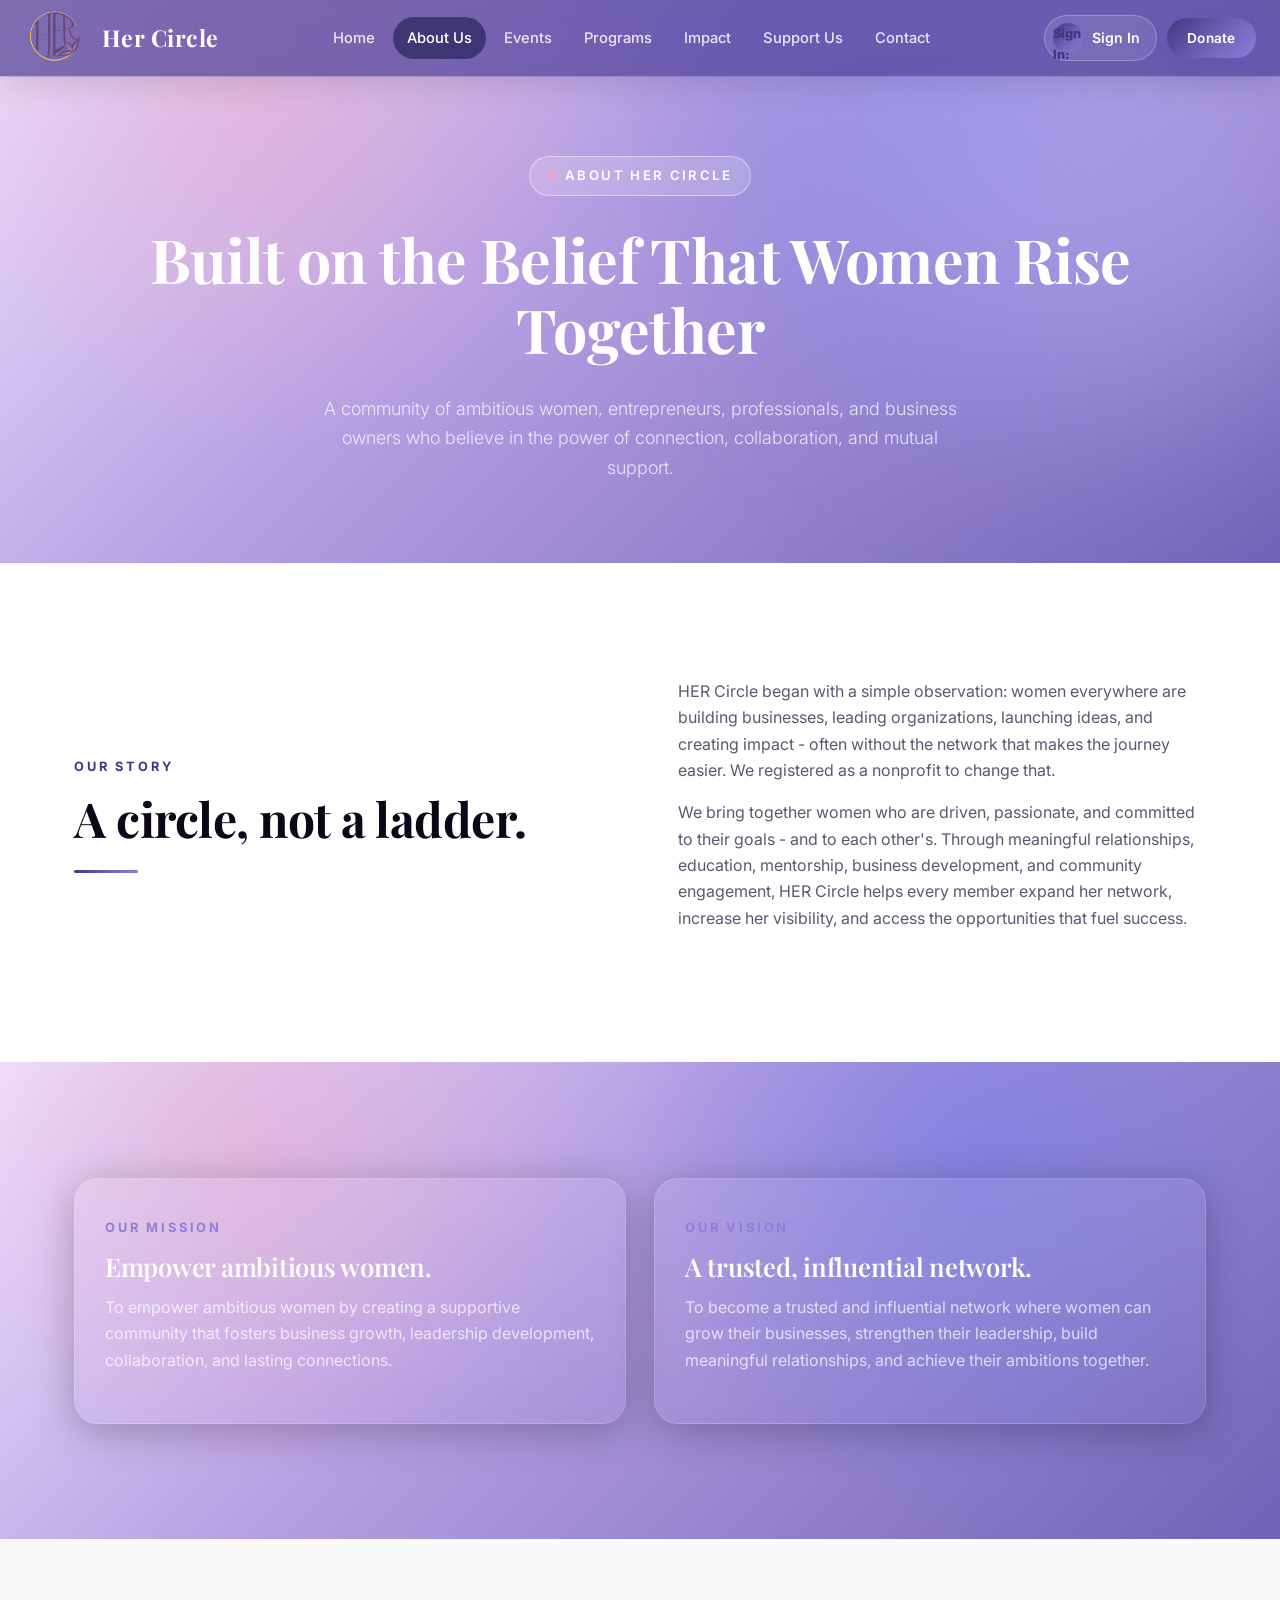
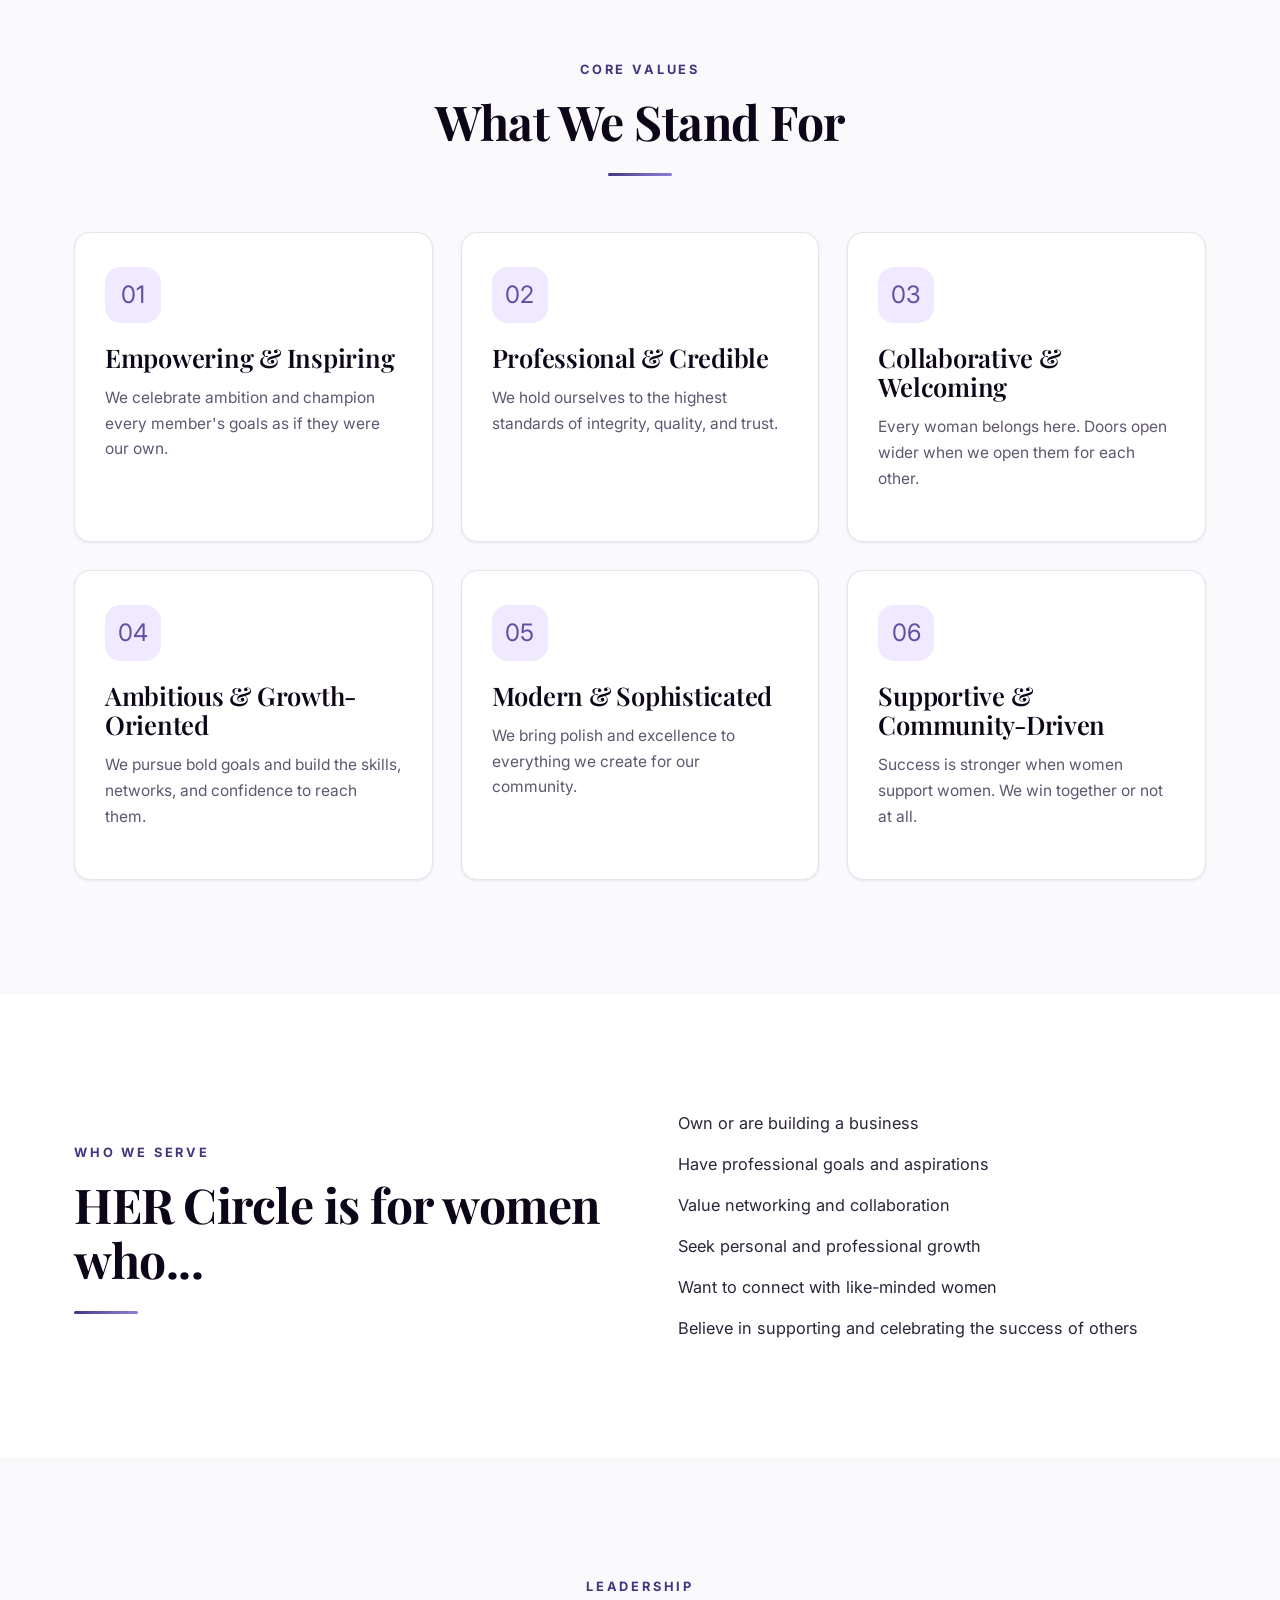
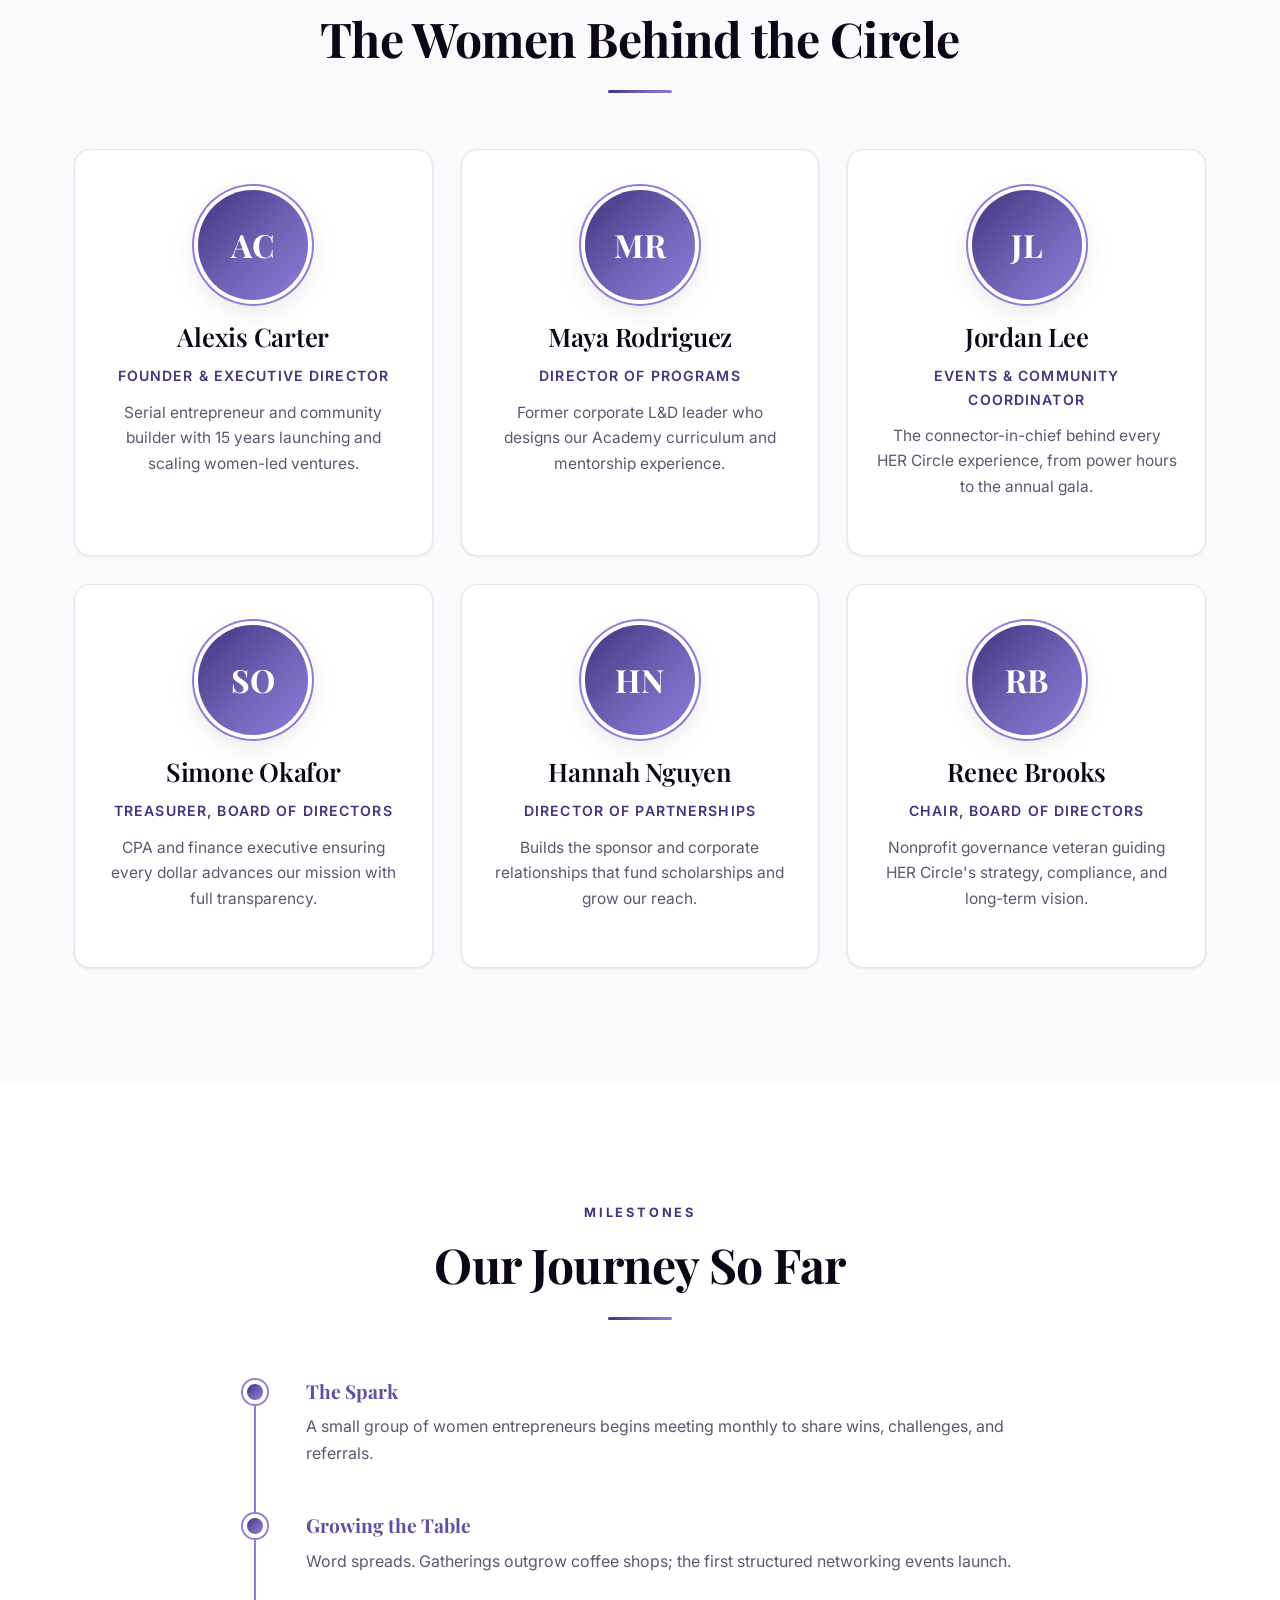
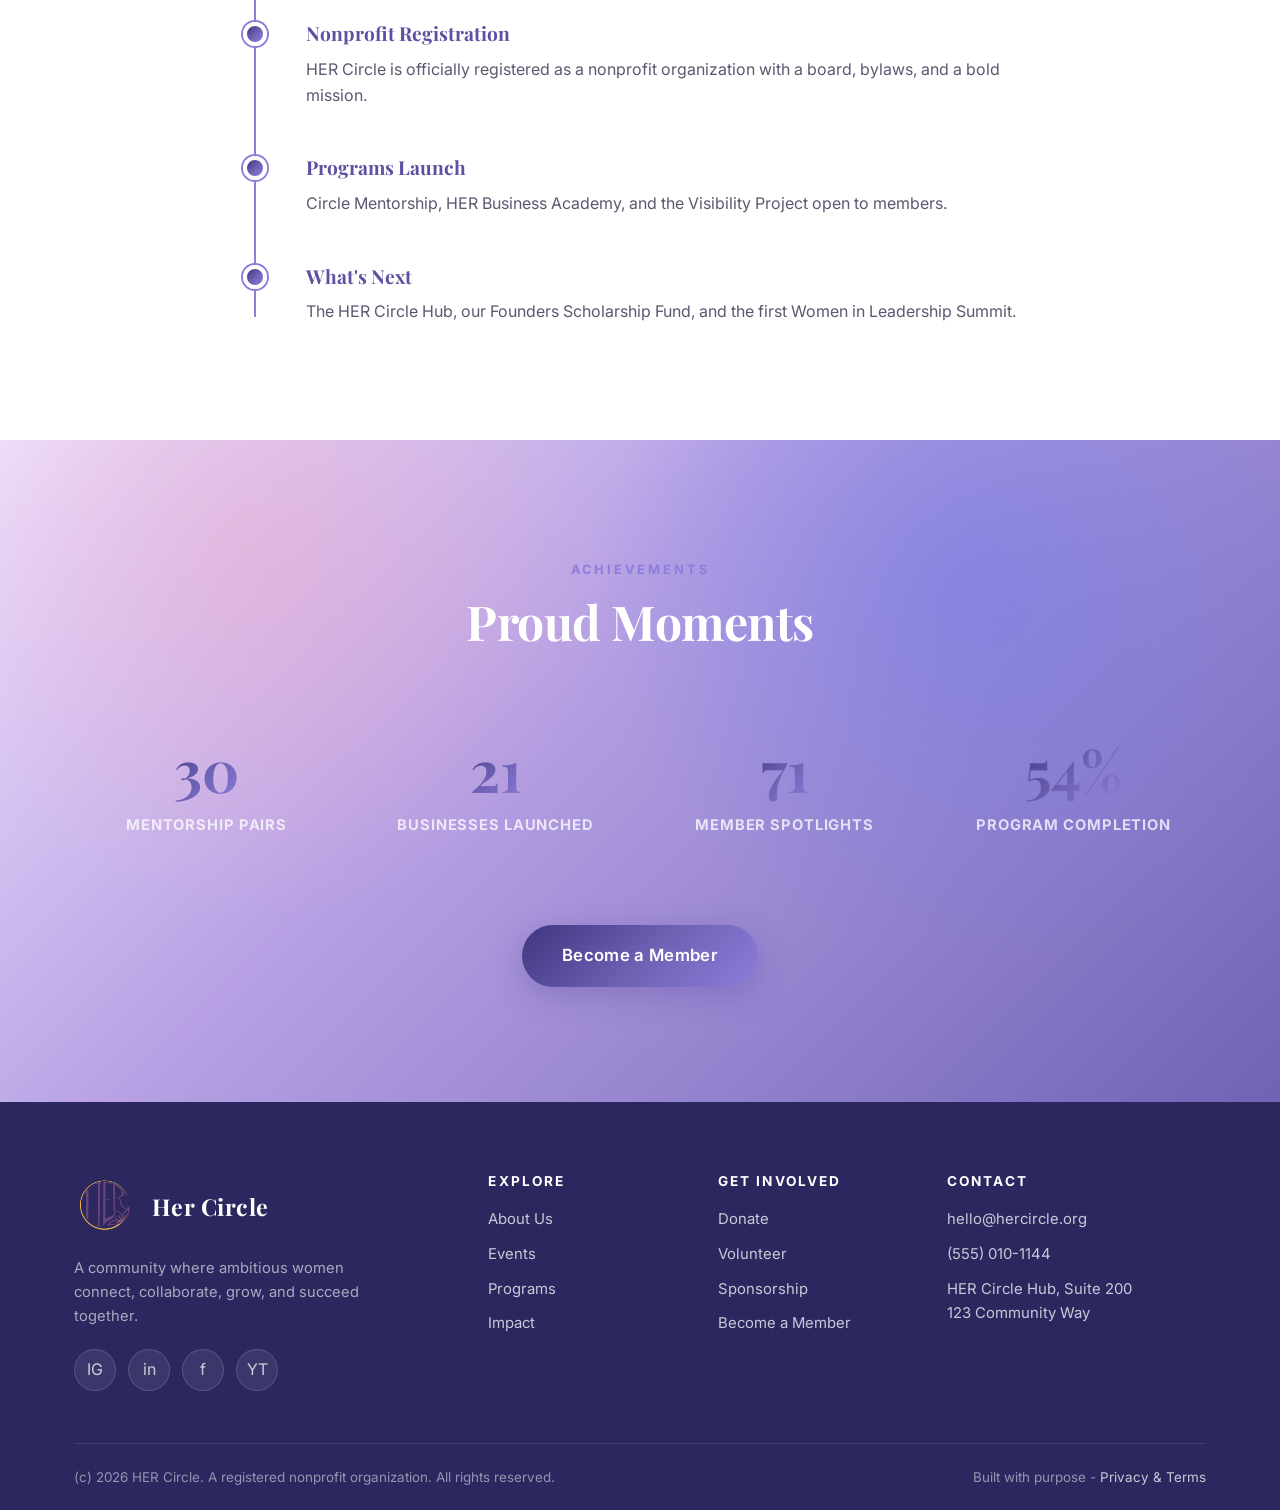
<file: about.html>
<!DOCTYPE html>
<html lang="en">
<head>
  <meta charset="UTF-8">
  <meta name="viewport" content="width=device-width, initial-scale=1.0">
  <title>About Us - HER Circle</title>
  <meta name="description" content="HER Circle is a nonprofit community of ambitious women entrepreneurs, professionals, and leaders. Learn about our story, mission, vision, values, and team.">
  <meta property="og:title" content="About HER Circle">
  <meta property="og:description" content="Our story, mission, vision, and the team behind HER Circle.">
  <meta name="theme-color" content="#2E1065">
  <link rel="canonical" href="https://hercircle.org/about.html">
  <link rel="icon" href="data:image/svg+xml,<svg xmlns='http://www.w3.org/2000/svg' viewBox='0 0 100 100'><circle cx='50' cy='50' r='46' fill='%234B1D95'/><circle cx='50' cy='50' r='30' fill='none' stroke='%23D4AF37' stroke-width='7'/></svg>">
  <link rel="preconnect" href="https://fonts.googleapis.com">
  <link rel="preconnect" href="https://fonts.gstatic.com" crossorigin>
  <link href="https://fonts.googleapis.com/css2?family=Playfair+Display:ital,wght@0,500;0,600;0,700;1,500&family=Inter:wght@300;400;500;600;700;800&display=swap" rel="stylesheet">
  <link rel="stylesheet" href="css/styles.css">
</head>
<body>
  <a class="skip-link" href="#main">Skip to main content</a>
  <div id="site-nav"></div>

  <main id="main">
    <section class="page-hero">
      <div class="hero-glow g1" aria-hidden="true"></div>
      <div class="container">
        <span class="hero-kicker hero-up d1">About HER Circle</span>
        <h1 class="hero-up d2">Built on the Belief That <span class="gold-script">Women Rise Together</span></h1>
        <p class="hero-up d3">A community of ambitious women, entrepreneurs, professionals, and business owners who believe in the power of connection, collaboration, and mutual support.</p>
      </div>
    </section>

    <!-- Story -->
    <section class="section">
      <div class="container">
        <div class="split">
          <div class="reveal">
            <span class="kicker">Our Story</span>
            <h2>A circle, not a ladder.</h2>
            <div class="gold-rule" style="margin-left:0"></div>
          </div>
          <div class="reveal" data-delay="2">
            <p style="color:var(--gray-600)">
              HER Circle began with a simple observation: women everywhere are building businesses, leading
              organizations, launching ideas, and creating impact - often without the network that makes
              the journey easier. We registered as a nonprofit to change that.
            </p>
            <p style="color:var(--gray-600)">
              We bring together women who are driven, passionate, and committed to their goals - and to
              each other's. Through meaningful relationships, education, mentorship, business development,
              and community engagement, HER Circle helps every member expand her network, increase her
              visibility, and access the opportunities that fuel success.
            </p>
          </div>
        </div>
      </div>
    </section>

    <!-- Mission / Vision -->
    <section class="section section-dark">
      <div class="px-layer" aria-hidden="true"></div>
      <div class="container" style="position:relative">
        <div class="grid grid-2">
          <div class="glass reveal">
            <span class="kicker">Our Mission</span>
            <h3>Empower ambitious women.</h3>
            <p>To empower ambitious women by creating a supportive community that fosters business growth, leadership development, collaboration, and lasting connections.</p>
          </div>
          <div class="glass reveal" data-delay="2">
            <span class="kicker">Our Vision</span>
            <h3>A trusted, influential network.</h3>
            <p>To become a trusted and influential network where women can grow their businesses, strengthen their leadership, build meaningful relationships, and achieve their ambitions together.</p>
          </div>
        </div>
      </div>
    </section>

    <!-- Values -->
    <section class="section section-tint">
      <div class="container">
        <div class="section-head reveal">
          <span class="kicker">Core Values</span>
          <h2>What We Stand For</h2>
          <div class="gold-rule"></div>
        </div>
        <div class="grid grid-3">
          <div class="card reveal"><div class="icon" aria-hidden="true">01</div><h3>Empowering &amp; Inspiring</h3><p>We celebrate ambition and champion every member's goals as if they were our own.</p></div>
          <div class="card reveal" data-delay="1"><div class="icon" aria-hidden="true">02</div><h3>Professional &amp; Credible</h3><p>We hold ourselves to the highest standards of integrity, quality, and trust.</p></div>
          <div class="card reveal" data-delay="2"><div class="icon" aria-hidden="true">03</div><h3>Collaborative &amp; Welcoming</h3><p>Every woman belongs here. Doors open wider when we open them for each other.</p></div>
          <div class="card reveal" data-delay="1"><div class="icon" aria-hidden="true">04</div><h3>Ambitious &amp; Growth-Oriented</h3><p>We pursue bold goals and build the skills, networks, and confidence to reach them.</p></div>
          <div class="card reveal" data-delay="2"><div class="icon" aria-hidden="true">05</div><h3>Modern &amp; Sophisticated</h3><p>We bring polish and excellence to everything we create for our community.</p></div>
          <div class="card reveal" data-delay="3"><div class="icon" aria-hidden="true">06</div><h3>Supportive &amp; Community-Driven</h3><p>Success is stronger when women support women. We win together or not at all.</p></div>
        </div>
      </div>
    </section>

    <!-- Who we serve -->
    <section class="section">
      <div class="container">
        <div class="split">
          <div class="reveal">
            <span class="kicker">Who We Serve</span>
            <h2>HER Circle is for women who...</h2>
            <div class="gold-rule" style="margin-left:0"></div>
          </div>
          <div class="reveal" data-delay="2">
            <ul style="display:grid; gap:14px; list-style:none; padding:0; margin:0; color:var(--gray-800); font-size:1.02rem">
              <li>Own or are building a business</li>
              <li>Have professional goals and aspirations</li>
              <li>Value networking and collaboration</li>
              <li>Seek personal and professional growth</li>
              <li>Want to connect with like-minded women</li>
              <li>Believe in supporting and celebrating the success of others</li>
            </ul>
          </div>
        </div>
      </div>
    </section>

    <!-- Leadership -->
    <section class="section section-tint">
      <div class="container">
        <div class="section-head reveal">
          <span class="kicker">Leadership</span>
          <h2>The Women Behind the Circle</h2>
          <div class="gold-rule"></div>
        </div>
        <div class="grid grid-3">
          <div class="card team-card reveal">
            <div class="team-avatar" aria-hidden="true">AC</div>
            <h3>Alexis Carter</h3>
            <div class="role">Founder &amp; Executive Director</div>
            <p>Serial entrepreneur and community builder with 15 years launching and scaling women-led ventures.</p>
          </div>
          <div class="card team-card reveal" data-delay="1">
            <div class="team-avatar" aria-hidden="true">MR</div>
            <h3>Maya Rodriguez</h3>
            <div class="role">Director of Programs</div>
            <p>Former corporate L&amp;D leader who designs our Academy curriculum and mentorship experience.</p>
          </div>
          <div class="card team-card reveal" data-delay="2">
            <div class="team-avatar" aria-hidden="true">JL</div>
            <h3>Jordan Lee</h3>
            <div class="role">Events &amp; Community Coordinator</div>
            <p>The connector-in-chief behind every HER Circle experience, from power hours to the annual gala.</p>
          </div>
          <div class="card team-card reveal" data-delay="1">
            <div class="team-avatar" aria-hidden="true">SO</div>
            <h3>Simone Okafor</h3>
            <div class="role">Treasurer, Board of Directors</div>
            <p>CPA and finance executive ensuring every dollar advances our mission with full transparency.</p>
          </div>
          <div class="card team-card reveal" data-delay="2">
            <div class="team-avatar" aria-hidden="true">HN</div>
            <h3>Hannah Nguyen</h3>
            <div class="role">Director of Partnerships</div>
            <p>Builds the sponsor and corporate relationships that fund scholarships and grow our reach.</p>
          </div>
          <div class="card team-card reveal" data-delay="3">
            <div class="team-avatar" aria-hidden="true">RB</div>
            <h3>Renee Brooks</h3>
            <div class="role">Chair, Board of Directors</div>
            <p>Nonprofit governance veteran guiding HER Circle's strategy, compliance, and long-term vision.</p>
          </div>
        </div>
      </div>
    </section>

    <!-- Timeline -->
    <section class="section">
      <div class="container">
        <div class="section-head reveal">
          <span class="kicker">Milestones</span>
          <h2>Our Journey So Far</h2>
          <div class="gold-rule"></div>
        </div>
        <ul class="timeline">
          <li class="reveal"><span class="dot" aria-hidden="true"></span><span class="year">The Spark</span><p>A small group of women entrepreneurs begins meeting monthly to share wins, challenges, and referrals.</p></li>
          <li class="reveal" data-delay="1"><span class="dot" aria-hidden="true"></span><span class="year">Growing the Table</span><p>Word spreads. Gatherings outgrow coffee shops; the first structured networking events launch.</p></li>
          <li class="reveal" data-delay="2"><span class="dot" aria-hidden="true"></span><span class="year">Nonprofit Registration</span><p>HER Circle is officially registered as a nonprofit organization with a board, bylaws, and a bold mission.</p></li>
          <li class="reveal" data-delay="3"><span class="dot" aria-hidden="true"></span><span class="year">Programs Launch</span><p>Circle Mentorship, HER Business Academy, and the Visibility Project open to members.</p></li>
          <li class="reveal" data-delay="4"><span class="dot" aria-hidden="true"></span><span class="year">What's Next</span><p>The HER Circle Hub, our Founders Scholarship Fund, and the first Women in Leadership Summit.</p></li>
        </ul>
      </div>
    </section>

    <!-- Achievements -->
    <section class="section section-dark cta-band">
      <div class="container">
        <div class="section-head reveal">
          <span class="kicker">Achievements</span>
          <h2>Proud Moments</h2>
        </div>
        <div class="stats-grid">
          <div class="stat reveal"><span class="num" data-count="48">0</span><span class="label">Mentorship Pairs</span></div>
          <div class="stat reveal" data-delay="1"><span class="num" data-count="35">0</span><span class="label">Businesses Launched</span></div>
          <div class="stat reveal" data-delay="2"><span class="num" data-count="120">0</span><span class="label">Member Spotlights</span></div>
          <div class="stat reveal" data-delay="3"><span class="num" data-count="92" data-suffix="%">0</span><span class="label">Program Completion</span></div>
        </div>
        <div class="reveal" style="margin-top:44px">
          <a class="btn btn-purple btn-lg" href="auth.html">Become a Member</a>
        </div>
      </div>
    </section>
  </main>

  <div id="site-footer"></div>
  <script src="js/data.js"></script>
  <script src="js/auth.js"></script>
  <script src="js/main.js"></script>
</body>
</html>
</file>
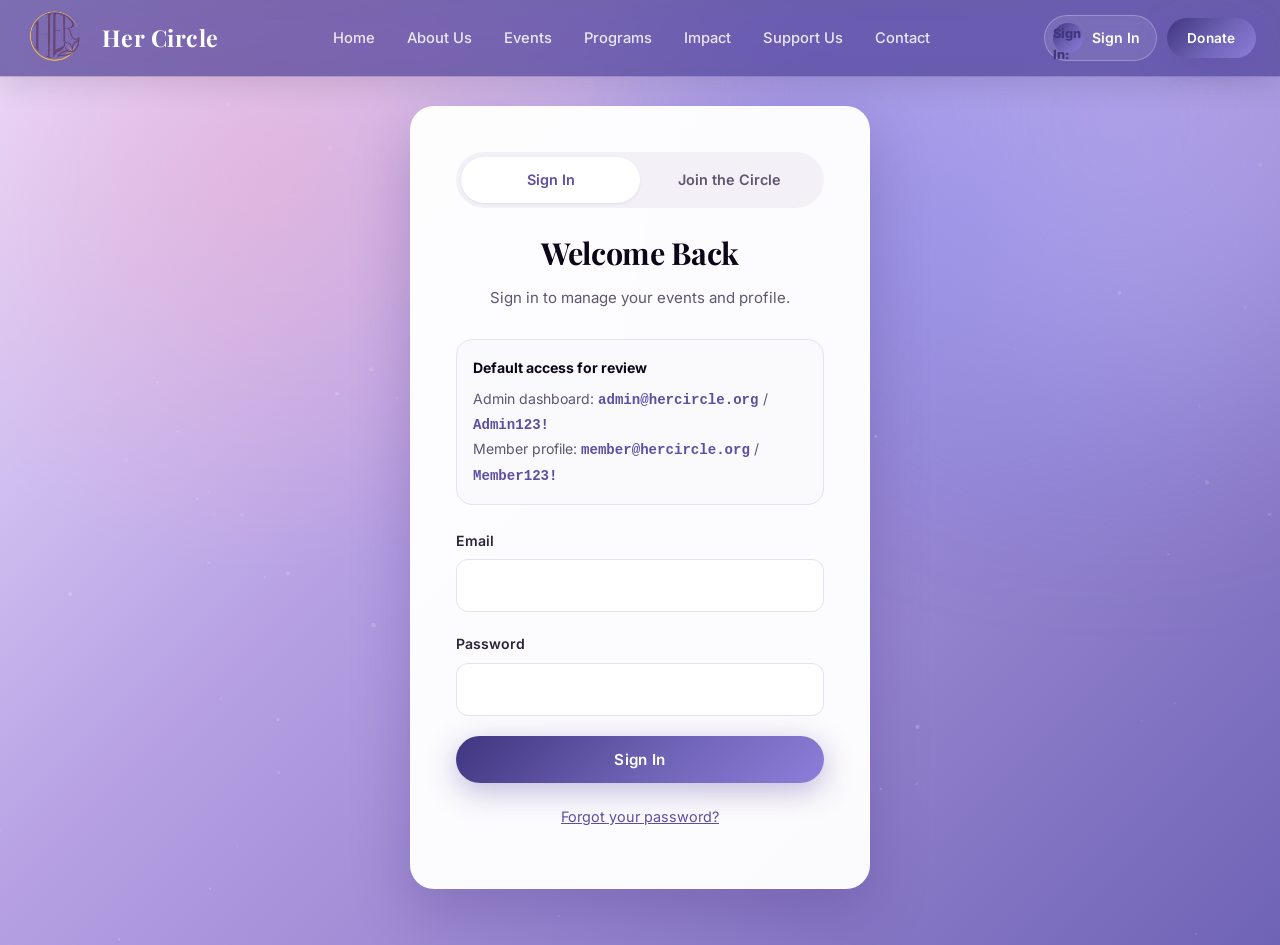
<file: admin.html>
<!DOCTYPE html>
<html lang="en">
<head>
  <meta charset="UTF-8">
  <meta name="viewport" content="width=device-width, initial-scale=1.0">
  <title>Admin Dashboard - HER Circle</title>
  <meta name="robots" content="noindex, nofollow">
  <meta name="theme-color" content="#2E1065">
  <link rel="icon" href="data:image/svg+xml,<svg xmlns='http://www.w3.org/2000/svg' viewBox='0 0 100 100'><circle cx='50' cy='50' r='46' fill='%234B1D95'/><circle cx='50' cy='50' r='30' fill='none' stroke='%23D4AF37' stroke-width='7'/></svg>">
  <link rel="preconnect" href="https://fonts.googleapis.com">
  <link rel="preconnect" href="https://fonts.gstatic.com" crossorigin>
  <link href="https://fonts.googleapis.com/css2?family=Playfair+Display:wght@600;700&family=Inter:wght@400;500;600;700;800&display=swap" rel="stylesheet">
  <link rel="stylesheet" href="css/styles.css">
</head>
<body>
  <a class="skip-link" href="#admin-content">Skip to main content</a>

  <div class="admin-shell">
    <aside class="admin-side" aria-label="Admin navigation">
      <a class="nav-logo" href="index.html"><img src="assets/logo/logoC1.png" alt="" class="nav-logo-img"><span class="nav-logo-text">Her Circle</span></a>
      <a href="#" data-view="overview" class="active">Overview</a>
      <a href="#" data-view="users">Users</a>
      <a href="#" data-view="events">Events</a>
      <a href="#" data-view="contacts">Contacts</a>
      <a href="#" data-view="community">Community</a>
      <div style="flex:1"></div>
      <div style="padding:12px 14px; font-size:.8rem; color:rgba(255,255,255,.5)" id="admin-user"></div>
      <button class="side-link" id="admin-logout">Sign Out</button>
      <a href="index.html">View Site</a>
    </aside>

    <main class="admin-main" id="admin-content" aria-live="polite">
      <div class="empty-state"><span class="big" aria-hidden="true"></span>Loading dashboard...</div>
    </main>
  </div>

  <!-- SheetJS for professional XLSX exports -->
  <script src="https://cdn.sheetjs.com/xlsx-0.20.3/package/dist/xlsx.full.min.js"></script>
  <script src="js/data.js"></script>
  <script src="js/auth.js"></script>
  <script src="js/main.js"></script>
  <script src="js/admin.js"></script>
</body>
</html>
</file>
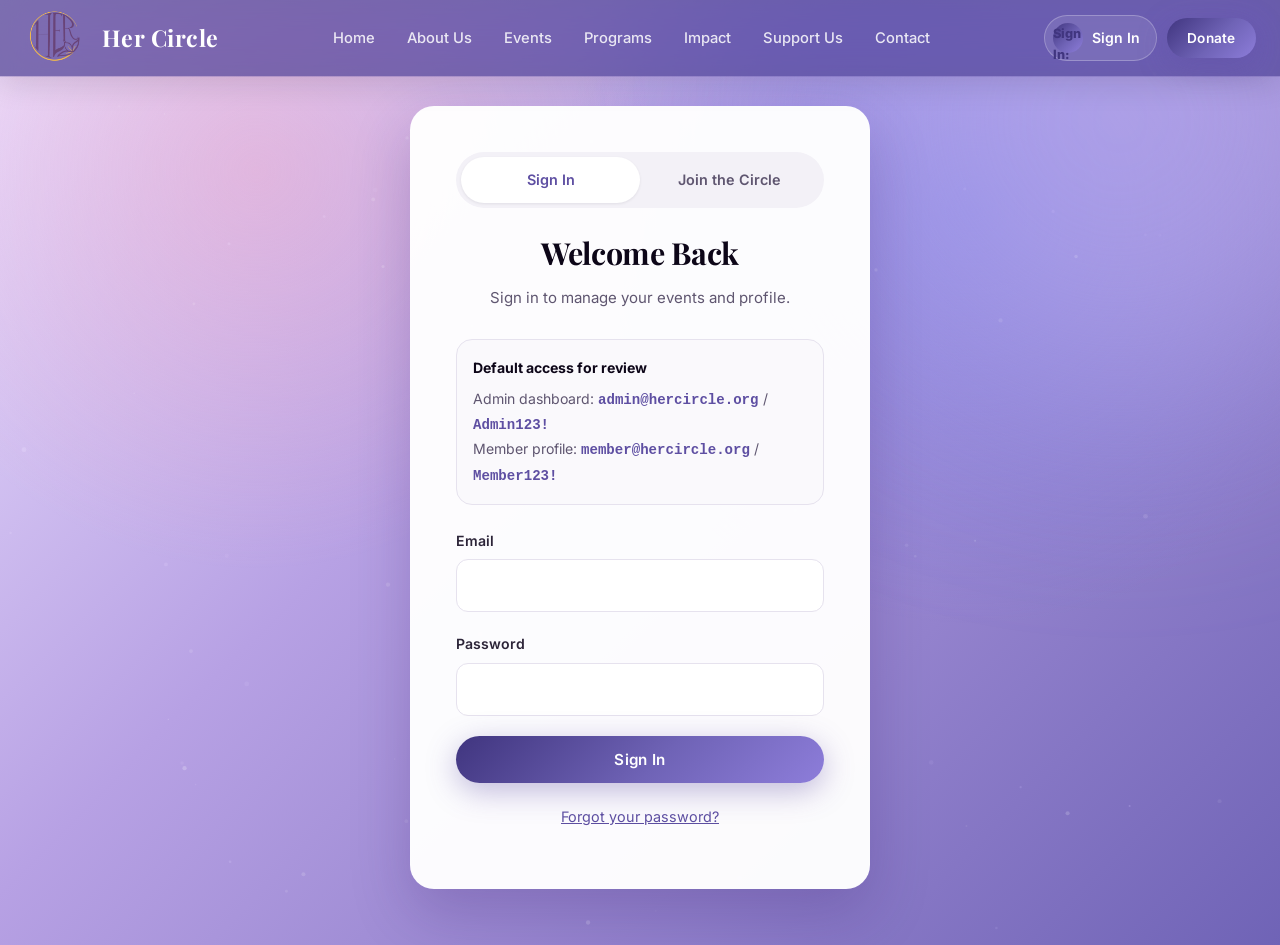
<file: auth.html>
<!DOCTYPE html>
<html lang="en">
<head>
  <meta charset="UTF-8">
  <meta name="viewport" content="width=device-width, initial-scale=1.0">
  <title>Sign In / Join - HER Circle</title>
  <meta name="description" content="Sign in to your HER Circle account or join the community.">
  <meta name="robots" content="noindex">
  <meta name="theme-color" content="#2E1065">
  <link rel="icon" href="data:image/svg+xml,<svg xmlns='http://www.w3.org/2000/svg' viewBox='0 0 100 100'><circle cx='50' cy='50' r='46' fill='%234B1D95'/><circle cx='50' cy='50' r='30' fill='none' stroke='%23D4AF37' stroke-width='7'/></svg>">
  <link rel="preconnect" href="https://fonts.googleapis.com">
  <link rel="preconnect" href="https://fonts.gstatic.com" crossorigin>
  <link href="https://fonts.googleapis.com/css2?family=Playfair+Display:ital,wght@0,500;0,600;0,700;1,500&family=Inter:wght@300;400;500;600;700;800&display=swap" rel="stylesheet">
  <link rel="stylesheet" href="css/styles.css">
</head>
<body data-nav="solid">
  <a class="skip-link" href="#main">Skip to main content</a>
  <div id="site-nav"></div>

  <main id="main" class="auth-wrap">
    <canvas id="particles" aria-hidden="true"></canvas>
    <div class="hero-glow g1" aria-hidden="true"></div>

    <div class="auth-card">
      <div class="auth-tabs" role="tablist" aria-label="Authentication">
        <button role="tab" id="tab-login" aria-selected="true" aria-controls="panel-login">Sign In</button>
        <button role="tab" id="tab-signup" aria-selected="false" aria-controls="panel-signup">Join the Circle</button>
      </div>

      <!-- LOGIN -->
      <section id="panel-login" role="tabpanel" aria-labelledby="tab-login">
        <h1>Welcome Back</h1>
        <p class="auth-sub">Sign in to manage your events and profile.</p>
        <div class="demo-credentials" aria-label="Default demo login credentials">
          <strong>Default access for review</strong>
          <div>Admin dashboard: <code>admin@hercircle.org</code> / <code>Admin123!</code></div>
          <div>Member profile: <code>member@hercircle.org</code> / <code>Member123!</code></div>
        </div>
        <form id="login-form" novalidate>
          <div class="form-grid" style="grid-template-columns:1fr">
            <div class="field"><label for="li-email">Email</label><input id="li-email" type="email" autocomplete="email" required><span class="error-msg">Enter a valid email.</span></div>
            <div class="field"><label for="li-pass">Password</label><input id="li-pass" type="password" autocomplete="current-password" required><span class="error-msg">Enter your password.</span></div>
          </div>
          <div class="form-success" id="login-msg" role="status" style="margin-top:14px"></div>
          <button class="btn btn-purple" type="submit" style="width:100%; margin-top:20px">Sign In</button>
          <p class="auth-switch"><a href="#" id="forgot-link">Forgot your password?</a></p>
        </form>
      </section>

      <!-- SIGNUP -->
      <section id="panel-signup" role="tabpanel" aria-labelledby="tab-signup" hidden>
        <h1>Join the Circle</h1>
        <p class="auth-sub">Create your free account - it takes a minute.</p>
        <form id="signup-form" novalidate>
          <div class="form-grid">
            <div class="field"><label for="su-first">First Name</label><input id="su-first" autocomplete="given-name" required><span class="error-msg">Required.</span></div>
            <div class="field"><label for="su-last">Last Name</label><input id="su-last" autocomplete="family-name" required><span class="error-msg">Required.</span></div>
            <div class="field full"><label for="su-email">Email</label><input id="su-email" type="email" autocomplete="email" required><span class="error-msg">Enter a valid email.</span></div>
            <div class="field full"><label for="su-phone">Phone (optional)</label><input id="su-phone" type="tel" autocomplete="tel"></div>
            <div class="field full">
              <label for="su-pass">Password</label>
              <input id="su-pass" type="password" autocomplete="new-password" required aria-describedby="pw-help">
              <div class="pw-strength" aria-hidden="true"><i id="pw-bar"></i></div>
              <span class="hint" id="pw-help">8+ characters with uppercase, lowercase, and a number.</span>
              <span class="error-msg">Password doesn't meet requirements.</span>
            </div>
          </div>
          <div class="form-success" id="signup-msg" role="status" style="margin-top:14px"></div>
          <button class="btn btn-purple" type="submit" style="width:100%; margin-top:20px">Create Account</button>
        </form>
      </section>

      <!-- FORGOT -->
      <section id="panel-forgot" role="tabpanel" hidden>
        <h1>Reset Password</h1>
        <p class="auth-sub">Enter your email and we'll send a reset link.</p>
        <form id="forgot-form" novalidate>
          <div class="field"><label for="fg-email">Email</label><input id="fg-email" type="email" autocomplete="email" required><span class="error-msg">Enter a valid email.</span></div>
          <div class="form-success" id="forgot-msg" role="status" style="margin-top:14px"></div>
          <button class="btn btn-purple" type="submit" style="width:100%; margin-top:20px">Send Reset Link</button>
          <p class="auth-switch"><a href="#" id="back-login">Back: Back to sign in</a></p>
        </form>
      </section>

      <!-- RESET (via token link) -->
      <section id="panel-reset" role="tabpanel" hidden>
        <h1>Choose a New Password</h1>
        <form id="reset-form" novalidate>
          <div class="field"><label for="rs-pass">New Password</label><input id="rs-pass" type="password" autocomplete="new-password" required><span class="hint">8+ characters with uppercase, lowercase, and a number.</span><span class="error-msg">Password doesn't meet requirements.</span></div>
          <div class="form-success" id="reset-msg" role="status" style="margin-top:14px"></div>
          <button class="btn btn-purple" type="submit" style="width:100%; margin-top:20px">Reset Password</button>
        </form>
      </section>
    </div>
  </main>

  <script src="js/data.js"></script>
  <script src="js/auth.js"></script>
  <script src="js/main.js"></script>
  <script>
    document.addEventListener("DOMContentLoaded", async () => {
      await HCDB.ready;
      const $ = id => document.getElementById(id);
      const params = new URLSearchParams(location.search);
      const next = params.get("next") || "";
      const validEmail = v => /^[^\s@]+@[^\s@]+\.[^\s@]+$/.test(v);

      const panels = ["panel-login", "panel-signup", "panel-forgot", "panel-reset"];
      function show(panel) {
        panels.forEach(p => $(p).hidden = p !== panel);
        $("tab-login").setAttribute("aria-selected", String(panel === "panel-login"));
        $("tab-signup").setAttribute("aria-selected", String(panel === "panel-signup"));
      }
      $("tab-login").addEventListener("click", () => show("panel-login"));
      $("tab-signup").addEventListener("click", () => show("panel-signup"));
      $("forgot-link").addEventListener("click", e => { e.preventDefault(); show("panel-forgot"); });
      $("back-login").addEventListener("click", e => { e.preventDefault(); show("panel-login"); });

      if (params.get("mode") === "signup") show("panel-signup");

      // Email verification link (?verify=token)
      if (params.get("verify")) {
        const res = HCAuth.verifyEmail(params.get("verify"));
        HC.toast(res.ok ? " Email verified. You can now sign in." : res.message, res.ok ? "success" : "error");
      }
      // Password reset link (?reset=token)
      if (params.get("reset")) show("panel-reset");

      function redirectFor(user) {
        if (next) return next;
        return (user.role === "admin" || user.role === "coordinator") ? "admin.html" : "feed.html";
      }

      /* Login */
      $("login-form").addEventListener("submit", async e => {
        e.preventDefault();
        const emailOk = validEmail($("li-email").value.trim());
        const passOk = !!$("li-pass").value;
        $("li-email").closest(".field").classList.toggle("invalid", !emailOk);
        $("li-pass").closest(".field").classList.toggle("invalid", !passOk);
        if (!emailOk || !passOk) return;
        const res = await HCAuth.login($("li-email").value, $("li-pass").value);
        if (!res.ok) { HC.toast(res.message, "error"); return; }
        HC.toast(`Welcome back, ${res.user.firstName}.`, "success");
        setTimeout(() => location.href = redirectFor(res.user), 600);
      });

      /* Signup with live password strength */
      const bar = $("pw-bar");
      const colors = ["#ef4444", "#f59e0b", "#eab308", "#22c55e"];
      $("su-pass").addEventListener("input", e => {
        const s = HCAuth.passwordStrength(e.target.value);
        bar.style.width = (s / 4 * 100) + "%";
        bar.style.background = colors[Math.max(0, s - 1)];
      });
      $("signup-form").addEventListener("submit", async e => {
        e.preventDefault();
        let ok = true;
        [["su-first", v => v], ["su-last", v => v], ["su-email", validEmail], ["su-pass", HCAuth.validPassword]].forEach(([id, test]) => {
          const bad = !test($(id).value.trim());
          $(id).closest(".field").classList.toggle("invalid", bad);
          if (bad) ok = false;
        });
        if (!ok) return;
        const res = await HCAuth.signUp({
          firstName: $("su-first").value, lastName: $("su-last").value,
          email: $("su-email").value, phone: $("su-phone").value, password: $("su-pass").value
        });
        if (!res.ok) { HC.toast(res.message, "error"); return; }
        const box = $("signup-msg");
        box.classList.add("show");
        box.innerHTML = `<strong>Account created.</strong> We've sent a verification email.
          <br><small>(Demo: <a href="auth.html?verify=${res.verifyToken}">click here to verify your email</a> - production sends a real email.)</small>`;
        e.target.reset();
        bar.style.width = "0";
      });

      /* Forgot */
      $("forgot-form").addEventListener("submit", async e => {
        e.preventDefault();
        if (!validEmail($("fg-email").value.trim())) {
          $("fg-email").closest(".field").classList.add("invalid"); return;
        }
        const res = await HCAuth.requestPasswordReset($("fg-email").value);
        const box = $("forgot-msg");
        box.classList.add("show");
        box.innerHTML = `If an account exists for that email, a reset link is on its way.` +
          (res.token ? `<br><small>(Demo: <a href="auth.html?reset=${res.token}">click here to reset now</a>.)</small>` : "");
      });

      /* Reset */
      $("reset-form").addEventListener("submit", async e => {
        e.preventDefault();
        if (!HCAuth.validPassword($("rs-pass").value)) {
          $("rs-pass").closest(".field").classList.add("invalid"); return;
        }
        const res = await HCAuth.resetPassword(params.get("reset"), $("rs-pass").value);
        if (!res.ok) { HC.toast(res.message, "error"); return; }
        const box = $("reset-msg");
        box.classList.add("show");
        box.innerHTML = `<strong>Password updated.</strong> You can now sign in.`;
        setTimeout(() => { show("panel-login"); }, 1500);
      });
    });
  </script>
</body>
</html>
</file>
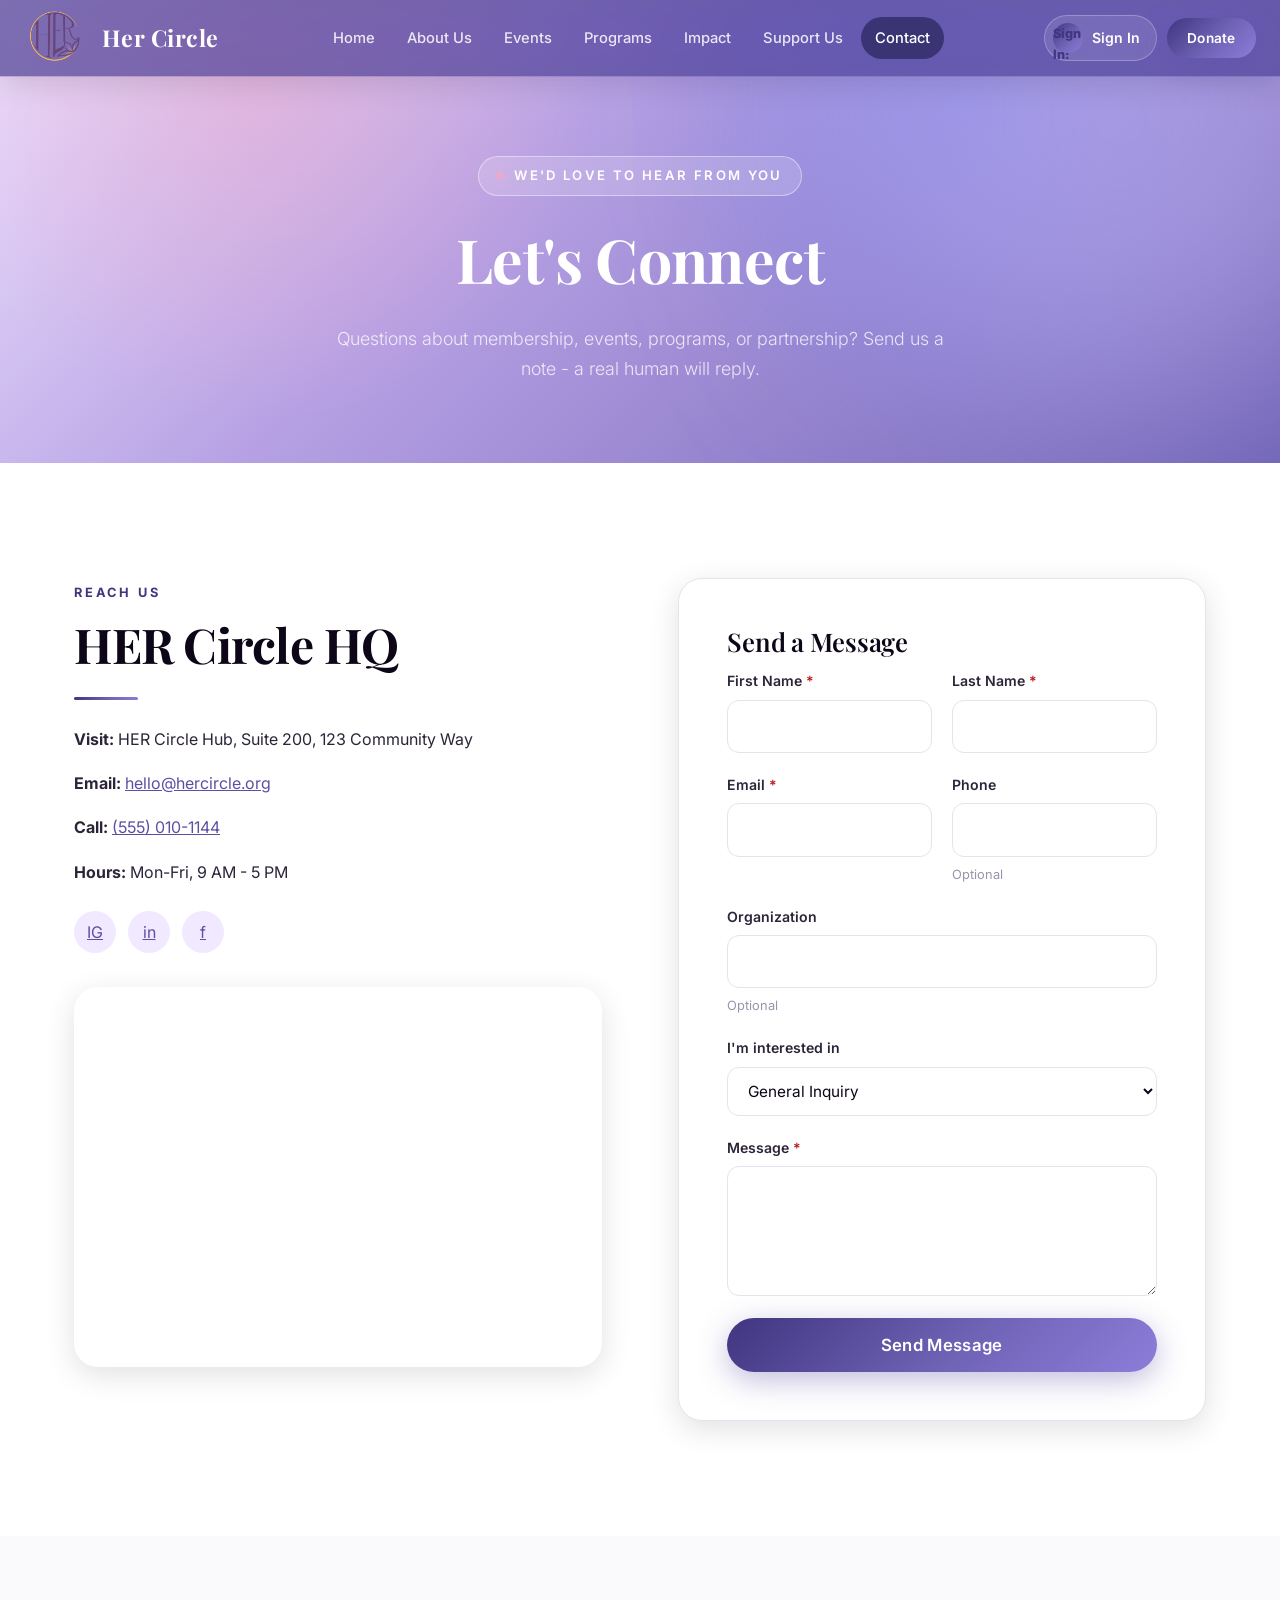
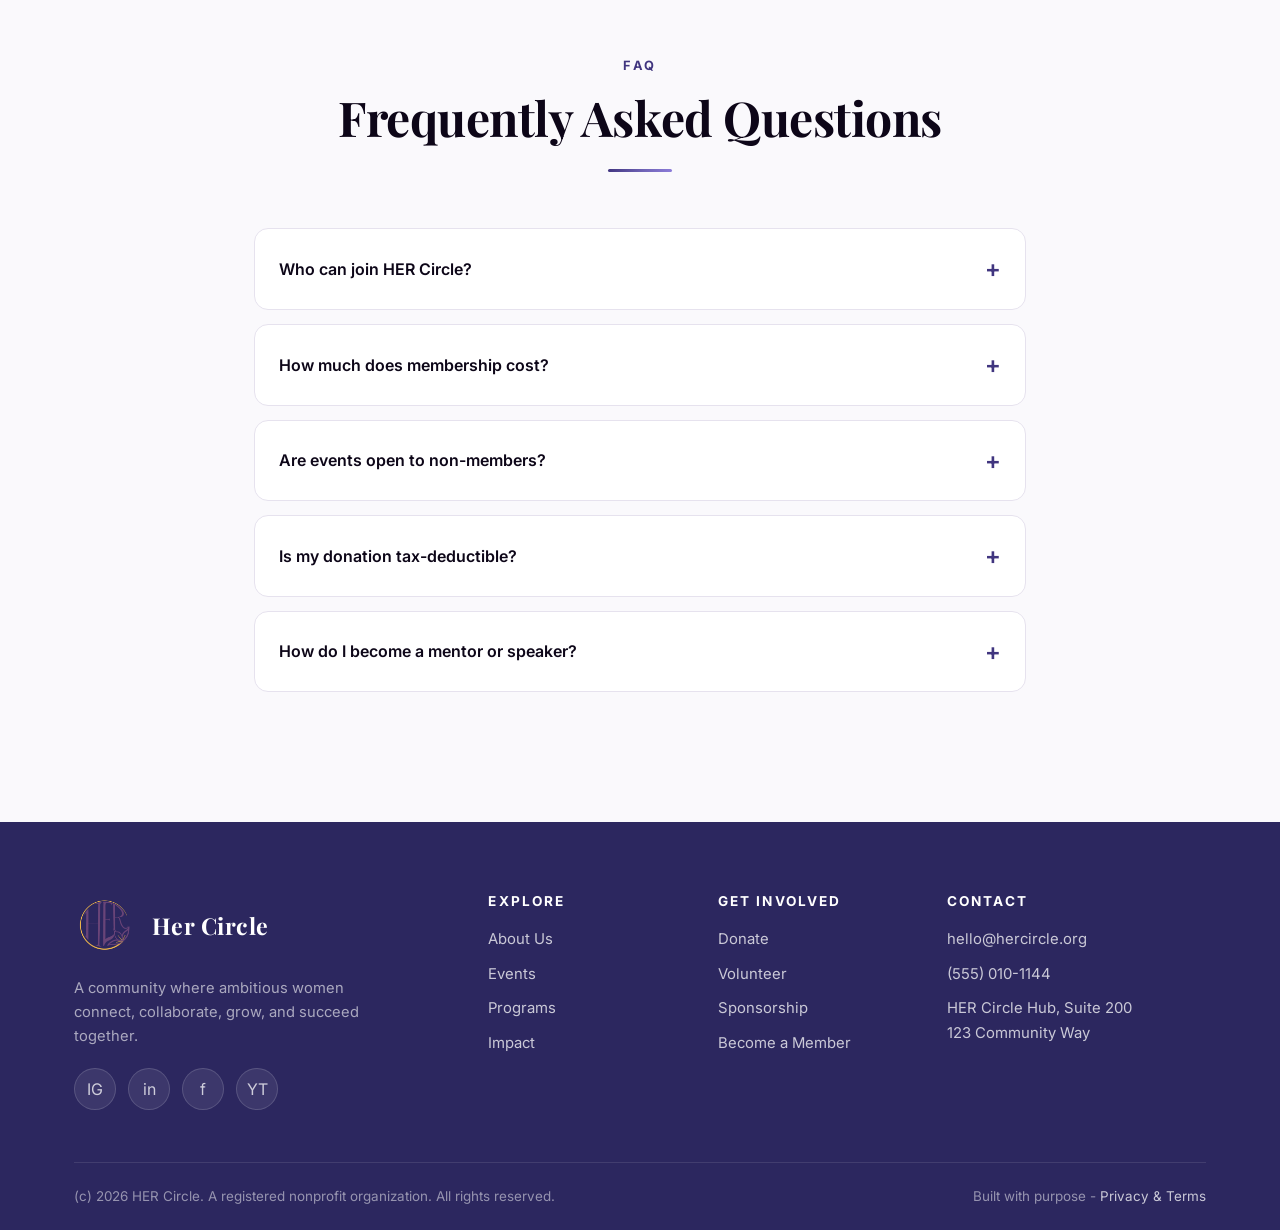
<file: contact.html>
<!DOCTYPE html>
<html lang="en">
<head>
  <meta charset="UTF-8">
  <meta name="viewport" content="width=device-width, initial-scale=1.0">
  <title>Contact - HER Circle</title>
  <meta name="description" content="Get in touch with HER Circle. Ask about membership, events, programs, sponsorship, or volunteering - we'd love to hear from you.">
  <meta property="og:title" content="Contact HER Circle">
  <meta property="og:description" content="Questions about membership, events, or partnership? Reach out.">
  <meta name="theme-color" content="#2E1065">
  <link rel="canonical" href="https://hercircle.org/contact.html">
  <link rel="icon" href="data:image/svg+xml,<svg xmlns='http://www.w3.org/2000/svg' viewBox='0 0 100 100'><circle cx='50' cy='50' r='46' fill='%234B1D95'/><circle cx='50' cy='50' r='30' fill='none' stroke='%23D4AF37' stroke-width='7'/></svg>">
  <link rel="preconnect" href="https://fonts.googleapis.com">
  <link rel="preconnect" href="https://fonts.gstatic.com" crossorigin>
  <link href="https://fonts.googleapis.com/css2?family=Playfair+Display:ital,wght@0,500;0,600;0,700;1,500&family=Inter:wght@300;400;500;600;700;800&display=swap" rel="stylesheet">
  <link rel="stylesheet" href="css/styles.css">
</head>
<body>
  <a class="skip-link" href="#main">Skip to main content</a>
  <div id="site-nav"></div>

  <main id="main">
    <section class="page-hero">
      <div class="hero-glow g1" aria-hidden="true"></div>
      <div class="container">
        <span class="hero-kicker hero-up d1">We'd Love to Hear From You</span>
        <h1 class="hero-up d2">Let's <span class="gold-script">Connect</span></h1>
        <p class="hero-up d3">Questions about membership, events, programs, or partnership? Send us a note - a real human will reply.</p>
      </div>
    </section>

    <section class="section">
      <div class="container">
        <div class="split" style="align-items:start">
          <!-- Contact info -->
          <div class="reveal">
            <span class="kicker">Reach Us</span>
            <h2>HER Circle HQ</h2>
            <div class="gold-rule" style="margin-left:0"></div>
            <ul style="list-style:none; padding:0; margin:26px 0; display:grid; gap:18px; color:var(--gray-800)">
              <li><strong>Visit:</strong> HER Circle Hub, Suite 200, 123 Community Way</li>
              <li><strong>Email:</strong> <a href="mailto:hello@hercircle.org">hello@hercircle.org</a></li>
              <li><strong>Call:</strong> <a href="tel:+15550101144">(555) 010-1144</a></li>
              <li><strong>Hours:</strong> Mon-Fri, 9 AM - 5 PM</li>
            </ul>
            <div class="social-row" style="margin-bottom:34px">
              <a href="https://instagram.com" target="_blank" rel="noopener" aria-label="Instagram" style="background:var(--purple-soft); color:var(--purple); border:0">IG</a>
              <a href="https://linkedin.com" target="_blank" rel="noopener" aria-label="LinkedIn" style="background:var(--purple-soft); color:var(--purple); border:0">in</a>
              <a href="https://facebook.com" target="_blank" rel="noopener" aria-label="Facebook" style="background:var(--purple-soft); color:var(--purple); border:0">f</a>
            </div>
            <iframe class="map-embed" title="Map to HER Circle Hub" loading="lazy"
              src="https://www.openstreetmap.org/export/embed.html?bbox=-87.65%2C41.87%2C-87.61%2C41.90&layer=mapnik"></iframe>
          </div>

          <!-- Contact form -->
          <form class="form-card reveal" data-delay="1" id="contact-form" novalidate>
            <h3>Send a Message</h3>
            <div class="form-grid">
              <div class="field"><label for="ct-first">First Name <span class="req" aria-hidden="true">*</span></label><input id="ct-first" required autocomplete="given-name"><span class="error-msg">Please enter your first name.</span></div>
              <div class="field"><label for="ct-last">Last Name <span class="req" aria-hidden="true">*</span></label><input id="ct-last" required autocomplete="family-name"><span class="error-msg">Please enter your last name.</span></div>
              <div class="field"><label for="ct-email">Email <span class="req" aria-hidden="true">*</span></label><input id="ct-email" type="email" required autocomplete="email"><span class="error-msg">Please enter a valid email.</span></div>
              <div class="field"><label for="ct-phone">Phone</label><input id="ct-phone" type="tel" autocomplete="tel"><span class="hint">Optional</span></div>
              <div class="field full"><label for="ct-org">Organization</label><input id="ct-org" autocomplete="organization"><span class="hint">Optional</span></div>
              <div class="field full">
                <label for="ct-interest">I'm interested in</label>
                <select id="ct-interest">
                  <option value="General Inquiry">General Inquiry</option>
                  <option value="Membership">Membership</option>
                  <option value="Events">Events</option>
                  <option value="Circle Mentorship">Circle Mentorship</option>
                  <option value="HER Business Academy">HER Business Academy</option>
                  <option value="Connect & Collaborate">Connect &amp; Collaborate</option>
                  <option value="Visibility Project">Visibility Project</option>
                  <option value="Volunteering">Volunteering</option>
                  <option value="Sponsorship">Sponsorship / Partnership</option>
                  <option value="Media">Media &amp; Press</option>
                </select>
              </div>
              <div class="field full"><label for="ct-message">Message <span class="req" aria-hidden="true">*</span></label><textarea id="ct-message" required></textarea><span class="error-msg">Please include a message.</span></div>
            </div>
            <div class="form-success" id="contact-success" role="status"></div>
            <button class="btn btn-purple btn-lg" type="submit" style="width:100%; margin-top:22px">Send Message</button>
          </form>
        </div>
      </div>
    </section>

    <!-- FAQ -->
    <section class="section section-tint">
      <div class="container" style="max-width:820px">
        <div class="section-head reveal">
          <span class="kicker">FAQ</span>
          <h2>Frequently Asked Questions</h2>
          <div class="gold-rule"></div>
        </div>
        <details class="faq-item reveal"><summary>Who can join HER Circle?</summary><div class="faq-body">HER Circle welcomes women who own or are building a business, have professional goals, and believe in supporting other women's success - entrepreneurs, professionals, executives, and emerging leaders alike.</div></details>
        <details class="faq-item reveal" data-delay="1"><summary>How much does membership cost?</summary><div class="faq-body">We offer tiered membership options, and our Founders Scholarship covers membership for women facing financial barriers. Reach out through the form above and we'll share current pricing.</div></details>
        <details class="faq-item reveal" data-delay="2"><summary>Are events open to non-members?</summary><div class="faq-body">Many are! Most networking events welcome guests, while some workshops and roundtables are member-exclusive. Each event page notes who can attend.</div></details>
        <details class="faq-item reveal" data-delay="3"><summary>Is my donation tax-deductible?</summary><div class="faq-body">HER Circle is a registered nonprofit organization. You'll receive a receipt for every gift; consult your tax advisor regarding deductibility in your situation.</div></details>
        <details class="faq-item reveal" data-delay="4"><summary>How do I become a mentor or speaker?</summary><div class="faq-body">We'd love that. Select "Volunteering" in the contact form or sign up on our <a href="support.html#volunteer">Support Us</a> page, and our programs team will follow up with next steps.</div></details>
      </div>
    </section>
  </main>

  <div id="site-footer"></div>
  <script src="js/data.js"></script>
  <script src="js/auth.js"></script>
  <script src="js/main.js"></script>
  <script>
    document.addEventListener("DOMContentLoaded", async () => {
      await HCDB.ready;

      // Pre-select interest from ?interest= (e.g. linked from Programs/Support)
      const interest = new URLSearchParams(location.search).get("interest");
      if (interest) {
        const sel = document.getElementById("ct-interest");
        [...sel.options].forEach(o => { if (o.value.toLowerCase() === interest.toLowerCase()) sel.value = o.value; });
      }

      document.getElementById("contact-form").addEventListener("submit", e => {
        e.preventDefault();
        const f = id => document.getElementById(id);
        const validEmail = v => /^[^\s@]+@[^\s@]+\.[^\s@]+$/.test(v);
        let ok = true;
        [["ct-first", v => v], ["ct-last", v => v], ["ct-email", validEmail], ["ct-message", v => v]].forEach(([id, test]) => {
          const bad = !test(f(id).value.trim());
          f(id).closest(".field").classList.toggle("invalid", bad);
          if (bad) ok = false;
        });
        if (!ok) { HC.toast("Please fix the highlighted fields.", "error"); return; }

        HCDB.insert("contacts", {
          firstName: f("ct-first").value.trim(),
          lastName: f("ct-last").value.trim(),
          email: f("ct-email").value.trim().toLowerCase(),
          phone: f("ct-phone").value.trim(),
          organization: f("ct-org").value.trim(),
          eventInterest: f("ct-interest").value,
          message: f("ct-message").value.trim(),
          status: "new",
          notes: ""
        });

        const box = document.getElementById("contact-success");
        box.classList.add("show");
        box.innerHTML = `<strong>Message received.</strong> Thank you for reaching out - our team typically replies within two business days.`;
        HC.toast("Message sent. We will be in touch soon.", "success");
        e.target.reset();
        box.scrollIntoView({ behavior: "smooth", block: "center" });
      });
    });
  </script>
</body>
</html>
</file>
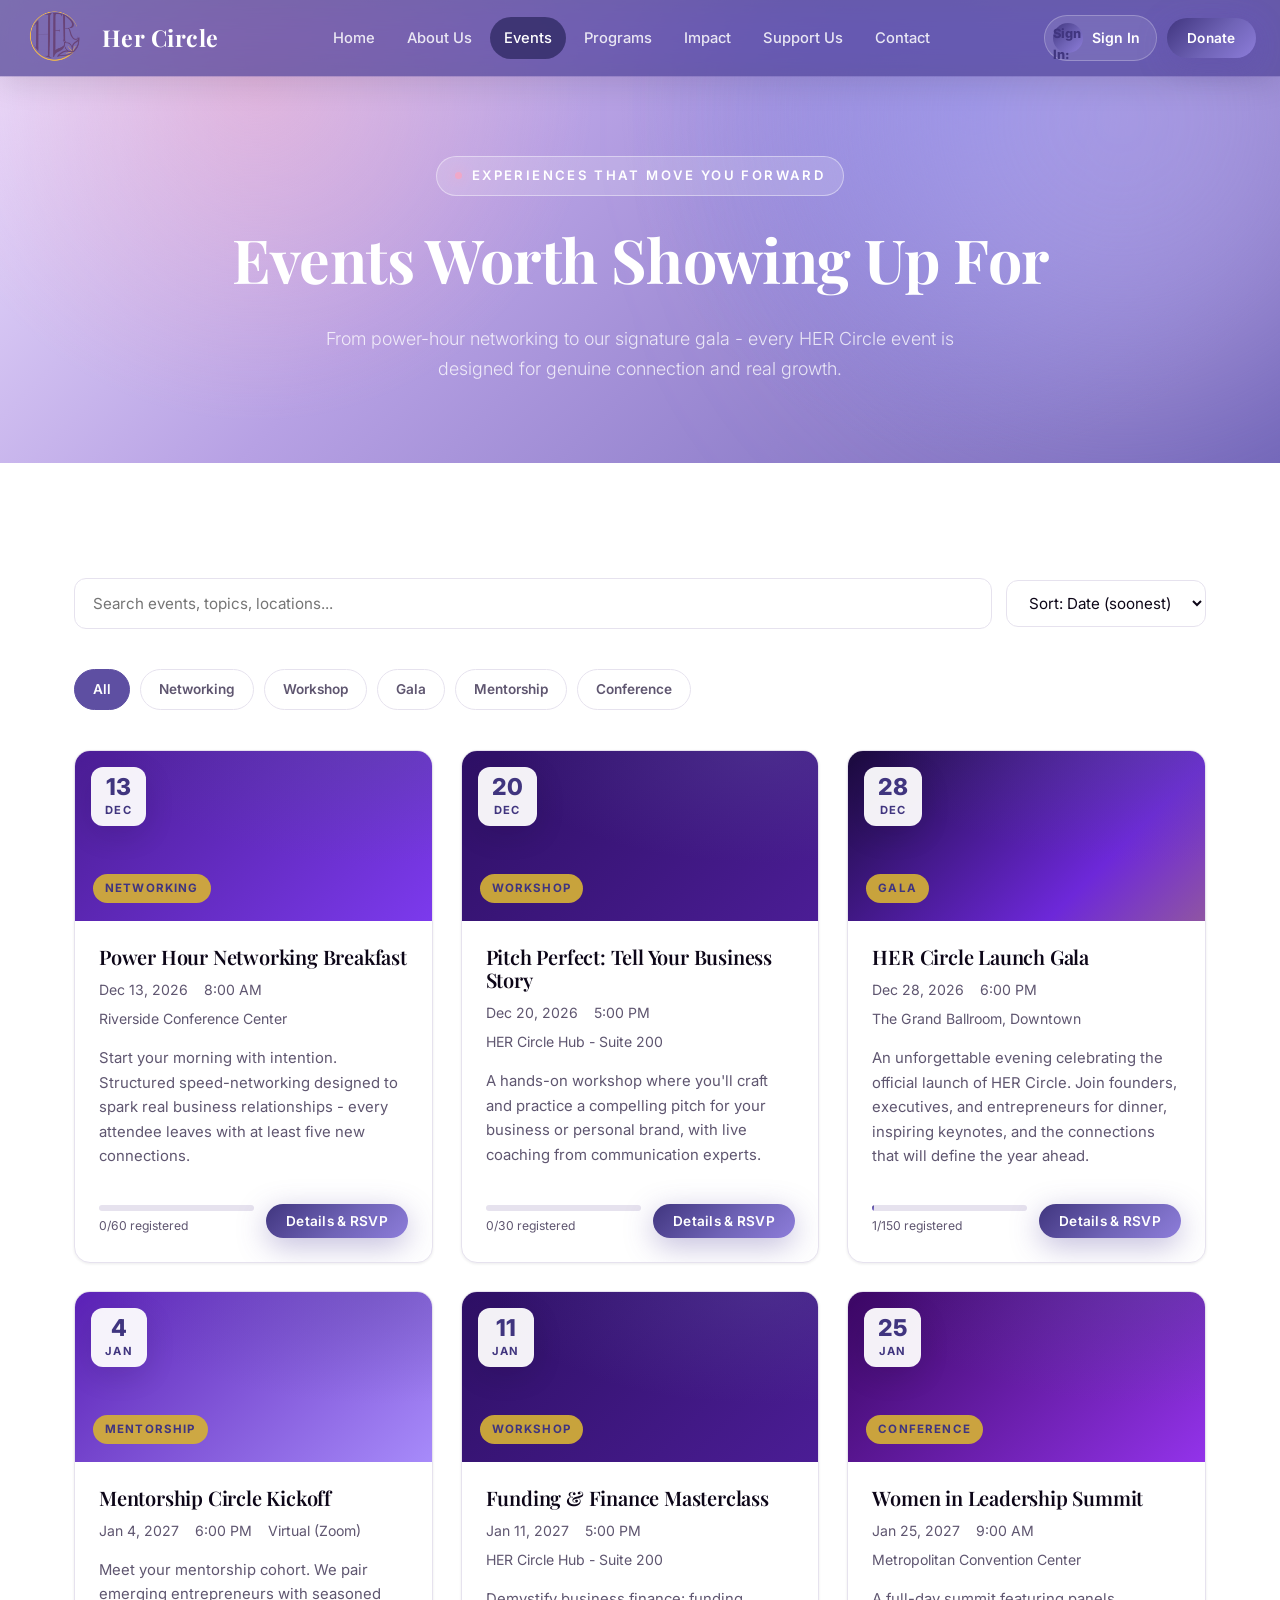
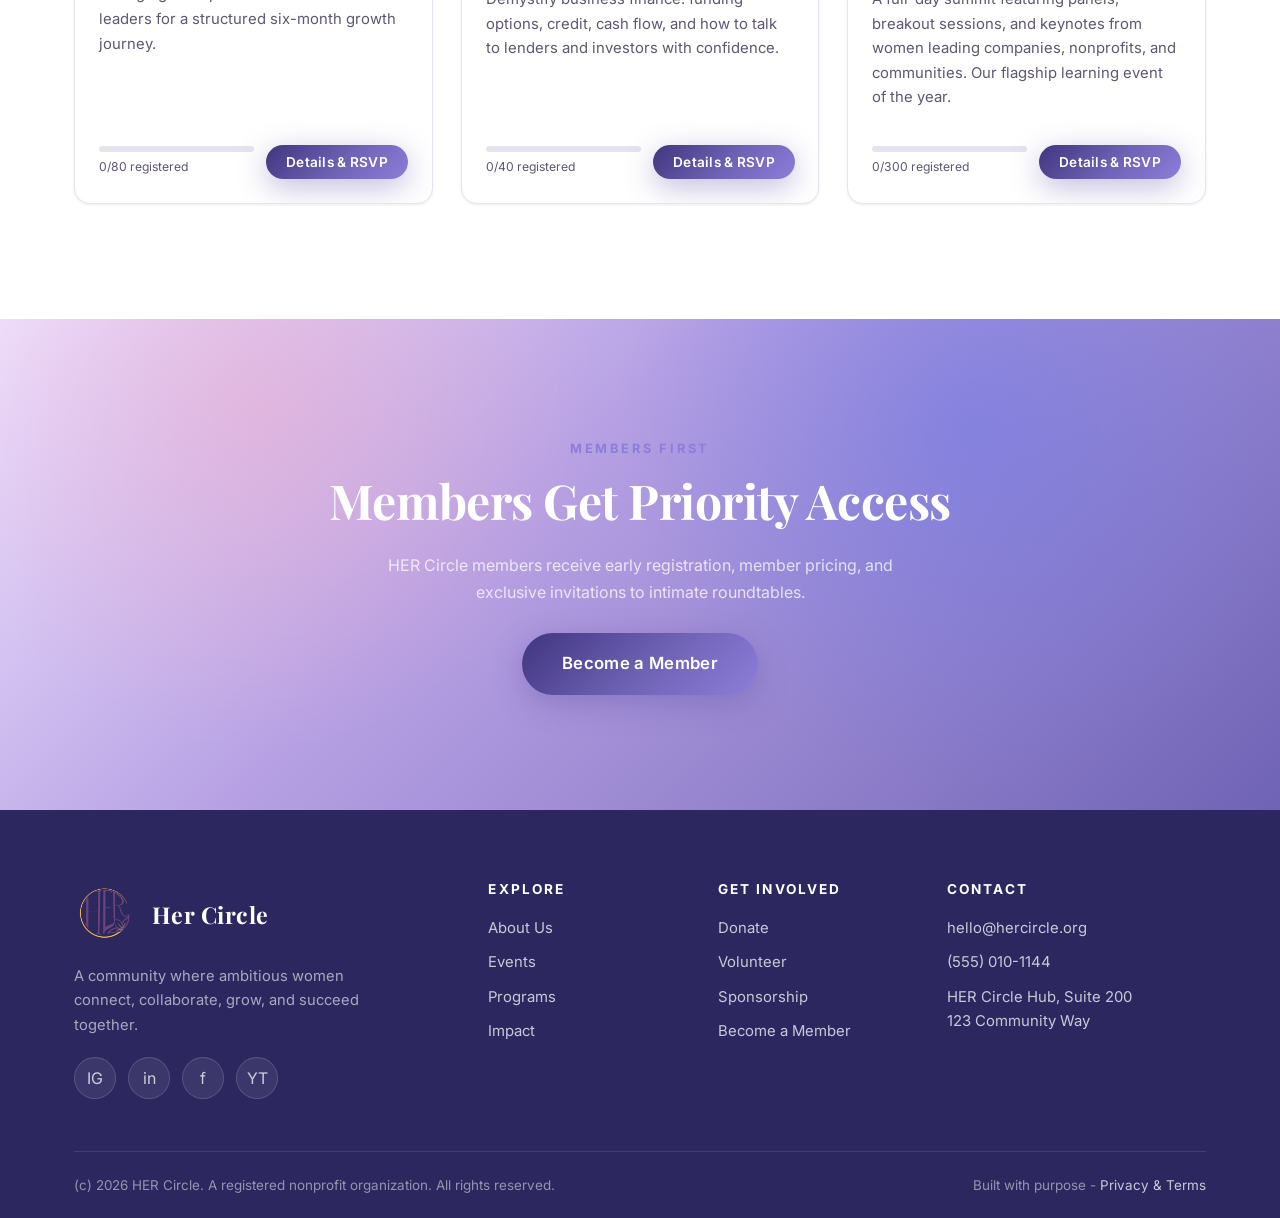
<file: events.html>
<!DOCTYPE html>
<html lang="en">
<head>
  <meta charset="UTF-8">
  <meta name="viewport" content="width=device-width, initial-scale=1.0">
  <title>Events - HER Circle</title>
  <meta name="description" content="Discover HER Circle events: networking power hours, business workshops, mentorship circles, galas, and our Women in Leadership Summit. Register or join a waitlist.">
  <meta property="og:title" content="HER Circle Events">
  <meta property="og:description" content="Networking, workshops, mentorship, and signature experiences for ambitious women.">
  <meta name="theme-color" content="#2E1065">
  <link rel="canonical" href="https://hercircle.org/events.html">
  <link rel="icon" href="data:image/svg+xml,<svg xmlns='http://www.w3.org/2000/svg' viewBox='0 0 100 100'><circle cx='50' cy='50' r='46' fill='%234B1D95'/><circle cx='50' cy='50' r='30' fill='none' stroke='%23D4AF37' stroke-width='7'/></svg>">
  <link rel="preconnect" href="https://fonts.googleapis.com">
  <link rel="preconnect" href="https://fonts.gstatic.com" crossorigin>
  <link href="https://fonts.googleapis.com/css2?family=Playfair+Display:ital,wght@0,500;0,600;0,700;1,500&family=Inter:wght@300;400;500;600;700;800&display=swap" rel="stylesheet">
  <link rel="stylesheet" href="css/styles.css">
</head>
<body>
  <a class="skip-link" href="#main">Skip to main content</a>
  <div id="site-nav"></div>

  <main id="main">
    <section class="page-hero">
      <div class="hero-glow g1" aria-hidden="true"></div>
      <div class="container">
        <span class="hero-kicker hero-up d1">Experiences That Move You Forward</span>
        <h1 class="hero-up d2">Events <span class="gold-script">Worth Showing Up For</span></h1>
        <p class="hero-up d3">From power-hour networking to our signature gala - every HER Circle event is designed for genuine connection and real growth.</p>
      </div>
    </section>

    <section class="section">
      <div class="container">
        <div class="toolbar reveal">
          <label class="sr-only" for="event-search">Search events</label>
          <input id="event-search" type="search" placeholder="Search events, topics, locations...">
          <label class="sr-only" for="event-sort">Sort events</label>
          <select id="event-sort">
            <option value="date">Sort: Date (soonest)</option>
            <option value="title">Sort: Title (A-Z)</option>
          </select>
        </div>
        <div class="chip-row reveal" data-delay="1" id="category-chips" role="group" aria-label="Filter by category" style="margin-bottom:40px"></div>
        <div class="grid grid-3" id="events-list" aria-live="polite"></div>
      </div>
    </section>

    <section class="section section-dark cta-band">
      <div class="container">
        <div class="reveal">
          <span class="kicker">Members First</span>
          <h2>Members Get Priority Access</h2>
          <p style="color:rgba(255,255,255,.75); max-width:540px; margin:0 auto 28px">
            HER Circle members receive early registration, member pricing, and exclusive invitations to intimate roundtables.
          </p>
          <a class="btn btn-purple btn-lg" href="auth.html">Become a Member</a>
        </div>
      </div>
    </section>
  </main>

  <!-- Event detail / RSVP modal -->
  <div class="modal-backdrop" id="event-modal" role="dialog" aria-modal="true" aria-labelledby="modal-title">
    <div class="modal"></div>
  </div>

  <div id="site-footer"></div>
  <script src="js/data.js"></script>
  <script src="js/auth.js"></script>
  <script src="js/main.js"></script>
  <script src="js/events.js"></script>
</body>
</html>
</file>
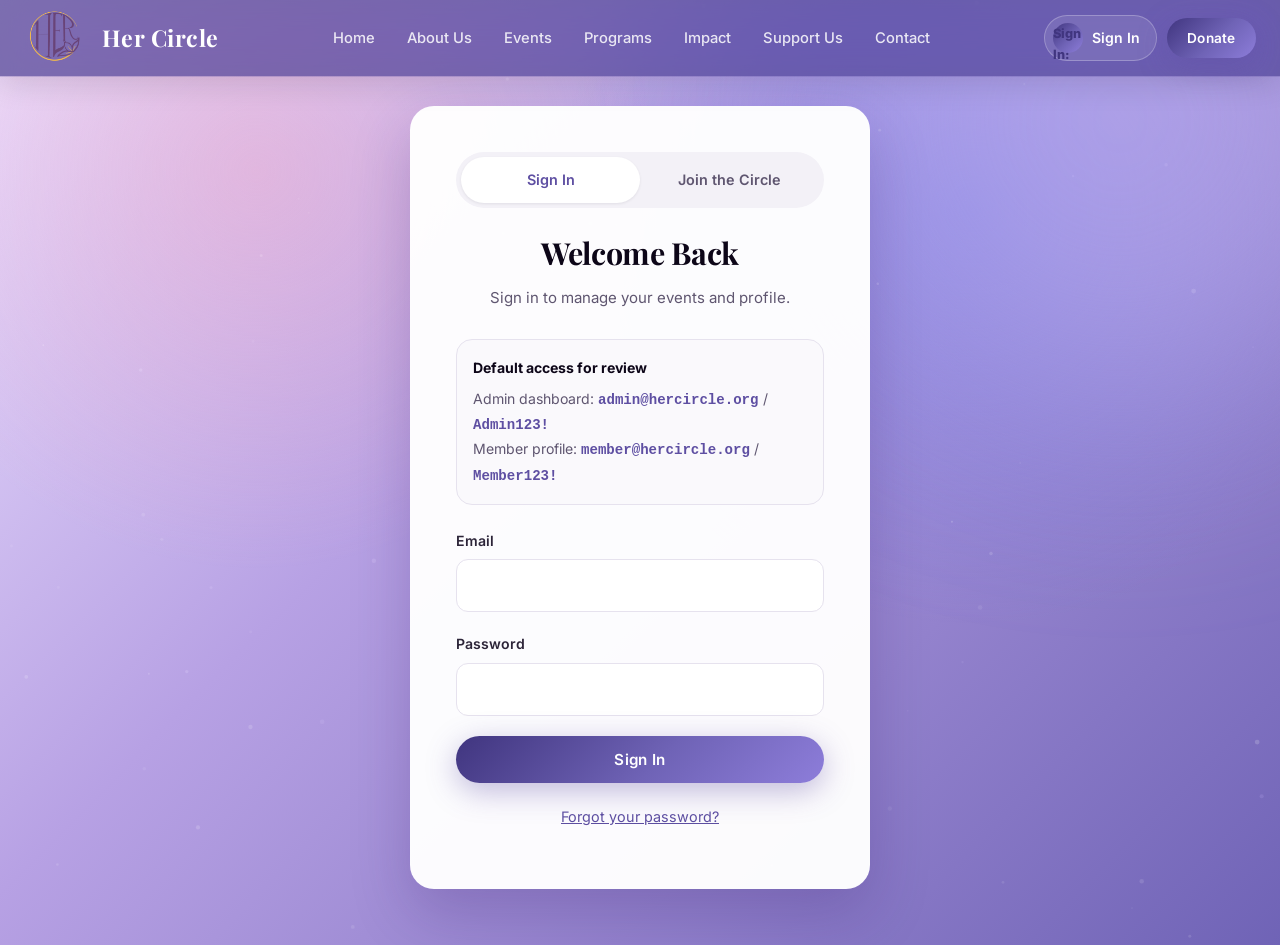
<file: feed.html>
<!DOCTYPE html>
<html lang="en">
<head>
  <meta charset="UTF-8">
  <meta name="viewport" content="width=device-width, initial-scale=1.0">
  <title>Community Feed - HER Circle</title>
  <meta name="description" content="Connect, share, and grow with the HER Circle community.">
  <meta name="robots" content="noindex">
  <meta name="theme-color" content="#2E1065">
  <link rel="icon" href="data:image/svg+xml,<svg xmlns='http://www.w3.org/2000/svg' viewBox='0 0 100 100'><circle cx='50' cy='50' r='46' fill='%234B1D95'/><circle cx='50' cy='50' r='30' fill='none' stroke='%23D4AF37' stroke-width='7'/></svg>">
  <link rel="preconnect" href="https://fonts.googleapis.com">
  <link rel="preconnect" href="https://fonts.gstatic.com" crossorigin>
  <link href="https://fonts.googleapis.com/css2?family=Playfair+Display:ital,wght@0,500;0,600;0,700;1,500&family=Inter:wght@300;400;500;600;700;800&display=swap" rel="stylesheet">
  <link rel="stylesheet" href="css/styles.css">
</head>
<body data-nav="solid">
  <a class="skip-link" href="#main">Skip to main content</a>
  <div id="site-nav"></div>

  <main id="main" class="feed-page">
    <div class="container">
      <div class="feed-layout">

        <!-- Left: Profile Card -->
        <aside class="feed-left" aria-label="Profile summary">
          <div id="feed-profile-card"></div>
        </aside>

        <!-- Center: Post Feed -->
        <section class="feed-center" aria-label="Community feed">

          <!-- Create post box -->
          <div class="create-post-box panel">
            <div class="create-post-trigger-row">
              <div id="feed-avatar-trigger"></div>
              <button class="create-post-trigger" id="create-post-trigger" aria-label="Create a post">What's on your mind?</button>
            </div>
            <div class="create-post-types">
              <button class="post-type-btn" data-type="general" aria-label="Create a general post">&#128172; Post</button>
              <button class="post-type-btn" data-type="job" aria-label="Post a job">&#128188; Job</button>
              <button class="post-type-btn" data-type="event" aria-label="Post an event">&#128197; Event</button>
            </div>
          </div>

          <!-- Post feed -->
          <div id="feed-posts-container" aria-live="polite" aria-label="Posts"></div>
        </section>

        <!-- Right: Sidebar -->
        <aside class="feed-right" aria-label="Community sidebar">
          <div class="panel" style="margin-bottom:20px">
            <div class="panel-section-title">People You May Know</div>
            <div id="people-suggestions"></div>
            <a href="#" class="see-all">See all members</a>
          </div>
          <div class="panel">
            <div class="panel-section-title">Suggested Jobs <a href="jobs.html" class="see-all" style="float:right">See all</a></div>
            <div id="job-suggestions"></div>
          </div>
        </aside>
      </div>
    </div>
  </main>

  <!-- Post creation modal -->
  <div id="post-modal-overlay" class="post-modal-overlay" style="display:none" role="dialog" aria-modal="true" aria-labelledby="post-modal-title">
    <div class="post-modal panel" id="post-modal">
      <div class="post-modal-header">
        <h2 id="post-modal-title">Create a Post</h2>
        <button class="pm-close-btn modal-close" id="pm-close" aria-label="Close modal">&times;</button>
      </div>
      <div class="post-modal-body">
        <form id="create-post-form" novalidate>
          <div class="field" style="margin-bottom:16px">
            <label for="pm-type" class="label">Post Type</label>
            <select id="pm-type" class="pm-type-select pm-select">
              <option value="general">General Post</option>
              <option value="job">Job Posting</option>
              <option value="event">Event</option>
            </select>
          </div>
          <div class="field" style="margin-bottom:16px">
            <label for="pm-content" class="label">Content</label>
            <textarea id="pm-content" class="pm-content-input" rows="4" placeholder="Share something with the community..." style="width:100%;padding:12px;border:1.5px solid var(--gray-200);border-radius:10px;font-family:inherit;font-size:.95rem;resize:vertical"></textarea>
          </div>
          <!-- Job extra fields -->
          <div class="pm-job-extra pm-extra" id="pm-job-fields" style="display:none">
            <div class="field" style="margin-bottom:12px">
              <label class="label" for="pm-job-title">Job Title</label>
              <input id="pm-job-title" type="text" placeholder="e.g. Marketing Manager" style="width:100%;padding:10px 14px;border:1.5px solid var(--gray-200);border-radius:10px;font-family:inherit">
            </div>
            <div class="field" style="margin-bottom:12px">
              <label class="label" for="pm-job-company">Company</label>
              <input id="pm-job-company" type="text" placeholder="Company name" style="width:100%;padding:10px 14px;border:1.5px solid var(--gray-200);border-radius:10px;font-family:inherit">
            </div>
            <div class="field" style="margin-bottom:12px">
              <label class="label" for="pm-job-location">Location</label>
              <input id="pm-job-location" type="text" placeholder="e.g. Remote, New York, NY" style="width:100%;padding:10px 14px;border:1.5px solid var(--gray-200);border-radius:10px;font-family:inherit">
            </div>
            <div class="field" style="margin-bottom:12px">
              <label class="label" for="pm-job-salary">Salary Range</label>
              <input id="pm-job-salary" type="text" placeholder="e.g. $60k-$80k" style="width:100%;padding:10px 14px;border:1.5px solid var(--gray-200);border-radius:10px;font-family:inherit">
            </div>
            <div class="field" style="margin-bottom:12px">
              <label class="label" for="pm-job-url">Apply URL (optional)</label>
              <input id="pm-job-url" type="url" placeholder="https://..." style="width:100%;padding:10px 14px;border:1.5px solid var(--gray-200);border-radius:10px;font-family:inherit">
            </div>
          </div>
          <!-- Event extra fields -->
          <div class="pm-event-extra pm-extra" id="pm-event-fields" style="display:none">
            <div class="field" style="margin-bottom:12px">
              <label class="label" for="pm-event-name">Event Name</label>
              <input id="pm-event-name" type="text" placeholder="Event name" style="width:100%;padding:10px 14px;border:1.5px solid var(--gray-200);border-radius:10px;font-family:inherit">
            </div>
            <div class="field" style="margin-bottom:12px">
              <label class="label" for="pm-event-date">Date &amp; Time</label>
              <input id="pm-event-date" type="datetime-local" style="width:100%;padding:10px 14px;border:1.5px solid var(--gray-200);border-radius:10px;font-family:inherit">
            </div>
            <div class="field" style="margin-bottom:12px">
              <label class="label" for="pm-event-location">Location</label>
              <input id="pm-event-location" type="text" placeholder="Venue or Virtual" style="width:100%;padding:10px 14px;border:1.5px solid var(--gray-200);border-radius:10px;font-family:inherit">
            </div>
          </div>
        </form>
      </div>
      <div class="post-modal-footer">
        <button class="btn btn-outline btn-sm pm-close-btn-footer" onclick="document.getElementById('post-modal-overlay').style.display='none';document.body.style.overflow=''">Cancel</button>
        <button class="btn btn-purple btn-sm pm-submit-btn" id="pm-submit">Post</button>
      </div>
    </div>
  </div>

  <div id="site-footer"></div>
  <script src="js/data.js"></script>
  <script src="js/auth.js"></script>
  <script src="js/main.js"></script>
  <script src="js/feed.js"></script>
  <script>
    document.addEventListener("DOMContentLoaded", async () => {
      await HCDB.ready;
      const user = HCAuth.requireRole(["user", "coordinator", "admin"]);
      if (!user) return;

      HCFeed.renderFeedProfileCard("feed-profile-card", user);

      const avatarTrigger = document.getElementById("feed-avatar-trigger");
      if (avatarTrigger) avatarTrigger.innerHTML = HCFeed.avatarHTML(user, "sm");

      HCFeed.renderFeed("feed-posts-container", user.id);
      HCFeed.bindFeedEvents("feed-posts-container", user.id);
      HCFeed.initCreatePost(user);
      HCFeed.renderPeopleSuggestions("people-suggestions", user.id);
      HCFeed.renderJobSuggestions("job-suggestions");

      // Quick type buttons open the modal preset to the chosen type
      document.querySelectorAll(".post-type-btn[data-type]").forEach(btn => {
        btn.addEventListener("click", () => {
          const sel = document.getElementById("pm-type");
          if (sel) { sel.value = btn.dataset.type; sel.dispatchEvent(new Event("change")); }
          document.getElementById("create-post-trigger").click();
        });
      });
    });
  </script>
</body>
</html>
</file>
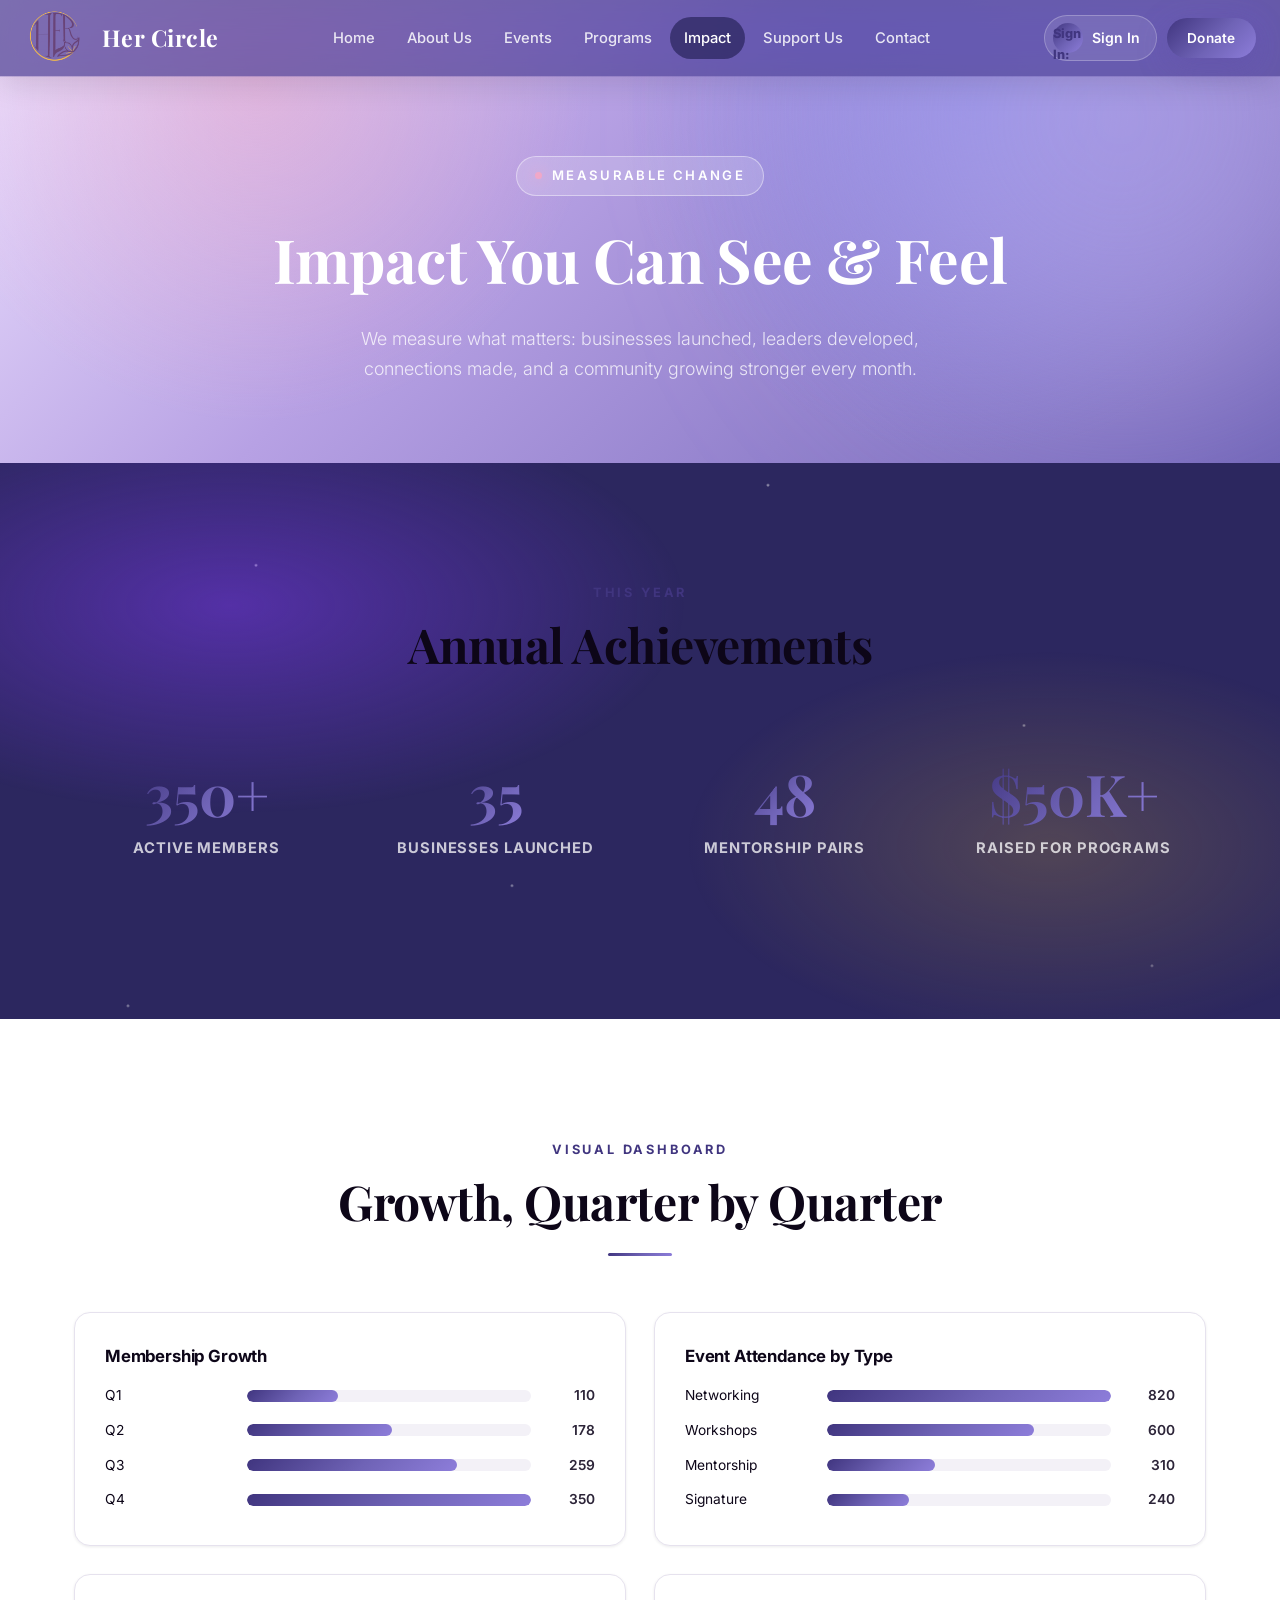
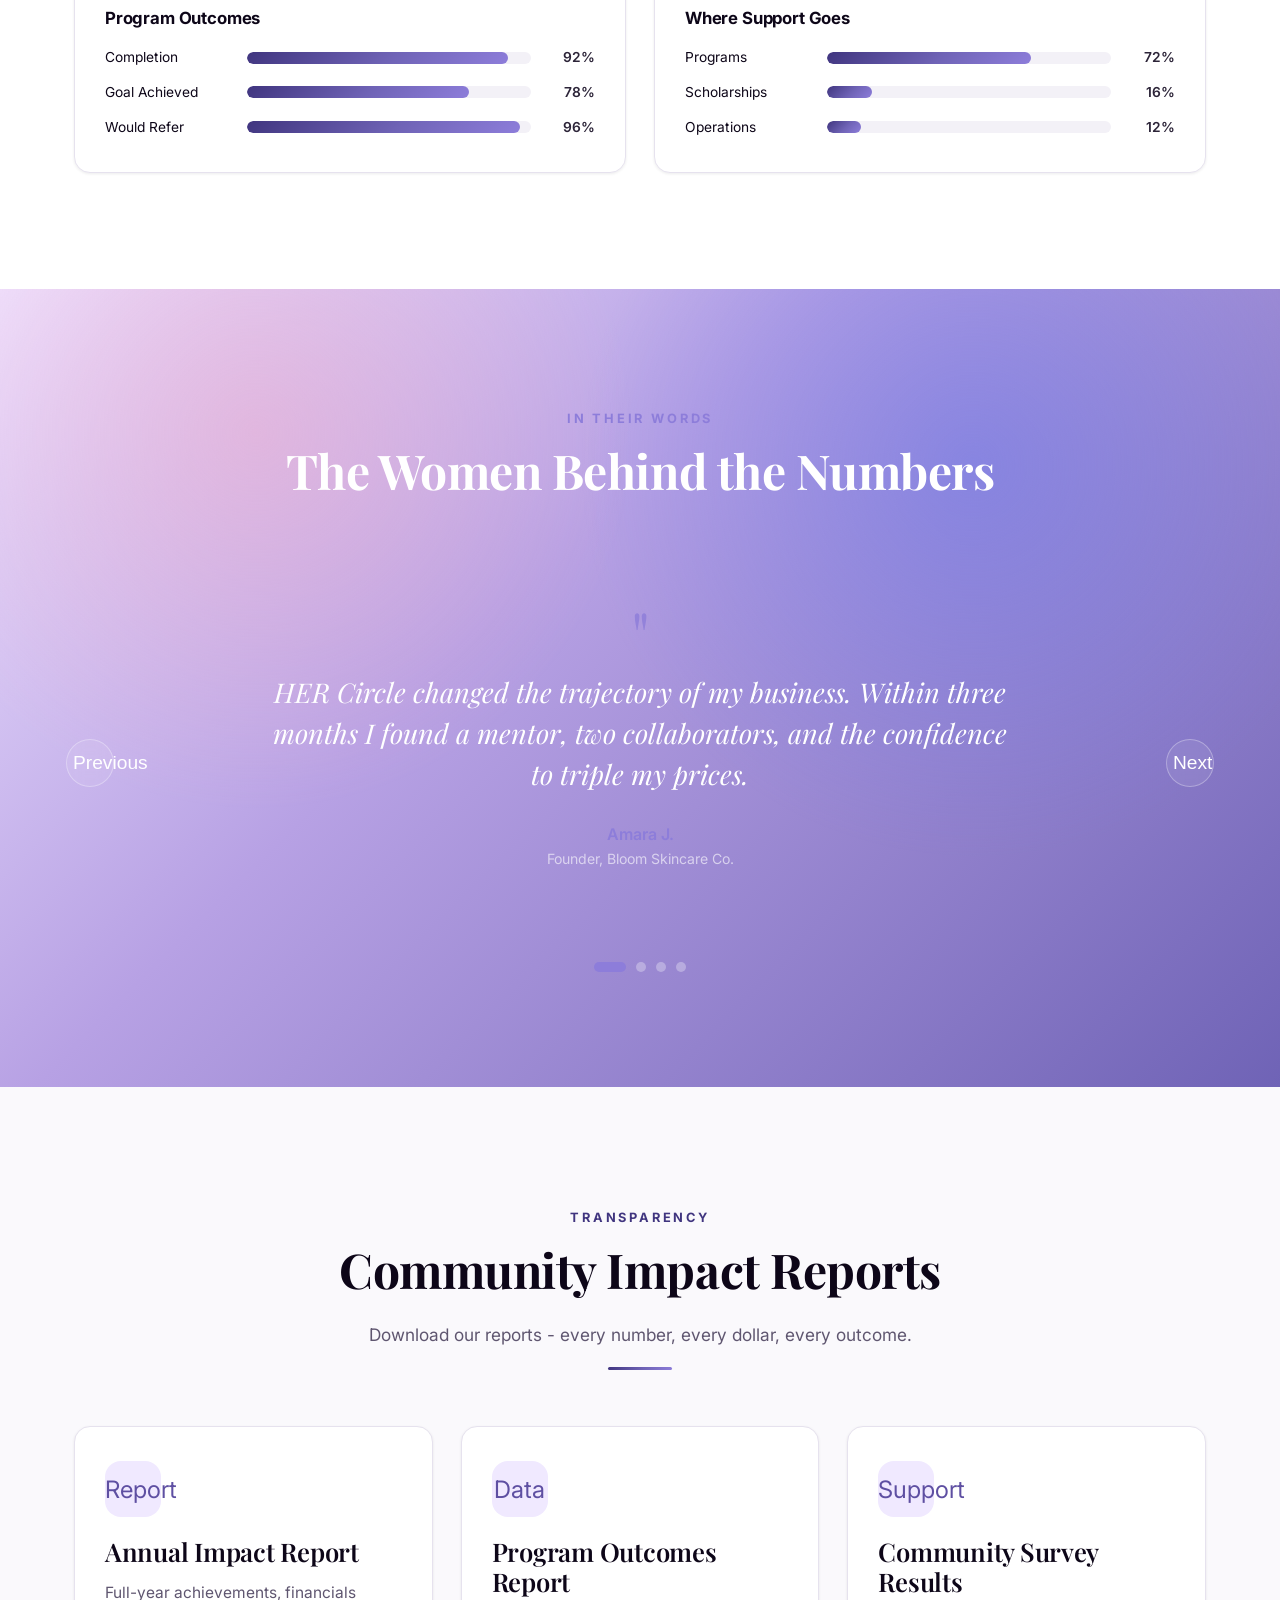
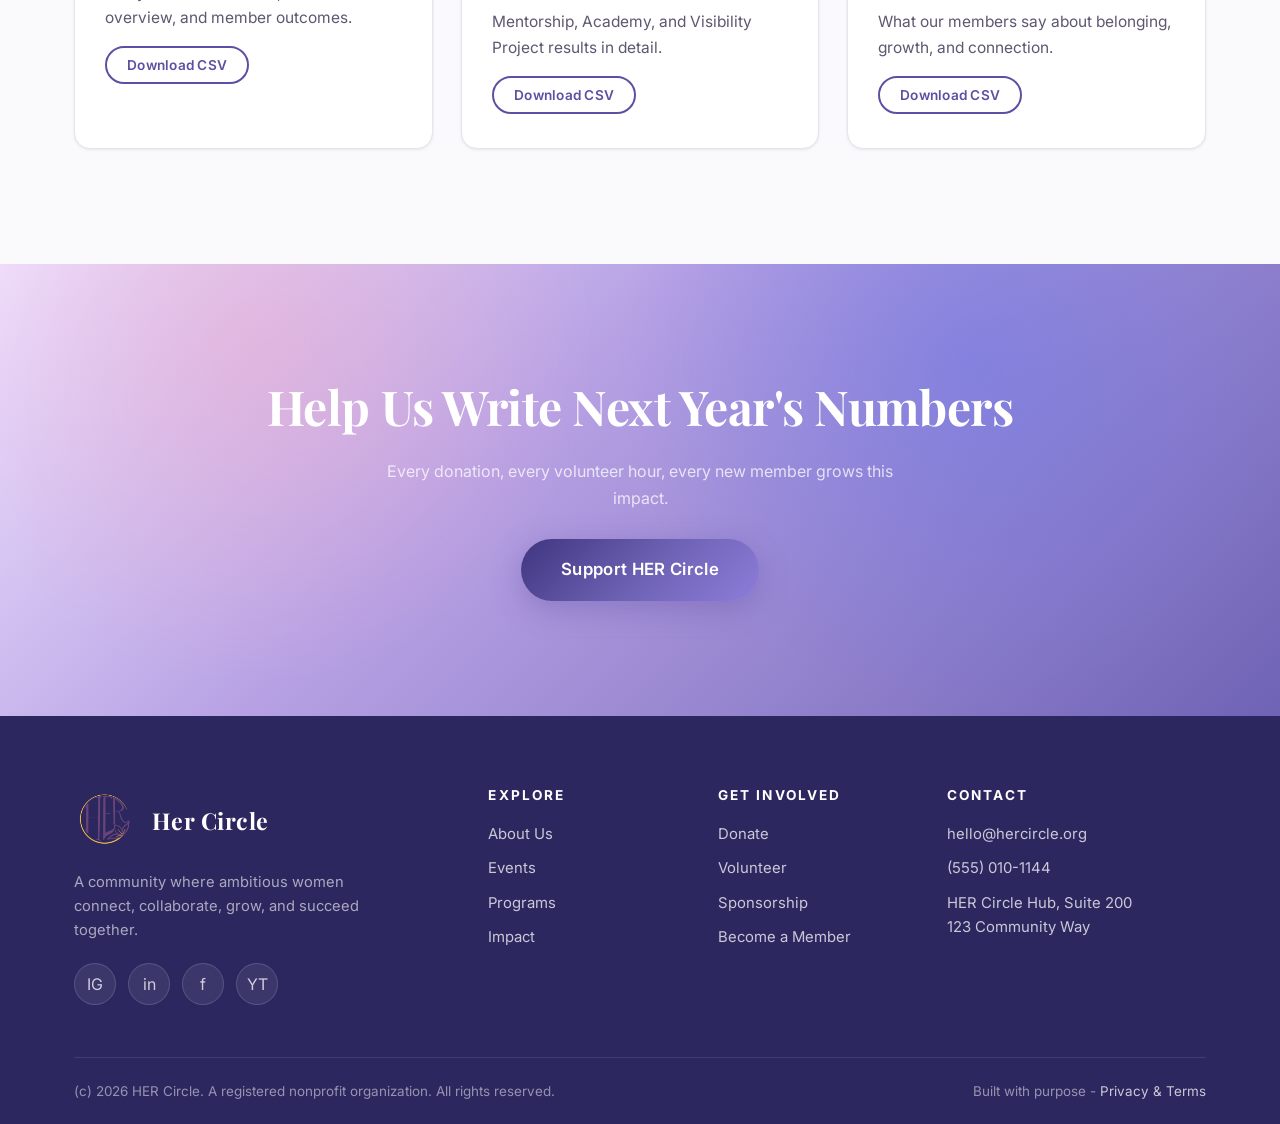
<file: impact.html>
<!DOCTYPE html>
<html lang="en">
<head>
  <meta charset="UTF-8">
  <meta name="viewport" content="width=device-width, initial-scale=1.0">
  <title>Our Impact - HER Circle</title>
  <meta name="description" content="See the measurable impact of HER Circle: member growth, businesses launched, mentorship outcomes, community reports, and testimonials from the women we serve.">
  <meta property="og:title" content="HER Circle Impact">
  <meta property="og:description" content="Interactive statistics, annual achievements, and community impact reports.">
  <meta name="theme-color" content="#2E1065">
  <link rel="canonical" href="https://hercircle.org/impact.html">
  <link rel="icon" href="data:image/svg+xml,<svg xmlns='http://www.w3.org/2000/svg' viewBox='0 0 100 100'><circle cx='50' cy='50' r='46' fill='%234B1D95'/><circle cx='50' cy='50' r='30' fill='none' stroke='%23D4AF37' stroke-width='7'/></svg>">
  <link rel="preconnect" href="https://fonts.googleapis.com">
  <link rel="preconnect" href="https://fonts.gstatic.com" crossorigin>
  <link href="https://fonts.googleapis.com/css2?family=Playfair+Display:ital,wght@0,500;0,600;0,700;1,500&family=Inter:wght@300;400;500;600;700;800&display=swap" rel="stylesheet">
  <link rel="stylesheet" href="css/styles.css">
</head>
<body>
  <a class="skip-link" href="#main">Skip to main content</a>
  <div id="site-nav"></div>

  <main id="main">
    <section class="page-hero">
      <div class="hero-glow g1" aria-hidden="true"></div>
      <div class="container">
        <span class="hero-kicker hero-up d1">Measurable Change</span>
        <h1 class="hero-up d2">Impact You Can <span class="gold-script">See &amp; Feel</span></h1>
        <p class="hero-up d3">We measure what matters: businesses launched, leaders developed, connections made, and a community growing stronger every month.</p>
      </div>
    </section>

    <!-- Headline numbers -->
    <section class="section parallax">
      <div class="px-layer" aria-hidden="true"></div>
      <div class="container" style="position:relative">
        <div class="section-head reveal">
          <span class="kicker">This Year</span>
          <h2>Annual Achievements</h2>
        </div>
        <div class="stats-grid">
          <div class="stat reveal"><span class="num" data-count="350" data-suffix="+">0</span><span class="label">Active Members</span></div>
          <div class="stat reveal" data-delay="1"><span class="num" data-count="35">0</span><span class="label">Businesses Launched</span></div>
          <div class="stat reveal" data-delay="2"><span class="num" data-count="48">0</span><span class="label">Mentorship Pairs</span></div>
          <div class="stat reveal" data-delay="3"><span class="num" data-count="50" data-prefix="$" data-suffix="K+">0</span><span class="label">Raised for Programs</span></div>
        </div>
      </div>
    </section>

    <!-- Visual dashboard -->
    <section class="section">
      <div class="container">
        <div class="section-head reveal">
          <span class="kicker">Visual Dashboard</span>
          <h2>Growth, Quarter by Quarter</h2>
          <div class="gold-rule"></div>
        </div>
        <div class="grid grid-2">
          <div class="card reveal">
            <h3 style="font-family:var(--font-body); font-size:1.05rem; font-weight:700">Membership Growth</h3>
            <div class="bar-chart" style="margin-top:18px" data-animate-bars>
              <div class="bc-row"><span>Q1</span><div class="bc-track"><div class="bc-fill" data-w="32"></div></div><span class="bc-val">110</span></div>
              <div class="bc-row"><span>Q2</span><div class="bc-track"><div class="bc-fill" data-w="51"></div></div><span class="bc-val">178</span></div>
              <div class="bc-row"><span>Q3</span><div class="bc-track"><div class="bc-fill" data-w="74"></div></div><span class="bc-val">259</span></div>
              <div class="bc-row"><span>Q4</span><div class="bc-track"><div class="bc-fill" data-w="100"></div></div><span class="bc-val">350</span></div>
            </div>
          </div>
          <div class="card reveal" data-delay="1">
            <h3 style="font-family:var(--font-body); font-size:1.05rem; font-weight:700">Event Attendance by Type</h3>
            <div class="bar-chart" style="margin-top:18px" data-animate-bars>
              <div class="bc-row"><span>Networking</span><div class="bc-track"><div class="bc-fill gold" data-w="100"></div></div><span class="bc-val">820</span></div>
              <div class="bc-row"><span>Workshops</span><div class="bc-track"><div class="bc-fill gold" data-w="73"></div></div><span class="bc-val">600</span></div>
              <div class="bc-row"><span>Mentorship</span><div class="bc-track"><div class="bc-fill gold" data-w="38"></div></div><span class="bc-val">310</span></div>
              <div class="bc-row"><span>Signature</span><div class="bc-track"><div class="bc-fill gold" data-w="29"></div></div><span class="bc-val">240</span></div>
            </div>
          </div>
          <div class="card reveal" data-delay="2">
            <h3 style="font-family:var(--font-body); font-size:1.05rem; font-weight:700">Program Outcomes</h3>
            <div class="bar-chart" style="margin-top:18px" data-animate-bars>
              <div class="bc-row"><span>Completion</span><div class="bc-track"><div class="bc-fill" data-w="92"></div></div><span class="bc-val">92%</span></div>
              <div class="bc-row"><span>Goal Achieved</span><div class="bc-track"><div class="bc-fill" data-w="78"></div></div><span class="bc-val">78%</span></div>
              <div class="bc-row"><span>Would Refer</span><div class="bc-track"><div class="bc-fill" data-w="96"></div></div><span class="bc-val">96%</span></div>
            </div>
          </div>
          <div class="card reveal" data-delay="3">
            <h3 style="font-family:var(--font-body); font-size:1.05rem; font-weight:700">Where Support Goes</h3>
            <div class="bar-chart" style="margin-top:18px" data-animate-bars>
              <div class="bc-row"><span>Programs</span><div class="bc-track"><div class="bc-fill gold" data-w="72"></div></div><span class="bc-val">72%</span></div>
              <div class="bc-row"><span>Scholarships</span><div class="bc-track"><div class="bc-fill gold" data-w="16"></div></div><span class="bc-val">16%</span></div>
              <div class="bc-row"><span>Operations</span><div class="bc-track"><div class="bc-fill gold" data-w="12"></div></div><span class="bc-val">12%</span></div>
            </div>
          </div>
        </div>
      </div>
    </section>

    <!-- Testimonials -->
    <section class="section section-dark">
      <div class="container">
        <div class="section-head reveal">
          <span class="kicker">In Their Words</span>
          <h2>The Women Behind the Numbers</h2>
        </div>
        <div class="carousel reveal" aria-roledescription="carousel" aria-label="Impact testimonials">
          <button class="carousel-arrow prev" aria-label="Previous testimonial">Previous</button>
          <button class="carousel-arrow next" aria-label="Next testimonial">Next</button>
          <div class="carousel-track">
            <div class="carousel-slides" id="testimonial-slides"></div>
          </div>
          <div class="carousel-nav" role="tablist" aria-label="Testimonial slides"></div>
        </div>
      </div>
    </section>

    <!-- Reports -->
    <section class="section section-tint">
      <div class="container">
        <div class="section-head reveal">
          <span class="kicker">Transparency</span>
          <h2>Community Impact Reports</h2>
          <p>Download our reports - every number, every dollar, every outcome.</p>
          <div class="gold-rule"></div>
        </div>
        <div class="grid grid-3">
          <div class="card reveal">
            <div class="icon" aria-hidden="true">Report</div>
            <h3>Annual Impact Report</h3>
            <p>Full-year achievements, financials overview, and member outcomes.</p>
            <button class="btn btn-outline btn-sm" data-report="annual">Download CSV</button>
          </div>
          <div class="card reveal" data-delay="1">
            <div class="icon" aria-hidden="true">Data</div>
            <h3>Program Outcomes Report</h3>
            <p>Mentorship, Academy, and Visibility Project results in detail.</p>
            <button class="btn btn-outline btn-sm" data-report="programs">Download CSV</button>
          </div>
          <div class="card reveal" data-delay="2">
            <div class="icon" aria-hidden="true">Support</div>
            <h3>Community Survey Results</h3>
            <p>What our members say about belonging, growth, and connection.</p>
            <button class="btn btn-outline btn-sm" data-report="survey">Download CSV</button>
          </div>
        </div>
      </div>
    </section>

    <section class="section section-dark cta-band">
      <div class="container">
        <div class="reveal">
          <h2>Help Us Write Next Year's Numbers</h2>
          <p style="color:rgba(255,255,255,.75); max-width:540px; margin:0 auto 28px">Every donation, every volunteer hour, every new member grows this impact.</p>
          <a class="btn btn-purple btn-lg" href="support.html">Support HER Circle</a>
        </div>
      </div>
    </section>
  </main>

  <div id="site-footer"></div>
  <script src="js/data.js"></script>
  <script src="js/auth.js"></script>
  <script src="js/main.js"></script>
  <script>
    document.addEventListener("DOMContentLoaded", async () => {
      await HCDB.ready;

      // Testimonials carousel
      const tst = HCDB.get("testimonials");
      document.getElementById("testimonial-slides").innerHTML = tst.map(t => `
        <div class="carousel-slide" role="group" aria-roledescription="slide">
          <span class="carousel-quote-mark" aria-hidden="true">"</span>
          <blockquote>${HC.esc(t.quote)}</blockquote>
          <div class="who">${HC.esc(t.who)}</div>
          <div class="role">${HC.esc(t.role)}</div>
        </div>`).join("");
      document.querySelectorAll(".carousel").forEach(c => HC.initCarousel(c));

      // Animated dashboard bars
      const io = new IntersectionObserver(entries => entries.forEach(e => {
        if (e.isIntersecting) {
          e.target.querySelectorAll(".bc-fill").forEach(f => f.style.width = f.dataset.w + "%");
          io.unobserve(e.target);
        }
      }), { threshold: .3 });
      document.querySelectorAll("[data-animate-bars]").forEach(b => io.observe(b));

      // Downloadable reports (CSV generated client-side)
      const REPORTS = {
        annual: ["Metric,Value", "Active Members,350", "Events Hosted,36", "Connections Made,2400",
          "Collaborations Launched,85", "Businesses Launched,35", "Funds Raised,$50000",
          "Program Spend %,72", "Scholarship Spend %,16", "Operations Spend %,12"].join("\n"),
        programs: ["Program,Metric,Value", "Circle Mentorship,Active Mentees,48", "Circle Mentorship,Completion %,92",
          "HER Business Academy,Workshops,24", "HER Business Academy,Attendees,600",
          "Connect & Collaborate,Events,36", "Connect & Collaborate,Connections,2400",
          "Visibility Project,Member Features,120", "Visibility Project,Audience Reach,50000"].join("\n"),
        survey: ["Question,Agree %", "I feel a sense of belonging at HER Circle,94",
          "Membership has grown my professional network,91",
          "I have gained business skills through programs,86",
          "I would recommend HER Circle to other women,96"].join("\n")
      };
      document.querySelectorAll("[data-report]").forEach(btn => btn.addEventListener("click", () => {
        const blob = new Blob([REPORTS[btn.dataset.report]], { type: "text/csv" });
        const a = document.createElement("a");
        a.href = URL.createObjectURL(blob);
        a.download = `her-circle-${btn.dataset.report}-report.csv`;
        a.click();
        URL.revokeObjectURL(a.href);
        HC.toast("Report downloaded. Thank you for caring about transparency.", "success");
      }));
    });
  </script>
</body>
</html>
</file>
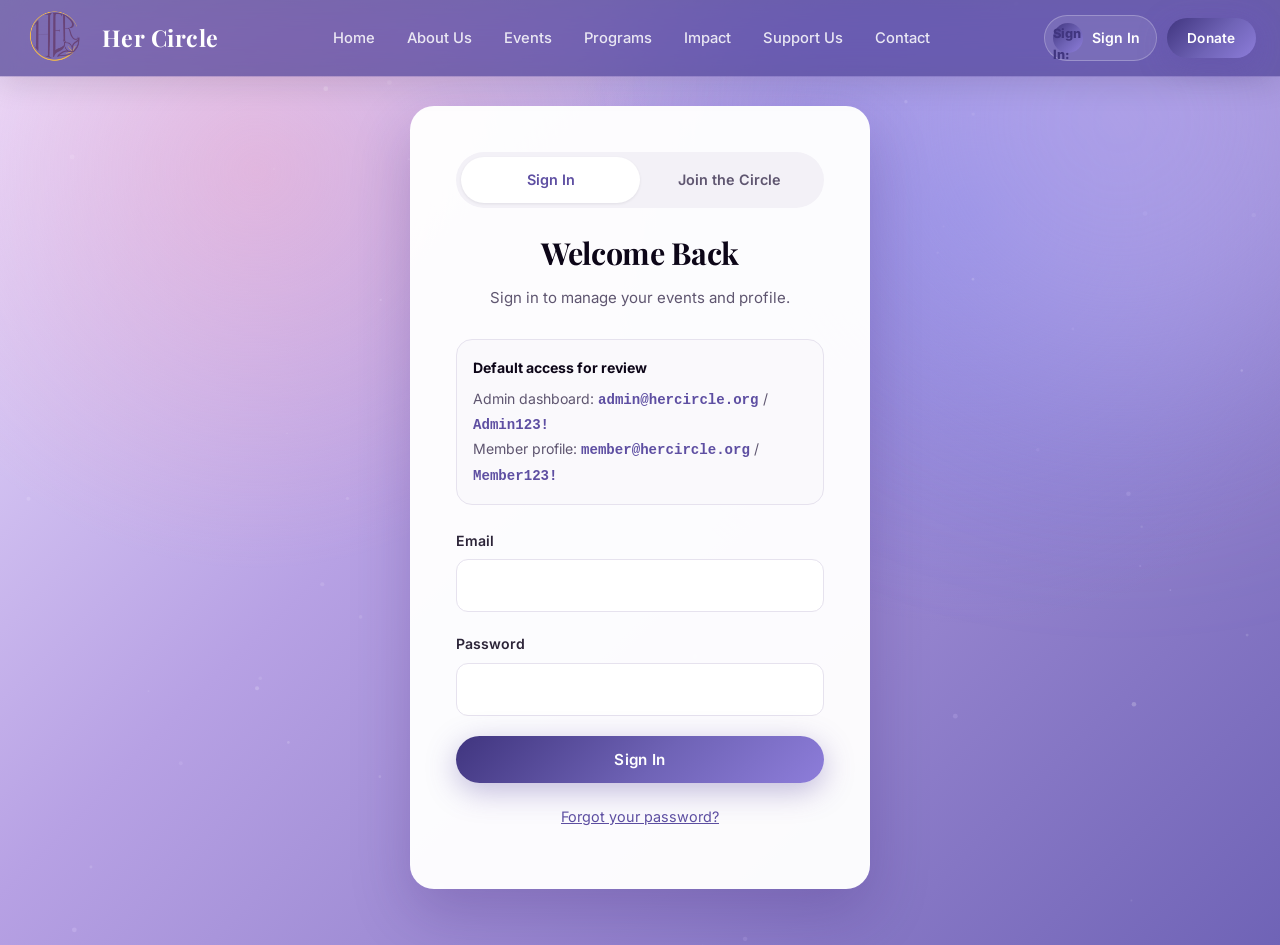
<file: jobs.html>
<!DOCTYPE html>
<html lang="en">
<head>
  <meta charset="UTF-8">
  <meta name="viewport" content="width=device-width, initial-scale=1.0">
  <title>Jobs Board - HER Circle</title>
  <meta name="description" content="Find career opportunities in the HER Circle community.">
  <meta name="robots" content="noindex">
  <meta name="theme-color" content="#2E1065">
  <link rel="icon" href="data:image/svg+xml,<svg xmlns='http://www.w3.org/2000/svg' viewBox='0 0 100 100'><circle cx='50' cy='50' r='46' fill='%234B1D95'/><circle cx='50' cy='50' r='30' fill='none' stroke='%23D4AF37' stroke-width='7'/></svg>">
  <link rel="preconnect" href="https://fonts.googleapis.com">
  <link rel="preconnect" href="https://fonts.gstatic.com" crossorigin>
  <link href="https://fonts.googleapis.com/css2?family=Playfair+Display:ital,wght@0,500;0,600;0,700;1,500&family=Inter:wght@300;400;500;600;700;800&display=swap" rel="stylesheet">
  <link rel="stylesheet" href="css/styles.css">
</head>
<body data-nav="solid">
  <a class="skip-link" href="#main">Skip to main content</a>
  <div id="site-nav"></div>

  <main id="main" class="jobs-page">
    <div class="container">
      <div style="padding-top:calc(var(--nav-h) + 32px); margin-bottom:24px; display:flex; align-items:center; justify-content:space-between; flex-wrap:wrap; gap:12px">
        <div>
          <h1 style="font-size:2rem; margin-bottom:4px">Jobs Board</h1>
          <p style="color:var(--gray-600); margin:0">Opportunities curated for the HER Circle community.</p>
        </div>
        <a href="feed.html" class="btn btn-outline btn-sm">&#8592; Back to Feed</a>
      </div>
      <div class="jobs-layout">
        <!-- Left: Job list -->
        <div class="jobs-list-panel panel">
          <input id="jobs-search" class="jobs-search" type="search" placeholder="Search jobs, companies..." aria-label="Search jobs">
          <div id="jobs-list-container" aria-live="polite" aria-label="Job listings"></div>
        </div>
        <!-- Right: Job detail -->
        <div id="job-detail-container" class="job-detail-panel panel" aria-live="polite" aria-label="Job details">
          <div class="empty-state"><span class="big" aria-hidden="true">&#128188;</span>Select a job to view details.</div>
        </div>
      </div>
    </div>
  </main>

  <div id="site-footer"></div>
  <script src="js/data.js"></script>
  <script src="js/auth.js"></script>
  <script src="js/main.js"></script>
  <script src="js/feed.js"></script>
  <script>
    document.addEventListener("DOMContentLoaded", async () => {
      await HCDB.ready;
      const user = HCAuth.requireRole(["user", "coordinator", "admin"]);
      if (!user) return;
      HCFeed.initJobsPage(user.id);
    });
  </script>
</body>
</html>
</file>
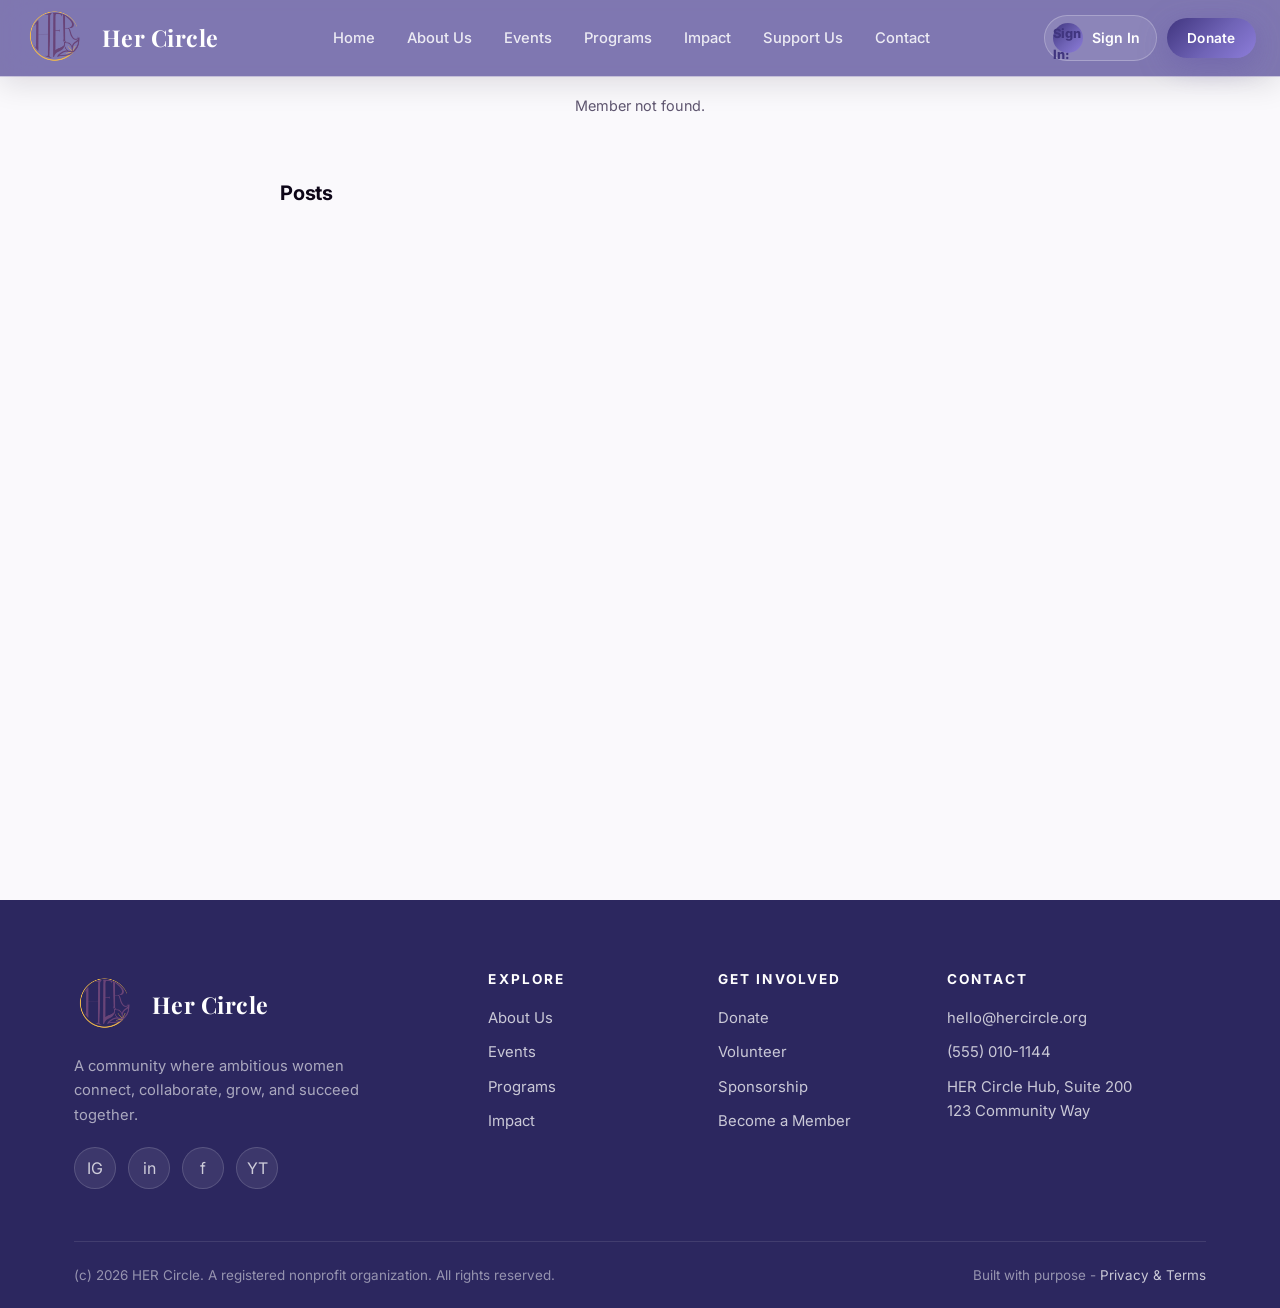
<file: member.html>
<!DOCTYPE html>
<html lang="en">
<head>
  <meta charset="UTF-8">
  <meta name="viewport" content="width=device-width, initial-scale=1.0">
  <title>Member Profile - HER Circle</title>
  <meta name="description" content="View a HER Circle member's profile and posts.">
  <meta name="theme-color" content="#2E1065">
  <link rel="icon" href="data:image/svg+xml,<svg xmlns='http://www.w3.org/2000/svg' viewBox='0 0 100 100'><circle cx='50' cy='50' r='46' fill='%234B1D95'/><circle cx='50' cy='50' r='30' fill='none' stroke='%23D4AF37' stroke-width='7'/></svg>">
  <link rel="preconnect" href="https://fonts.googleapis.com">
  <link rel="preconnect" href="https://fonts.gstatic.com" crossorigin>
  <link href="https://fonts.googleapis.com/css2?family=Playfair+Display:ital,wght@0,500;0,600;0,700;1,500&family=Inter:wght@300;400;500;600;700;800&display=swap" rel="stylesheet">
  <link rel="stylesheet" href="css/styles.css">
</head>
<body data-nav="solid">
  <a class="skip-link" href="#main">Skip to main content</a>
  <div id="site-nav"></div>

  <main id="main" class="member-page">
    <div class="container">
      <div style="padding-top:calc(var(--nav-h))">
        <div id="member-profile" aria-label="Member profile"></div>

        <div class="member-layout" style="margin-top:32px">
          <div style="max-width:720px; margin:0 auto">
            <h2 style="font-size:1.25rem; font-family:var(--font-body); font-weight:700; margin-bottom:16px">Posts</h2>
            <div id="member-posts" aria-live="polite" aria-label="Member posts"></div>
          </div>
        </div>
      </div>
    </div>
  </main>

  <div id="site-footer"></div>
  <script src="js/data.js"></script>
  <script src="js/auth.js"></script>
  <script src="js/main.js"></script>
  <script src="js/feed.js"></script>
  <script>
    document.addEventListener("DOMContentLoaded", async () => {
      await HCDB.ready;
      const params = new URLSearchParams(location.search);
      const memberId = params.get("id");
      const currentUser = HCAuth.currentUser();
      const currentUserId = currentUser ? currentUser.id : null;
      HCFeed.initMemberPage(memberId, currentUserId);
    });
  </script>
</body>
</html>
</file>
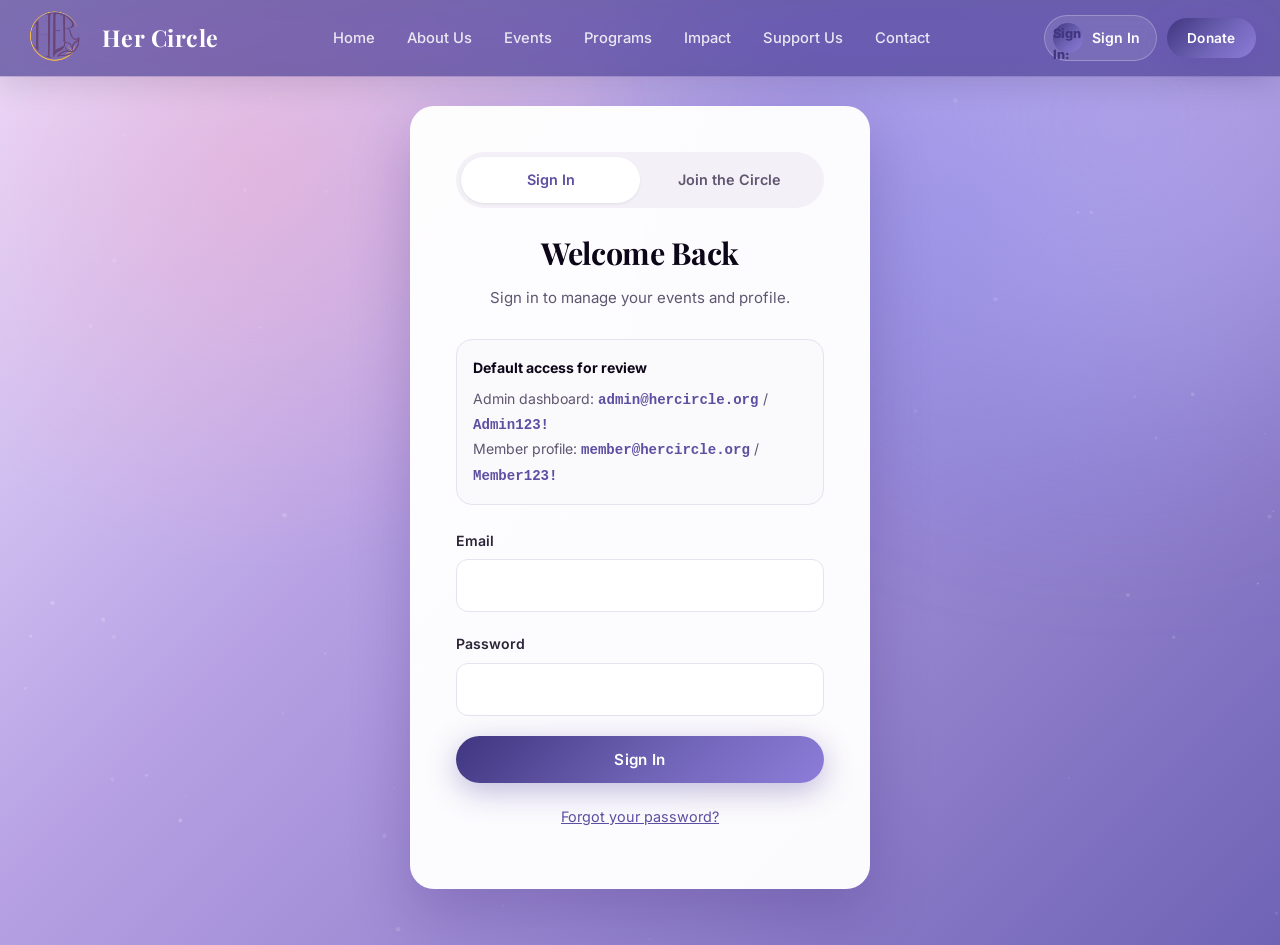
<file: profile.html>
<!DOCTYPE html>
<html lang="en">
<head>
  <meta charset="UTF-8">
  <meta name="viewport" content="width=device-width, initial-scale=1.0">
  <title>My Profile - HER Circle</title>
  <meta name="robots" content="noindex">
  <meta name="theme-color" content="#2E1065">
  <link rel="icon" href="data:image/svg+xml,<svg xmlns='http://www.w3.org/2000/svg' viewBox='0 0 100 100'><circle cx='50' cy='50' r='46' fill='%234B1D95'/><circle cx='50' cy='50' r='30' fill='none' stroke='%23D4AF37' stroke-width='7'/></svg>">
  <link rel="preconnect" href="https://fonts.googleapis.com">
  <link rel="preconnect" href="https://fonts.gstatic.com" crossorigin>
  <link href="https://fonts.googleapis.com/css2?family=Playfair+Display:ital,wght@0,500;0,600;0,700;1,500&family=Inter:wght@300;400;500;600;700;800&display=swap" rel="stylesheet">
  <link rel="stylesheet" href="css/styles.css">
</head>
<body data-nav="solid">
  <a class="skip-link" href="#main">Skip to main content</a>
  <div id="site-nav"></div>

  <main id="main" style="padding-top:var(--nav-h); min-height:100vh; background:var(--gray-50); padding-bottom:80px">
    <div class="container" style="max-width:860px; padding-top:32px">

      <!-- LinkedIn-style profile hero -->
      <div class="panel" style="padding:0; overflow:hidden; margin-bottom:24px">
        <!-- Cover strip -->
        <div class="profile-card-cover" style="height:160px; background:var(--grad-purple); position:relative;"></div>

        <!-- Avatar + info -->
        <div style="padding:0 28px 24px; position:relative;">
          <!-- Avatar overlapping cover -->
          <div class="avatar-upload-wrap" style="position:relative; display:inline-block; margin-top:-48px; margin-bottom:12px">
            <div class="profile-avatar-display" id="profile-avatar-display"></div>
            <label for="avatar-upload-input" class="avatar-upload-btn" aria-label="Change profile photo" title="Change profile photo">
              &#128247;
            </label>
            <input type="file" id="avatar-upload-input" accept="image/*" style="display:none" aria-label="Upload profile photo">
          </div>

          <div style="display:flex; align-items:flex-start; justify-content:space-between; flex-wrap:wrap; gap:12px">
            <div>
              <h1 id="profile-full-name" style="font-size:1.7rem; margin-bottom:4px"></h1>
              <div id="profile-headline-display" style="color:var(--gray-600); font-size:1rem; margin-bottom:4px"></div>
              <div id="profile-bio-display" style="color:var(--gray-600); font-size:.9rem; margin-bottom:8px; max-width:520px"></div>
              <div id="profile-connections" style="color:var(--purple); font-size:.88rem; font-weight:600"></div>
            </div>
            <button class="btn btn-outline btn-sm" id="logout-btn">Sign Out</button>
          </div>
        </div>
      </div>

      <!-- Edit Profile panel -->
      <div class="panel" id="account-panel">
        <h2>Edit Profile</h2>
        <form id="profile-form" novalidate>
          <div class="form-grid">
            <div class="field"><label for="pf-first">First Name</label><input id="pf-first" required><span class="error-msg">Required.</span></div>
            <div class="field"><label for="pf-last">Last Name</label><input id="pf-last" required><span class="error-msg">Required.</span></div>
            <div class="field"><label for="pf-email">Email</label><input id="pf-email" disabled><span class="hint">Email changes require support.</span></div>
            <div class="field"><label for="pf-phone">Phone</label><input id="pf-phone" type="tel"></div>
            <div class="field full"><label for="pf-headline">Professional Headline</label><input id="pf-headline" type="text" placeholder="e.g. Founder & CEO | Women's Business Coach"><span class="hint">Shown under your name on your profile.</span></div>
            <div class="field full"><label for="pf-bio">Bio</label><textarea id="pf-bio" rows="3" placeholder="Tell the community about yourself..." style="width:100%;padding:12px;border:1.5px solid var(--gray-200);border-radius:10px;font-family:inherit;font-size:.95rem;resize:vertical"></textarea></div>
          </div>
          <button class="btn btn-purple btn-sm" type="submit" style="margin-top:20px">Save Changes</button>
        </form>
      </div>

      <!-- Change Password panel -->
      <div class="panel">
        <h2>Change Password</h2>
        <form id="password-form" novalidate>
          <div class="form-grid">
            <div class="field"><label for="pw-current">Current Password</label><input id="pw-current" type="password" autocomplete="current-password" required><span class="error-msg">Required.</span></div>
            <div class="field"><label for="pw-new">New Password</label><input id="pw-new" type="password" autocomplete="new-password" required><span class="hint">8+ chars, uppercase, lowercase, number.</span><span class="error-msg">Doesn't meet requirements.</span></div>
          </div>
          <button class="btn btn-outline btn-sm" type="submit" style="margin-top:20px">Update Password</button>
        </form>
      </div>

      <!-- My Posts -->
      <div class="panel">
        <h2>My Posts</h2>
        <div id="my-posts-feed"></div>
      </div>

      <!-- My Registrations -->
      <div class="panel">
        <h2>My Event Registrations</h2>
        <div id="my-registrations"></div>
      </div>

    </div>
  </main>

  <div id="site-footer"></div>
  <script src="js/data.js"></script>
  <script src="js/auth.js"></script>
  <script src="js/main.js"></script>
  <script src="js/feed.js"></script>
  <script>
    document.addEventListener("DOMContentLoaded", async () => {
      await HCDB.ready;
      const user = HCAuth.requireRole(["user", "coordinator", "admin"]);
      if (!user) return;
      const $ = id => document.getElementById(id);

      // Render avatar
      const avatarDisplay = $("profile-avatar-display");
      function refreshAvatar(u) {
        avatarDisplay.innerHTML = HCFeed.avatarHTML(u, "lg");
      }
      refreshAvatar(user);

      // Fill in name/headline/bio
      function refreshProfileDisplay() {
        const freshUser = HCDB.get("users").find(u => u.id === user.id) || user;
        $("profile-full-name").textContent = freshUser.firstName + " " + freshUser.lastName;
        $("profile-headline-display").textContent = freshUser.headline || "HER Circle Member";
        $("profile-bio-display").textContent = freshUser.bio || "";
        const connCount = HCDB.get("connections").filter(c =>
          (c.fromId === freshUser.id || c.toId === freshUser.id) && c.status === "accepted"
        ).length;
        $("profile-connections").textContent = connCount + " connection" + (connCount !== 1 ? "s" : "");
      }
      refreshProfileDisplay();

      // Populate form
      $("pf-first").value = user.firstName;
      $("pf-last").value = user.lastName;
      $("pf-email").value = user.email;
      $("pf-phone").value = user.phone || "";
      const freshForForm = HCDB.get("users").find(u => u.id === user.id) || user;
      $("pf-headline").value = freshForForm.headline || "";
      $("pf-bio").value = freshForForm.bio || "";

      if (!user.verified) {
        const note = document.createElement("p");
        note.className = "impact-calc-result";
        note.innerHTML = "Notice: Your email isn't verified yet. Check your inbox for the verification link.";
        $("account-panel").prepend(note);
      }

      $("logout-btn").addEventListener("click", () => { HCAuth.logout(); location.href = "index.html"; });

      $("profile-form").addEventListener("submit", async e => {
        e.preventDefault();
        const res = await HCAuth.updateProfile({
          firstName: $("pf-first").value,
          lastName: $("pf-last").value,
          phone: $("pf-phone").value
        });
        // Also save headline and bio via HCDB directly
        const freshUser2 = HCDB.get("users").find(u => u.id === user.id);
        if (freshUser2) {
          HCDB.update("users", freshUser2.id, {
            headline: $("pf-headline").value.trim(),
            bio: $("pf-bio").value.trim()
          });
        }
        HC.toast(res.ok ? "Profile updated." : res.message, res.ok ? "success" : "error");
        if (res.ok) refreshProfileDisplay();
      });

      $("password-form").addEventListener("submit", async e => {
        e.preventDefault();
        const res = await HCAuth.updateProfile({
          currentPassword: $("pw-current").value,
          newPassword: $("pw-new").value
        });
        HC.toast(res.ok ? "Password updated." : res.message, res.ok ? "success" : "error");
        if (res.ok) e.target.reset();
      });

      // Avatar upload via HCFeed
      HCFeed.initProfilePage(user);
      // Also wire refreshAvatar after upload
      const avatarInput = $("avatar-upload-input");
      if (avatarInput) {
        avatarInput.addEventListener("change", e => {
          const file = e.target.files[0];
          if (!file) return;
          const reader = new FileReader();
          reader.onload = ev => {
            const dataUrl = ev.target.result;
            HCDB.update("users", user.id, { avatarData: dataUrl });
            const updatedUser = Object.assign({}, user, { avatarData: dataUrl });
            refreshAvatar(updatedUser);
            HC.toast("Avatar updated!", "success");
          };
          reader.readAsDataURL(file);
        });
      }

      // My registrations
      const regs = HCDB.get("registrations").filter(r => r.email === user.email);
      const wrap = $("my-registrations");
      if (!regs.length) {
        wrap.innerHTML = `<div class="empty-state"><span class="big" aria-hidden="true"></span>No registrations yet. <a href="events.html">Find your first event &rarr;</a></div>`;
      } else {
        wrap.innerHTML = `<div class="table-wrap"><table class="data"><thead><tr>
          <th>Event</th><th>Status</th><th>Registered</th><th></th></tr></thead><tbody>` +
          regs.map(r => `<tr>
            <td><strong>${HC.esc(r.eventTitle)}</strong></td>
            <td><span class="status-pill ${r.status}">${r.status}</span></td>
            <td>${HC.fmtDate(r.createdAt, { month: "short", day: "numeric", year: "numeric" })}</td>
            <td>${r.status !== "cancelled" ? `<button class="btn btn-outline btn-sm" data-cancel="${r.id}" data-event="${r.eventId}">Cancel</button>` : ""}</td>
          </tr>`).join("") + `</tbody></table></div>`;
        wrap.addEventListener("click", e => {
          const btn = e.target.closest("[data-cancel]");
          if (!btn) return;
          HCDB.update("registrations", btn.dataset.cancel, { status: "cancelled" });
          HCDB.promoteWaitlist(btn.dataset.event);
          HC.toast("Registration cancelled.", "success");
          setTimeout(() => location.reload(), 700);
        });
      }
    });
  </script>
</body>
</html>
</file>
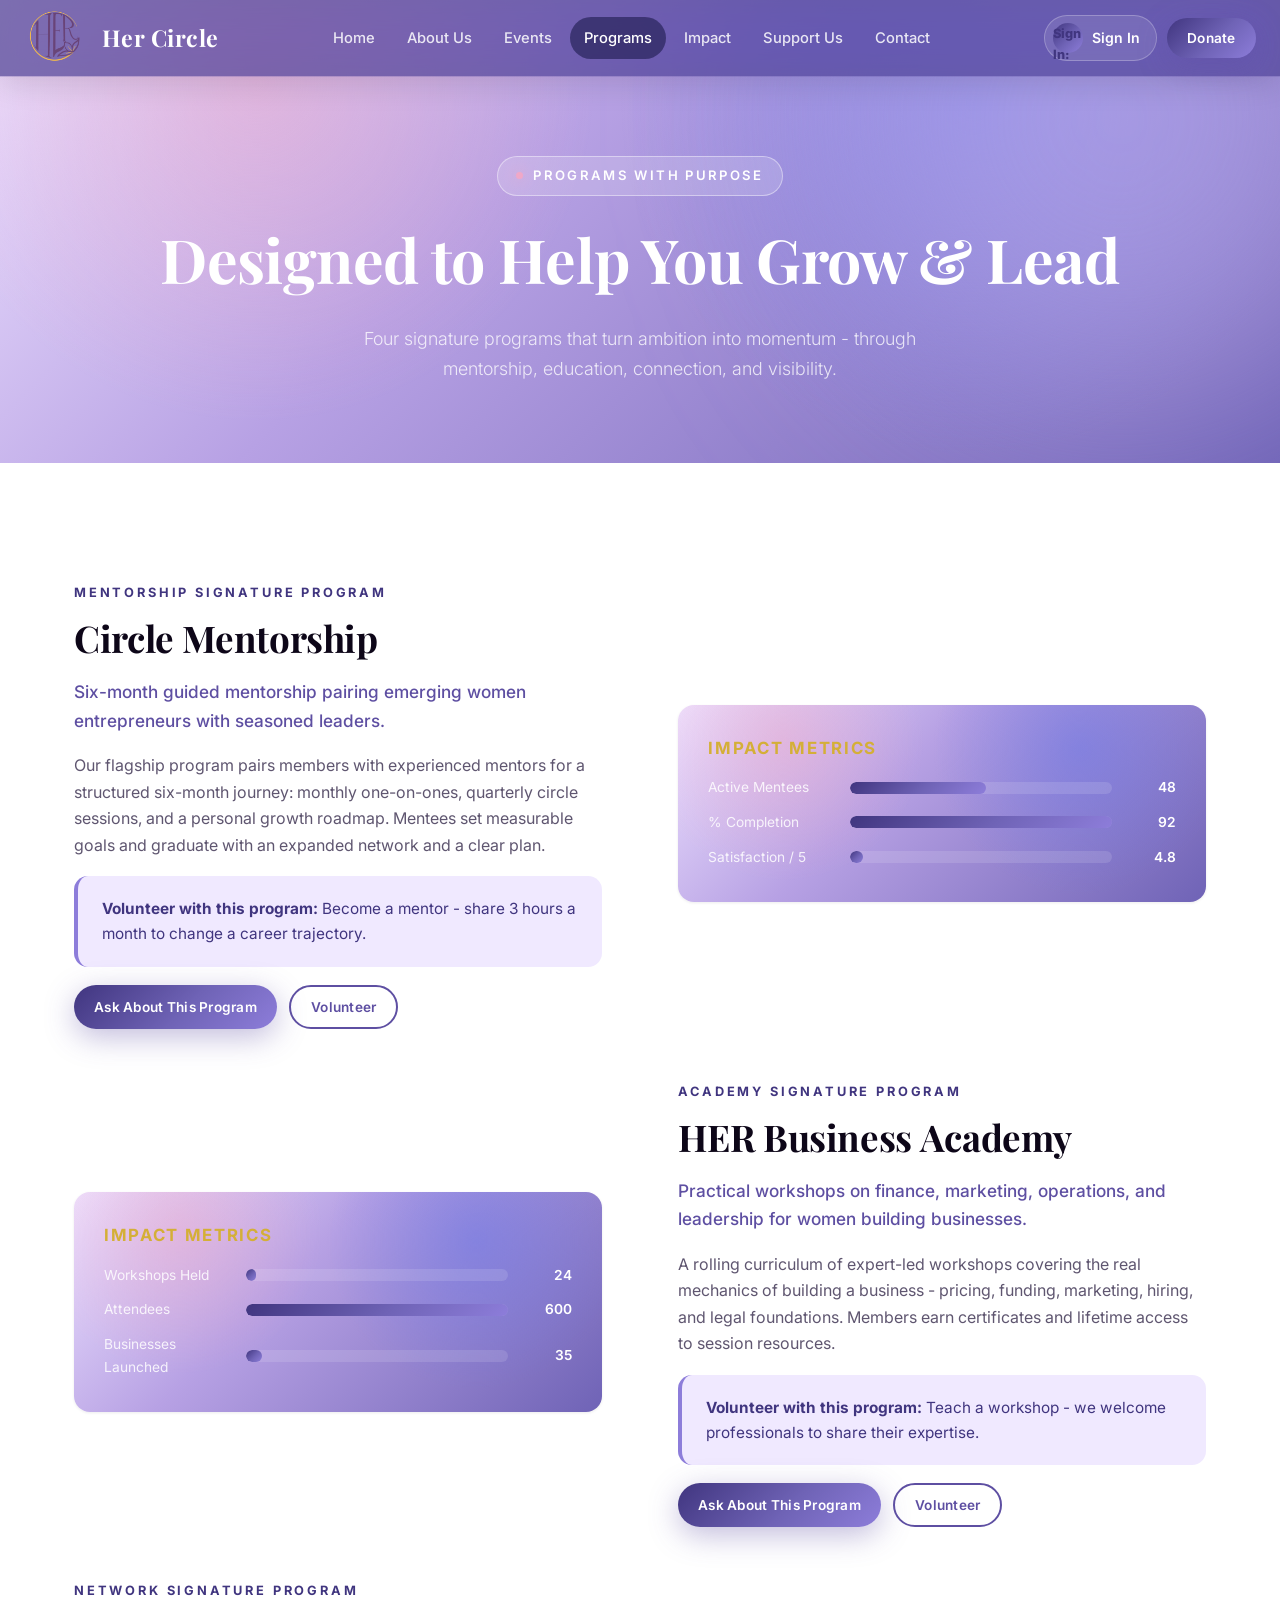
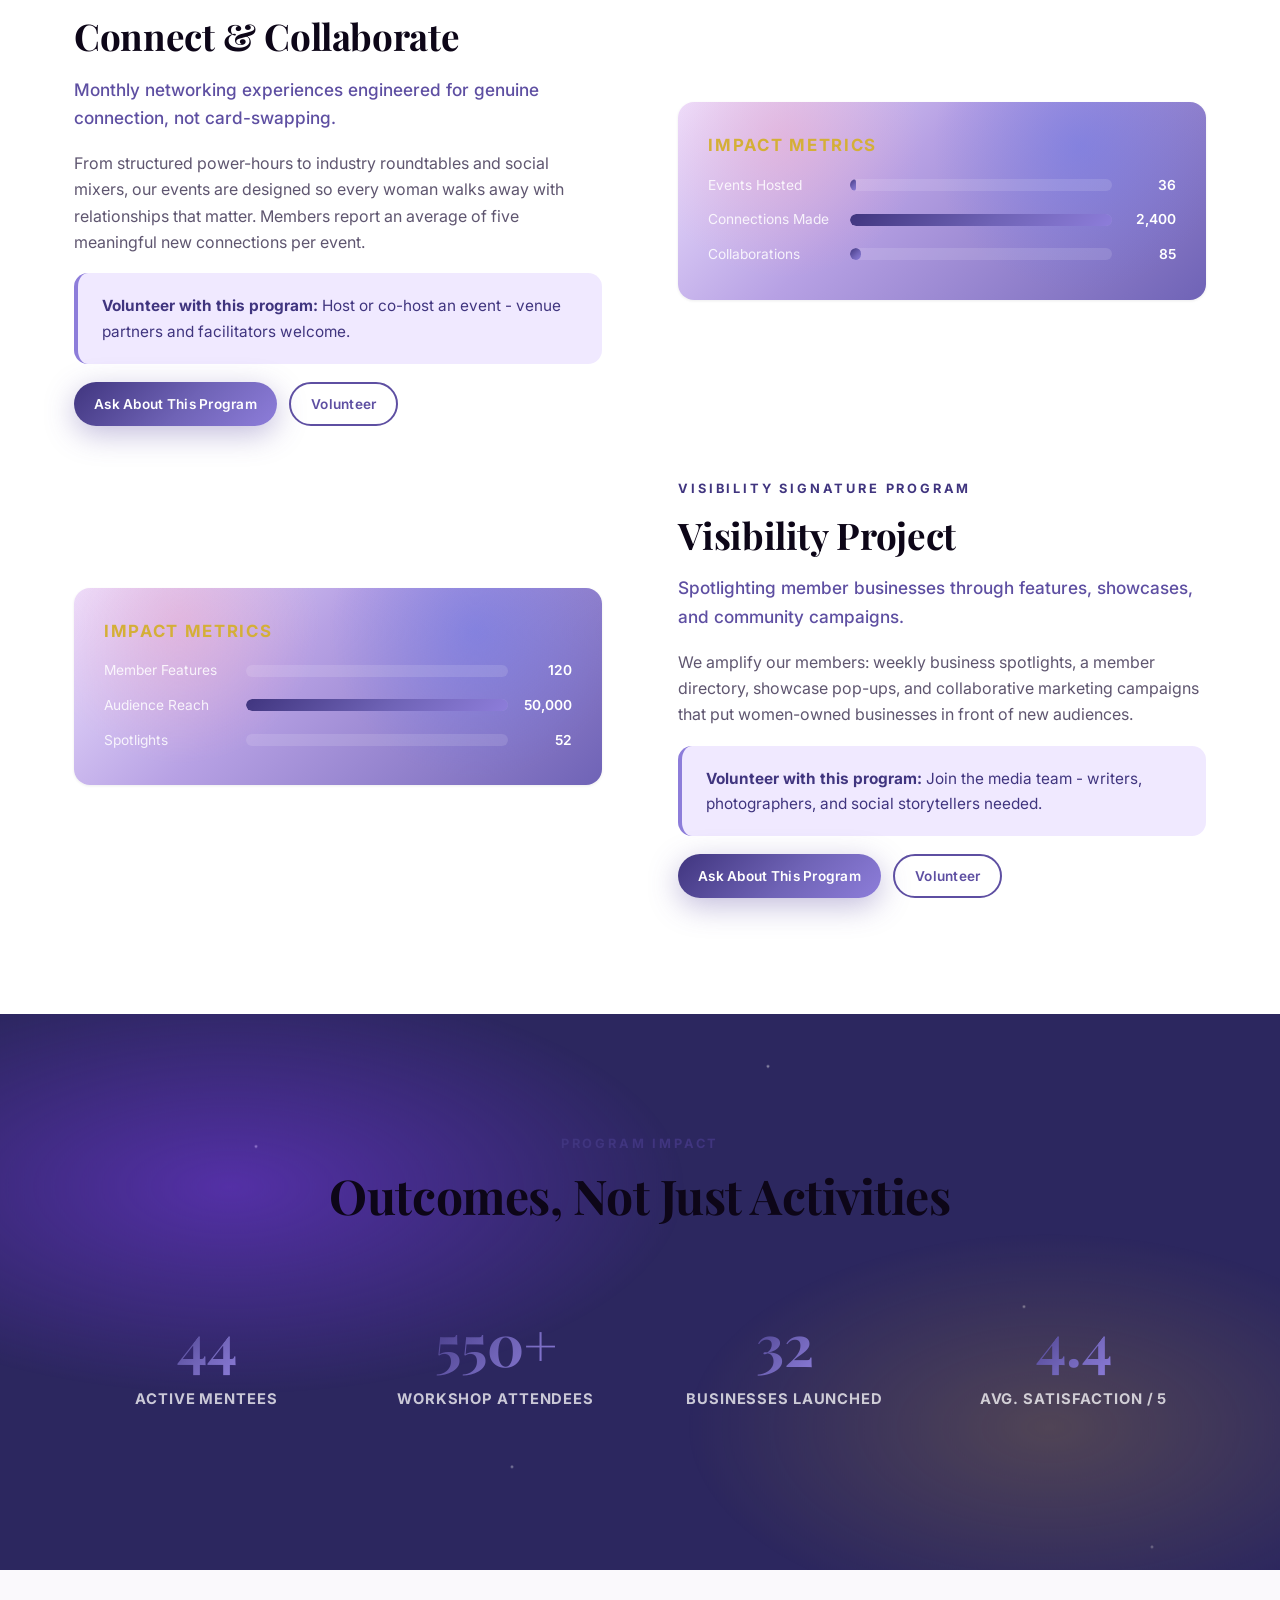
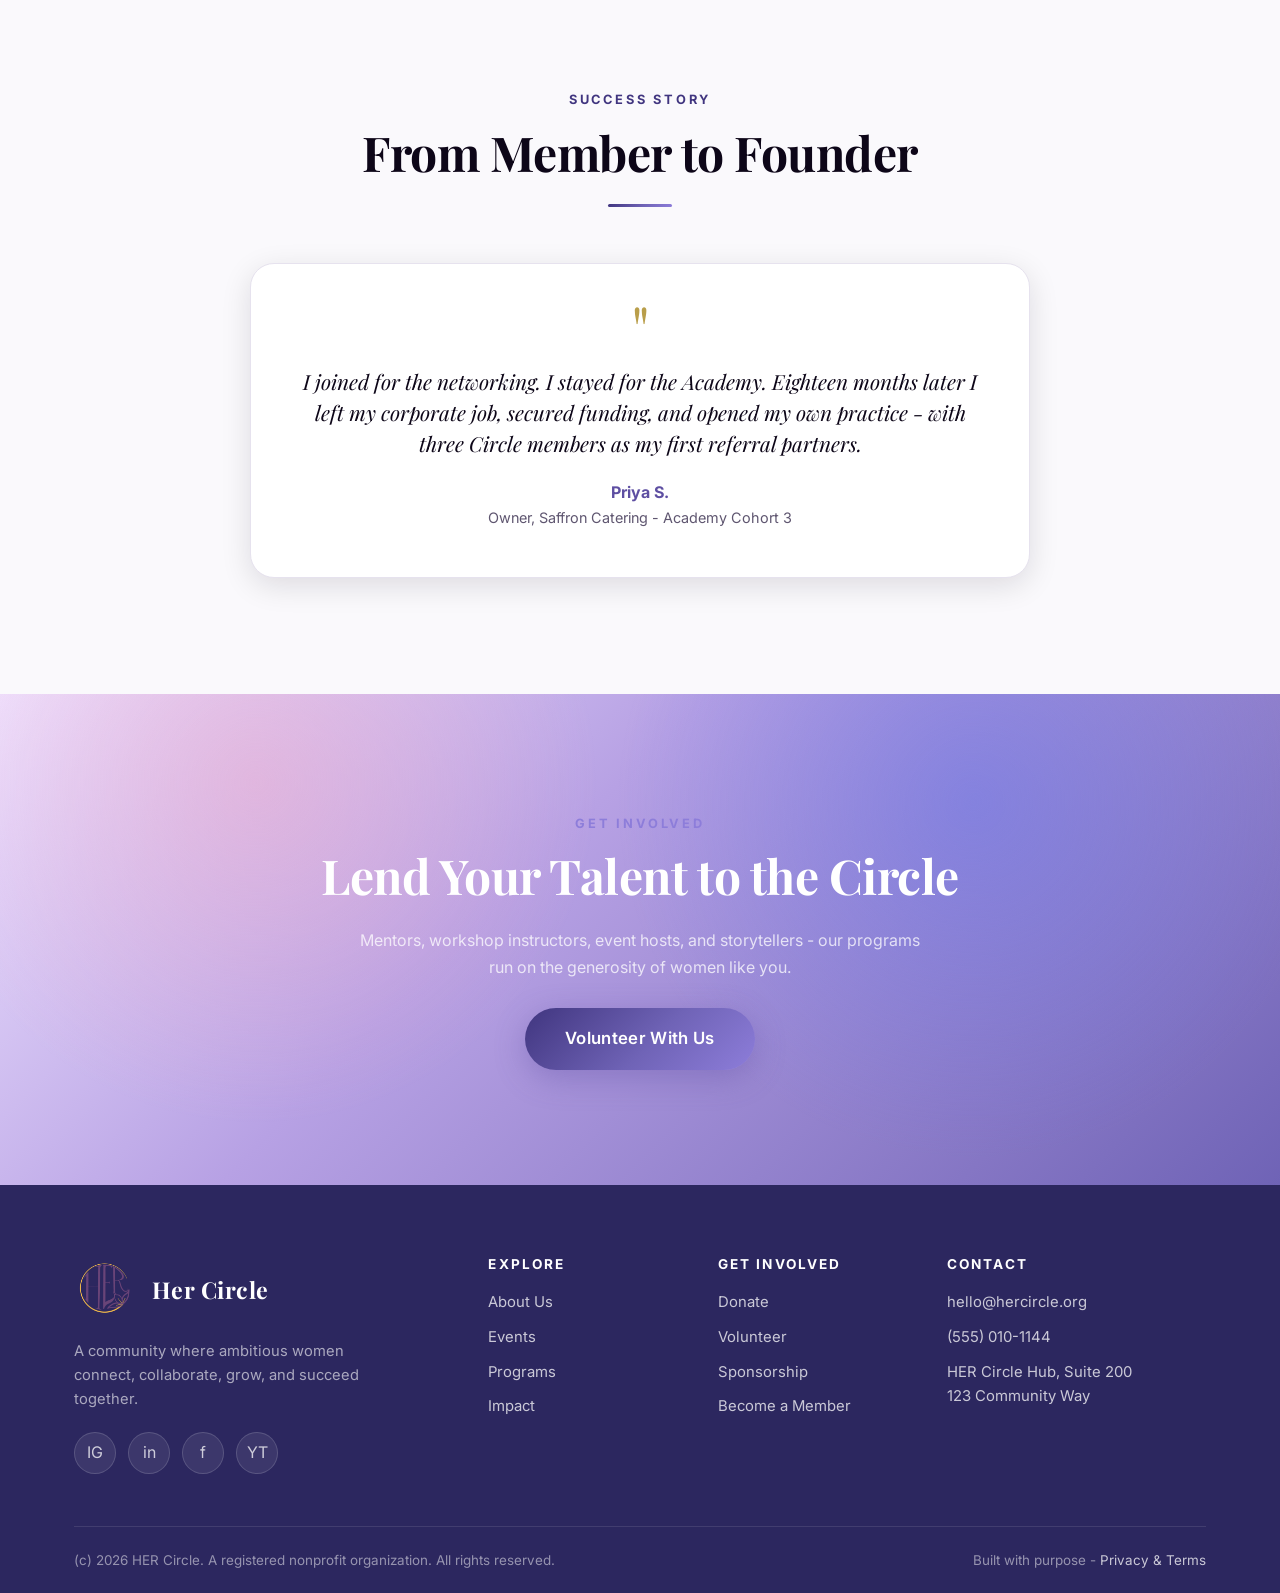
<file: programs.html>
<!DOCTYPE html>
<html lang="en">
<head>
  <meta charset="UTF-8">
  <meta name="viewport" content="width=device-width, initial-scale=1.0">
  <title>Programs - HER Circle</title>
  <meta name="description" content="Explore HER Circle programs: Circle Mentorship, HER Business Academy, Connect & Collaborate networking, and the Visibility Project - plus volunteer opportunities.">
  <meta property="og:title" content="HER Circle Programs">
  <meta property="og:description" content="Mentorship, business education, networking, and visibility programs for ambitious women.">
  <meta name="theme-color" content="#2E1065">
  <link rel="canonical" href="https://hercircle.org/programs.html">
  <link rel="icon" href="data:image/svg+xml,<svg xmlns='http://www.w3.org/2000/svg' viewBox='0 0 100 100'><circle cx='50' cy='50' r='46' fill='%234B1D95'/><circle cx='50' cy='50' r='30' fill='none' stroke='%23D4AF37' stroke-width='7'/></svg>">
  <link rel="preconnect" href="https://fonts.googleapis.com">
  <link rel="preconnect" href="https://fonts.gstatic.com" crossorigin>
  <link href="https://fonts.googleapis.com/css2?family=Playfair+Display:ital,wght@0,500;0,600;0,700;1,500&family=Inter:wght@300;400;500;600;700;800&display=swap" rel="stylesheet">
  <link rel="stylesheet" href="css/styles.css">
</head>
<body>
  <a class="skip-link" href="#main">Skip to main content</a>
  <div id="site-nav"></div>

  <main id="main">
    <section class="page-hero">
      <div class="hero-glow g1" aria-hidden="true"></div>
      <div class="container">
        <span class="hero-kicker hero-up d1">Programs With Purpose</span>
        <h1 class="hero-up d2">Designed to Help You <span class="gold-script">Grow &amp; Lead</span></h1>
        <p class="hero-up d3">Four signature programs that turn ambition into momentum - through mentorship, education, connection, and visibility.</p>
      </div>
    </section>

    <section class="section">
      <div class="container">
        <div id="programs-list" style="display:grid; gap:48px"></div>
      </div>
    </section>

    <section class="section parallax" aria-label="Program impact">
      <div class="px-layer" aria-hidden="true"></div>
      <div class="container" style="position:relative">
        <div class="section-head reveal">
          <span class="kicker">Program Impact</span>
          <h2>Outcomes, Not Just Activities</h2>
        </div>
        <div class="stats-grid">
          <div class="stat reveal"><span class="num" data-count="48">0</span><span class="label">Active Mentees</span></div>
          <div class="stat reveal" data-delay="1"><span class="num" data-count="600" data-suffix="+">0</span><span class="label">Workshop Attendees</span></div>
          <div class="stat reveal" data-delay="2"><span class="num" data-count="35">0</span><span class="label">Businesses Launched</span></div>
          <div class="stat reveal" data-delay="3"><span class="num" data-count="4.8">0</span><span class="label">Avg. Satisfaction / 5</span></div>
        </div>
      </div>
    </section>

    <section class="section section-tint">
      <div class="container">
        <div class="section-head reveal">
          <span class="kicker">Success Story</span>
          <h2>From Member to Founder</h2>
          <div class="gold-rule"></div>
        </div>
        <div class="form-card reveal" data-delay="1" style="max-width:780px; margin:0 auto; text-align:center">
          <span class="carousel-quote-mark" style="color:var(--gold-dark)" aria-hidden="true">"</span>
          <blockquote style="font-family:var(--font-display); font-size:1.3rem; font-style:italic; line-height:1.5; margin:0 0 20px; color:var(--ink)">
            I joined for the networking. I stayed for the Academy. Eighteen months later I left my corporate job,
            secured funding, and opened my own practice - with three Circle members as my first referral partners.
          </blockquote>
          <div style="color:var(--purple); font-weight:700">Priya S.</div>
          <div style="color:var(--gray-600); font-size:.9rem">Owner, Saffron Catering - Academy Cohort 3</div>
        </div>
      </div>
    </section>

    <section class="section section-dark cta-band">
      <div class="container">
        <div class="reveal">
          <span class="kicker">Get Involved</span>
          <h2>Lend Your Talent to the Circle</h2>
          <p style="color:rgba(255,255,255,.75); max-width:560px; margin:0 auto 28px">
            Mentors, workshop instructors, event hosts, and storytellers - our programs run on the generosity of women like you.
          </p>
          <a class="btn btn-purple btn-lg" href="support.html#volunteer">Volunteer With Us</a>
        </div>
      </div>
    </section>
  </main>

  <div id="site-footer"></div>
  <script src="js/data.js"></script>
  <script src="js/auth.js"></script>
  <script src="js/main.js"></script>
  <script>
    document.addEventListener("DOMContentLoaded", async () => {
      await HCDB.ready;
      const programs = HCDB.get("programs");
      const metricLabels = {
        mentees: "Active Mentees", completion: "% Completion", satisfaction: "Satisfaction / 5",
        workshops: "Workshops Held", attendees: "Attendees", launched: "Businesses Launched",
        events: "Events Hosted", connections: "Connections Made", collaborations: "Collaborations",
        features: "Member Features", reach: "Audience Reach", spotlights: "Spotlights"
      };
      document.getElementById("programs-list").innerHTML = programs.map((p, i) => `
        <article class="split reveal" id="${p.id}" style="${i % 2 ? "direction:rtl" : ""}">
          <div style="direction:ltr">
            <span class="kicker">${HC.esc(p.icon)} Signature Program</span>
            <h2 style="font-size:clamp(1.7rem,3vw,2.3rem)">${HC.esc(p.title)}</h2>
            <p style="font-size:1.08rem; color:var(--purple); font-weight:500">${HC.esc(p.tagline)}</p>
            <p style="color:var(--gray-600)">${HC.esc(p.description)}</p>
            <div class="impact-calc-result" style="margin:18px 0">
              <strong>Volunteer with this program:</strong> ${HC.esc(p.volunteer)}
            </div>
            <div style="display:flex; gap:12px; flex-wrap:wrap">
              <a class="btn btn-purple btn-sm" href="contact.html?interest=${encodeURIComponent(p.title)}">Ask About This Program</a>
              <a class="btn btn-outline btn-sm" href="support.html#volunteer">Volunteer</a>
            </div>
          </div>
          <div class="card" style="direction:ltr; background:var(--grad-hero); border:0; color:#fff">
            <h3 style="color:var(--gold); font-size:1.05rem; letter-spacing:.1em; text-transform:uppercase; font-family:var(--font-body); font-weight:700">Impact Metrics</h3>
            <div class="bar-chart" style="margin-top:18px">
              ${Object.entries(p.impact).map(([k, v]) => {
                const max = Math.max(...Object.values(p.impact));
                return `<div class="bc-row" style="color:rgba(255,255,255,.85)">
                  <span>${metricLabels[k] || k}</span>
                  <div class="bc-track" style="background:rgba(255,255,255,.12)"><div class="bc-fill gold" data-w="${Math.round(v / max * 100)}"></div></div>
                  <span class="bc-val" style="color:#fff">${v.toLocaleString()}</span>
                </div>`;
              }).join("")}
            </div>
          </div>
        </article>`).join("");
      HC.initReveals();

      // Animate metric bars on scroll
      const io = new IntersectionObserver(entries => entries.forEach(e => {
        if (e.isIntersecting) {
          e.target.querySelectorAll(".bc-fill").forEach(f => f.style.width = f.dataset.w + "%");
          io.unobserve(e.target);
        }
      }), { threshold: .3 });
      document.querySelectorAll(".bar-chart").forEach(b => io.observe(b));
    });
  </script>
</body>
</html>
</file>
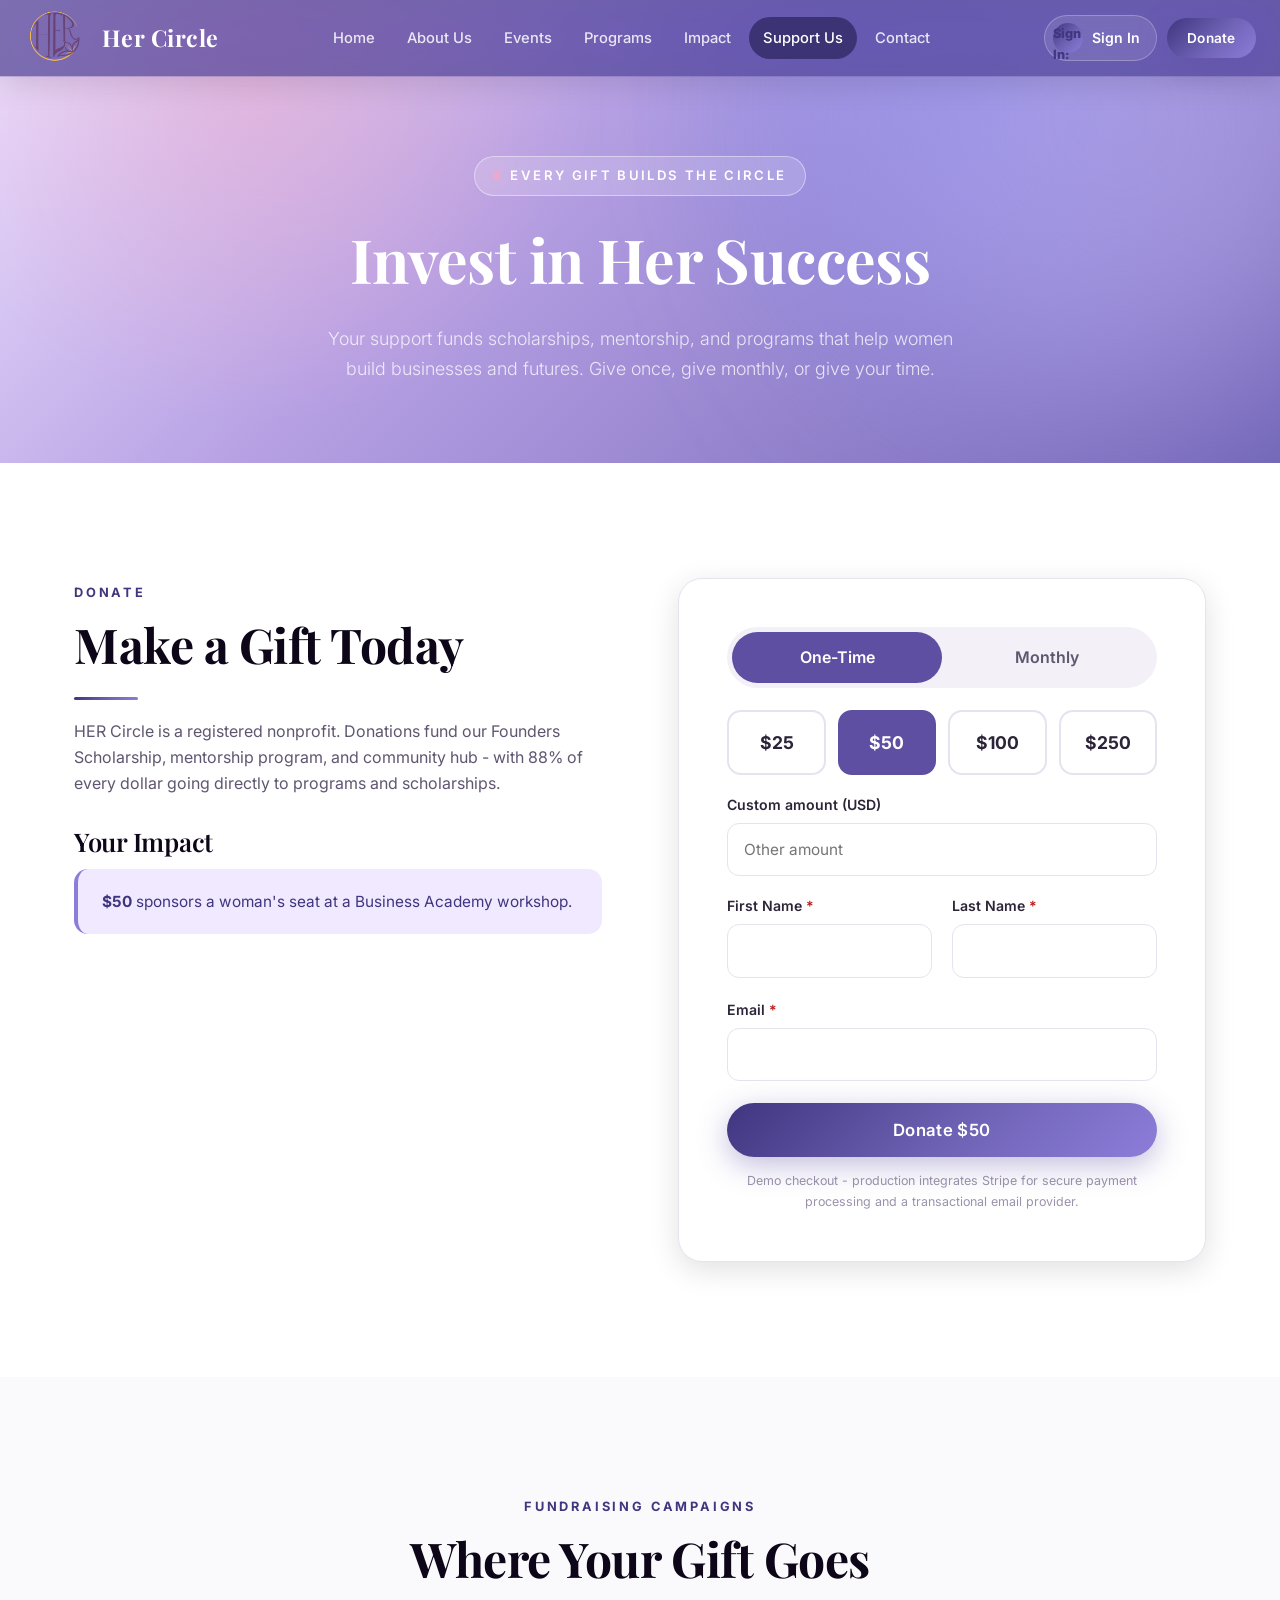
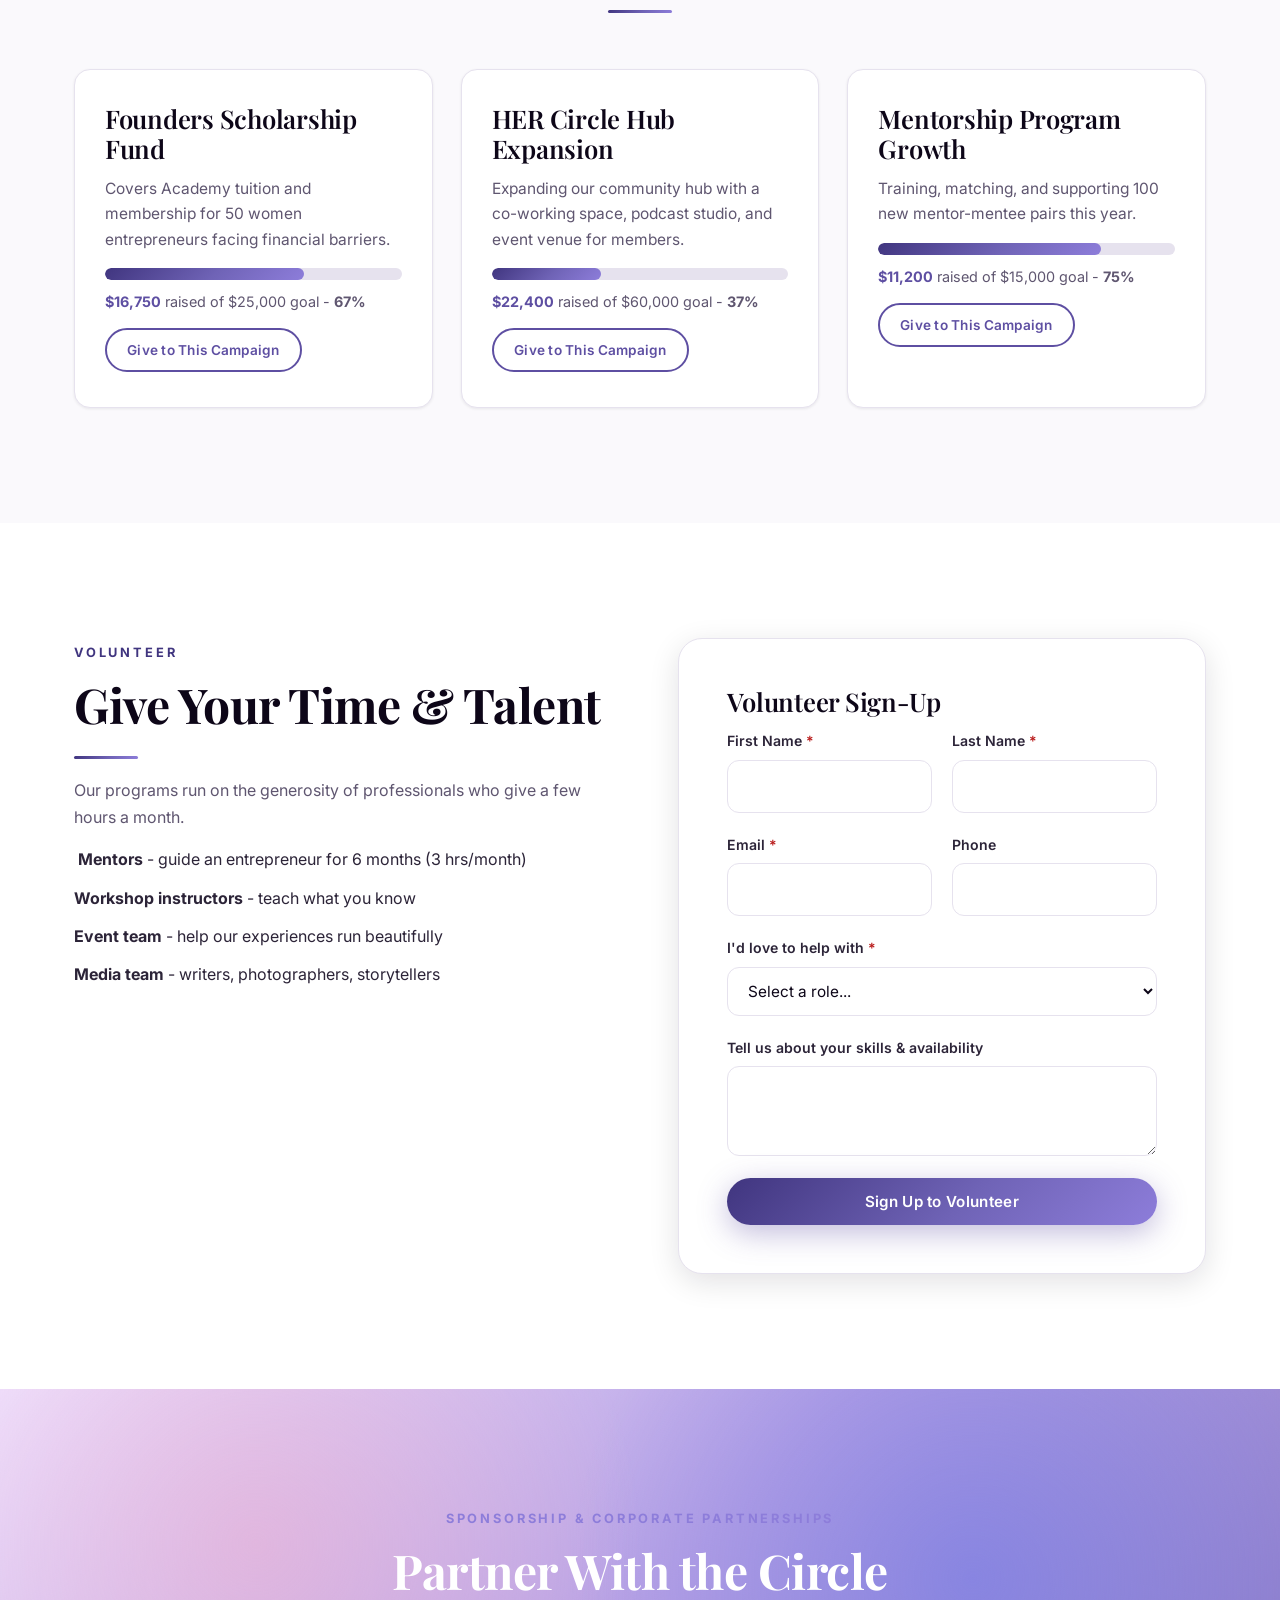
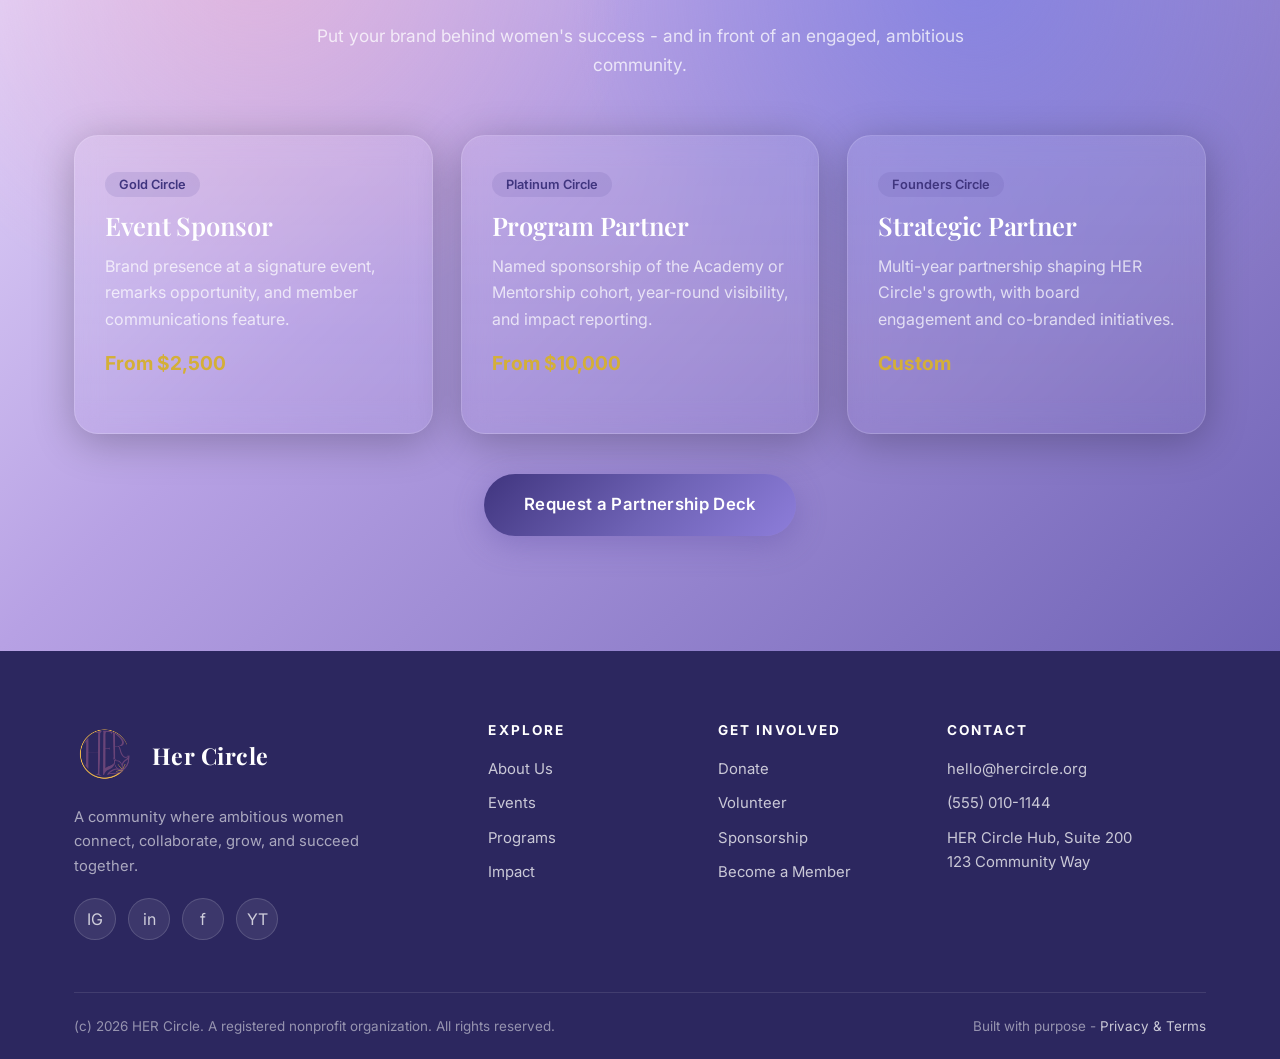
<file: support.html>
<!DOCTYPE html>
<html lang="en">
<head>
  <meta charset="UTF-8">
  <meta name="viewport" content="width=device-width, initial-scale=1.0">
  <title>Support Us - HER Circle</title>
  <meta name="description" content="Support HER Circle: donate once or monthly, volunteer your time, sponsor an event, or become a corporate partner. See exactly what your gift makes possible.">
  <meta property="og:title" content="Support HER Circle">
  <meta property="og:description" content="Donate, volunteer, or partner with us to empower ambitious women.">
  <meta name="theme-color" content="#2E1065">
  <link rel="canonical" href="https://hercircle.org/support.html">
  <link rel="icon" href="data:image/svg+xml,<svg xmlns='http://www.w3.org/2000/svg' viewBox='0 0 100 100'><circle cx='50' cy='50' r='46' fill='%234B1D95'/><circle cx='50' cy='50' r='30' fill='none' stroke='%23D4AF37' stroke-width='7'/></svg>">
  <link rel="preconnect" href="https://fonts.googleapis.com">
  <link rel="preconnect" href="https://fonts.gstatic.com" crossorigin>
  <link href="https://fonts.googleapis.com/css2?family=Playfair+Display:ital,wght@0,500;0,600;0,700;1,500&family=Inter:wght@300;400;500;600;700;800&display=swap" rel="stylesheet">
  <link rel="stylesheet" href="css/styles.css">
</head>
<body>
  <a class="skip-link" href="#main">Skip to main content</a>
  <div id="site-nav"></div>

  <main id="main">
    <section class="page-hero">
      <div class="hero-glow g1" aria-hidden="true"></div>
      <div class="container">
        <span class="hero-kicker hero-up d1">Every Gift Builds the Circle</span>
        <h1 class="hero-up d2">Invest in <span class="gold-script">Her Success</span></h1>
        <p class="hero-up d3">Your support funds scholarships, mentorship, and programs that help women build businesses and futures. Give once, give monthly, or give your time.</p>
      </div>
    </section>

    <!-- Donation -->
    <section class="section" id="donate">
      <div class="container">
        <div class="split" style="align-items:start">
          <div class="reveal">
            <span class="kicker">Donate</span>
            <h2>Make a Gift Today</h2>
            <div class="gold-rule" style="margin-left:0"></div>
            <p style="color:var(--gray-600); margin-top:18px">
              HER Circle is a registered nonprofit. Donations fund our Founders Scholarship,
              mentorship program, and community hub - with 88% of every dollar going directly
              to programs and scholarships.
            </p>
            <h3 style="margin-top:30px">Your Impact</h3>
            <div class="impact-calc-result" id="impact-calc" aria-live="polite">
              Select an amount to see what your gift makes possible.
            </div>
          </div>

          <form class="form-card reveal" data-delay="1" id="donate-form" novalidate>
            <div class="freq-toggle" role="group" aria-label="Donation frequency">
              <button type="button" data-freq="once" aria-pressed="true">One-Time</button>
              <button type="button" data-freq="monthly" aria-pressed="false">Monthly</button>
            </div>
            <div class="donate-amounts" role="group" aria-label="Donation amount">
              <button type="button" data-amount="25">$25</button>
              <button type="button" data-amount="50" aria-pressed="true">$50</button>
              <button type="button" data-amount="100">$100</button>
              <button type="button" data-amount="250">$250</button>
            </div>
            <div class="field" style="margin-bottom:18px">
              <label for="custom-amount">Custom amount (USD)</label>
              <input id="custom-amount" type="number" min="1" step="1" placeholder="Other amount">
            </div>
            <div class="form-grid">
              <div class="field"><label for="don-first">First Name <span class="req">*</span></label><input id="don-first" required autocomplete="given-name"><span class="error-msg">Required.</span></div>
              <div class="field"><label for="don-last">Last Name <span class="req">*</span></label><input id="don-last" required autocomplete="family-name"><span class="error-msg">Required.</span></div>
              <div class="field full"><label for="don-email">Email <span class="req">*</span></label><input id="don-email" type="email" required autocomplete="email"><span class="error-msg">Valid email required.</span></div>
            </div>
            <div class="form-success" id="donate-success" role="status"></div>
            <button class="btn btn-purple btn-lg" type="submit" style="width:100%; margin-top:22px" id="donate-btn">Donate $50</button>
            <p class="hint" style="font-size:.78rem; color:var(--gray-400); text-align:center; margin:14px 0 0">
              Demo checkout - production integrates Stripe for secure payment processing and a transactional email provider.
            </p>
          </form>
        </div>
      </div>
    </section>

    <!-- Campaigns -->
    <section class="section section-tint" id="campaigns">
      <div class="container">
        <div class="section-head reveal">
          <span class="kicker">Fundraising Campaigns</span>
          <h2>Where Your Gift Goes</h2>
          <div class="gold-rule"></div>
        </div>
        <div class="grid grid-3" id="campaigns-list"></div>
      </div>
    </section>

    <!-- Volunteer -->
    <section class="section" id="volunteer">
      <div class="container">
        <div class="split" style="align-items:start">
          <div class="reveal">
            <span class="kicker">Volunteer</span>
            <h2>Give Your Time &amp; Talent</h2>
            <div class="gold-rule" style="margin-left:0"></div>
            <p style="color:var(--gray-600); margin-top:18px">Our programs run on the generosity of professionals who give a few hours a month.</p>
            <ul style="list-style:none; padding:0; display:grid; gap:12px; color:var(--gray-800)">
              <li> &nbsp;<strong>Mentors</strong> - guide an entrepreneur for 6 months (3 hrs/month)</li>
              <li><strong>Workshop instructors</strong> - teach what you know</li>
              <li><strong>Event team</strong> - help our experiences run beautifully</li>
              <li><strong>Media team</strong> - writers, photographers, storytellers</li>
            </ul>
          </div>
          <form class="form-card reveal" data-delay="1" id="volunteer-form" novalidate>
            <h3>Volunteer Sign-Up</h3>
            <div class="form-grid">
              <div class="field"><label for="vol-first">First Name <span class="req">*</span></label><input id="vol-first" required autocomplete="given-name"><span class="error-msg">Required.</span></div>
              <div class="field"><label for="vol-last">Last Name <span class="req">*</span></label><input id="vol-last" required autocomplete="family-name"><span class="error-msg">Required.</span></div>
              <div class="field"><label for="vol-email">Email <span class="req">*</span></label><input id="vol-email" type="email" required autocomplete="email"><span class="error-msg">Valid email required.</span></div>
              <div class="field"><label for="vol-phone">Phone</label><input id="vol-phone" type="tel" autocomplete="tel"></div>
              <div class="field full">
                <label for="vol-role">I'd love to help with <span class="req">*</span></label>
                <select id="vol-role" required>
                  <option value="">Select a role...</option>
                  <option>Mentorship</option>
                  <option>Workshop Instruction</option>
                  <option>Event Support</option>
                  <option>Media & Storytelling</option>
                  <option>Wherever I'm needed</option>
                </select>
                <span class="error-msg">Please choose a role.</span>
              </div>
              <div class="field full"><label for="vol-notes">Tell us about your skills &amp; availability</label><textarea id="vol-notes" style="min-height:90px"></textarea></div>
            </div>
            <div class="form-success" id="volunteer-success" role="status"></div>
            <button class="btn btn-purple" type="submit" style="width:100%; margin-top:22px">Sign Up to Volunteer</button>
          </form>
        </div>
      </div>
    </section>

    <!-- Sponsorship -->
    <section class="section section-dark" id="sponsor">
      <div class="px-layer" aria-hidden="true"></div>
      <div class="container" style="position:relative">
        <div class="section-head reveal">
          <span class="kicker">Sponsorship &amp; Corporate Partnerships</span>
          <h2>Partner With the Circle</h2>
          <p>Put your brand behind women's success - and in front of an engaged, ambitious community.</p>
        </div>
        <div class="grid grid-3">
          <div class="glass reveal">
            <span class="tag gold">Gold Circle</span>
            <h3 style="margin-top:14px">Event Sponsor</h3>
            <p>Brand presence at a signature event, remarks opportunity, and member communications feature.</p>
            <p style="color:var(--gold); font-weight:700; font-size:1.2rem">From $2,500</p>
          </div>
          <div class="glass reveal" data-delay="1">
            <span class="tag gold">Platinum Circle</span>
            <h3 style="margin-top:14px">Program Partner</h3>
            <p>Named sponsorship of the Academy or Mentorship cohort, year-round visibility, and impact reporting.</p>
            <p style="color:var(--gold); font-weight:700; font-size:1.2rem">From $10,000</p>
          </div>
          <div class="glass reveal" data-delay="2">
            <span class="tag gold">Founders Circle</span>
            <h3 style="margin-top:14px">Strategic Partner</h3>
            <p>Multi-year partnership shaping HER Circle's growth, with board engagement and co-branded initiatives.</p>
            <p style="color:var(--gold); font-weight:700; font-size:1.2rem">Custom</p>
          </div>
        </div>
        <div style="text-align:center; margin-top:40px" class="reveal">
          <a class="btn btn-purple btn-lg" href="contact.html?interest=Sponsorship">Request a Partnership Deck</a>
        </div>
      </div>
    </section>
  </main>

  <div id="site-footer"></div>
  <script src="js/data.js"></script>
  <script src="js/auth.js"></script>
  <script src="js/main.js"></script>
  <script>
    document.addEventListener("DOMContentLoaded", async () => {
      await HCDB.ready;
      const validEmail = e => /^[^\s@]+@[^\s@]+\.[^\s@]+$/.test(e);

      /* ----- Donation widget ----- */
      let amount = 50, freq = "once";
      const donBtn = document.getElementById("donate-btn");
      const calc = document.getElementById("impact-calc");
      const IMPACT = [
        [25, "covers one member's workshop materials for a session"],
        [50, "sponsors a woman's seat at a Business Academy workshop"],
        [100, "funds a month of mentorship matching and support for one pair"],
        [250, "provides a partial Founders Scholarship toward membership and Academy tuition"],
        [500, "funds a full Founders Scholarship for one aspiring entrepreneur"],
        [1000, "underwrites an entire community workshop for 30 women"]
      ];
      function updateWidget() {
        const label = freq === "monthly" ? `/month` : "";
        donBtn.textContent = `Donate $${amount.toLocaleString()}${label}`;
        let tier = IMPACT[0];
        for (const t of IMPACT) if (amount >= t[0]) tier = t;
        const yearly = freq === "monthly" ? ` Over a year, that's <strong>$${(amount * 12).toLocaleString()}</strong> of sustained impact.` : "";
        calc.innerHTML = `<strong>$${amount.toLocaleString()}${label}</strong> ${tier[1]}.${yearly}`;
      }
      document.querySelectorAll(".freq-toggle button").forEach(b => b.addEventListener("click", () => {
        freq = b.dataset.freq;
        document.querySelectorAll(".freq-toggle button").forEach(x => x.setAttribute("aria-pressed", String(x === b)));
        updateWidget();
      }));
      document.querySelectorAll(".donate-amounts button").forEach(b => b.addEventListener("click", () => {
        amount = parseInt(b.dataset.amount, 10);
        document.getElementById("custom-amount").value = "";
        document.querySelectorAll(".donate-amounts button").forEach(x => x.setAttribute("aria-pressed", String(x === b)));
        updateWidget();
      }));
      document.getElementById("custom-amount").addEventListener("input", e => {
        const v = parseInt(e.target.value, 10);
        if (v > 0) {
          amount = v;
          document.querySelectorAll(".donate-amounts button").forEach(x => x.setAttribute("aria-pressed", "false"));
          updateWidget();
        }
      });
      updateWidget();

      document.getElementById("donate-form").addEventListener("submit", e => {
        e.preventDefault();
        const f = id => document.getElementById(id);
        let ok = true;
        [["don-first", v => v], ["don-last", v => v], ["don-email", validEmail]].forEach(([id, test]) => {
          const field = f(id).closest(".field");
          field.classList.toggle("invalid", !test(f(id).value.trim()));
          if (!test(f(id).value.trim())) ok = false;
        });
        if (!ok) return;
        const donation = HCDB.insert("donations", {
          firstName: f("don-first").value.trim(), lastName: f("don-last").value.trim(),
          email: f("don-email").value.trim().toLowerCase(), amount, frequency: freq, campaign: "General Fund"
        });
        HCDB.sendDonationEmails(donation);
        const box = document.getElementById("donate-success");
        box.classList.add("show");
        box.innerHTML = `<strong>Thank you.</strong> Your ${freq === "monthly" ? "monthly " : ""}gift of $${amount.toLocaleString()} has been recorded. A receipt has been emailed to you.`;
        HC.toast("Thank you for your generosity. A receipt has been queued.", "success");
        e.target.reset();
      });

      /* ----- Campaigns ----- */
      const campaigns = HCDB.get("campaigns");
      document.getElementById("campaigns-list").innerHTML = campaigns.map((c, i) => {
        const pct = Math.min(100, Math.round(c.raised / c.goal * 100));
        return `
        <div class="card reveal" data-delay="${i + 1}">
          <h3>${HC.esc(c.title)}</h3>
          <p>${HC.esc(c.description)}</p>
          <div class="campaign-bar" role="progressbar" aria-valuenow="${pct}" aria-valuemin="0" aria-valuemax="100" aria-label="${HC.esc(c.title)} progress"><div class="fill" data-w="${pct}"></div></div>
          <p style="margin-top:10px; font-size:.9rem"><strong style="color:var(--purple)">$${c.raised.toLocaleString()}</strong> raised of $${c.goal.toLocaleString()} goal - <strong>${pct}%</strong></p>
          <a class="btn btn-outline btn-sm" href="#donate">Give to This Campaign</a>
        </div>`;
      }).join("");
      HC.initReveals();
      const io = new IntersectionObserver(entries => entries.forEach(en => {
        if (en.isIntersecting) { en.target.querySelectorAll(".fill").forEach(fl => fl.style.width = fl.dataset.w + "%"); io.unobserve(en.target); }
      }), { threshold: .3 });
      document.querySelectorAll(".campaign-bar").forEach(b => io.observe(b));

      /* ----- Volunteer form ----- */
      document.getElementById("volunteer-form").addEventListener("submit", e => {
        e.preventDefault();
        const f = id => document.getElementById(id);
        let ok = true;
        [["vol-first", v => v], ["vol-last", v => v], ["vol-email", validEmail], ["vol-role", v => v]].forEach(([id, test]) => {
          const field = f(id).closest(".field");
          const bad = !test(f(id).value.trim());
          field.classList.toggle("invalid", bad);
          if (bad) ok = false;
        });
        if (!ok) return;
        HCDB.insert("volunteers", {
          firstName: f("vol-first").value.trim(), lastName: f("vol-last").value.trim(),
          email: f("vol-email").value.trim().toLowerCase(), phone: f("vol-phone").value.trim(),
          role: f("vol-role").value, notes: f("vol-notes").value.trim(), status: "new"
        });
        const box = document.getElementById("volunteer-success");
        box.classList.add("show");
        box.innerHTML = `<strong>Thank you for raising your hand.</strong> Our team will reach out within a few days to find your perfect fit.`;
        HC.toast("Volunteer signup received. Welcome aboard.", "success");
        e.target.reset();
      });
    });
  </script>
</body>
</html>
</file>
<file: css/styles.css>
/* ============================================================
   HER Circle - Design System
   Lavender Space Purple #6F63B6 - Rose Glass #F0A8C8
   ============================================================ */

:root {
  --purple: #5E4FA2;
  --purple-dark: #40357F;
  --purple-deep: #2C275F;
  --purple-light: #8D7DDA;
  --purple-soft: #F0E9FF;
  --glass-lavender: #C7B6F2;
  --glass-rose: #F0A8C8;
  --glass-blue: #6D79E8;
  --gold: #D4AF37;
  --gold-light: #F0D77B;
  --gold-dark: #A8861D;
  --ink: #0d0618;
  --white: #ffffff;
  --gray-50: #faf9fc;
  --gray-100: #f3f1f7;
  --gray-200: #e6e2ee;
  --gray-400: #9b93ab;
  --gray-600: #5f5670;
  --gray-800: #2c2438;

  --grad-hero: radial-gradient(circle at 20% 18%, rgba(240,168,200,.46) 0%, rgba(240,168,200,0) 31%), radial-gradient(circle at 76% 22%, rgba(109,121,232,.52) 0%, rgba(109,121,232,0) 34%), linear-gradient(135deg, #EEE2FF 0%, #B7A1E4 40%, #6F63B6 100%);
  --grad-purple: linear-gradient(135deg, #40357F, #6F63B6 55%, #8D7DDA);
  --grad-gold: linear-gradient(135deg, #D4AF37, #F0D77B 60%, #D4AF37);
  --grad-card: linear-gradient(180deg, rgba(255,255,255,.08), rgba(255,255,255,.02));

  --font-display: "Playfair Display", Georgia, serif;
  --font-body: "Inter", -apple-system, BlinkMacSystemFont, "Segoe UI", sans-serif;

  --shadow-sm: 0 1px 3px rgba(13,6,24,.08);
  --shadow-md: 0 8px 30px rgba(13,6,24,.12);
  --shadow-lg: 0 24px 60px rgba(46,16,101,.22);
  --shadow-gold: 0 8px 30px rgba(95,79,162,.35);
  --shadow-purple: 0 8px 30px rgba(95,79,162,.35);

  --radius: 16px;
  --radius-lg: 24px;
  --nav-h: 76px;
  --ease: cubic-bezier(.22,1,.36,1);
  --container: 1180px;
}

*, *::before, *::after { box-sizing: border-box; }

/* Hide decorative scrollbars while preserving page and panel scrolling. */
html { scrollbar-width: none; }
html::-webkit-scrollbar, body::-webkit-scrollbar, .admin-side::-webkit-scrollbar, .table-wrap::-webkit-scrollbar, .modal::-webkit-scrollbar { display: none; width: 0; height: 0; }
body { -ms-overflow-style: none; }

html { scroll-behavior: smooth; -webkit-text-size-adjust: 100%; }

@media (prefers-reduced-motion: reduce) {
  html { scroll-behavior: auto; }
  *, *::before, *::after { animation-duration: .01ms !important; transition-duration: .01ms !important; }
  .reveal { opacity: 1 !important; transform: none !important; }
}

body {
  margin: 0;
  font-family: var(--font-body);
  font-size: 16px;
  line-height: 1.65;
  color: var(--ink);
  background: var(--white);
  -webkit-font-smoothing: antialiased;
  overflow-x: hidden;
}

img { max-width: 100%; display: block; }
a { color: var(--purple); }

h1,h2,h3,h4 { font-family: var(--font-display); line-height: 1.15; margin: 0 0 .5em; color: var(--ink); letter-spacing: -.01em; }
h1 { font-size: clamp(2.6rem, 6vw, 4.6rem); font-weight: 700; }
h2 { font-size: clamp(2rem, 4vw, 3rem); font-weight: 700; }
h3 { font-size: clamp(1.3rem, 2.2vw, 1.6rem); font-weight: 600; }
p { margin: 0 0 1em; }

.container { max-width: var(--container); margin: 0 auto; padding: 0 24px; }

/* Accessibility */
.skip-link {
  position: absolute; left: -9999px; top: 0; z-index: 2000;
  background: var(--purple-light); color: var(--ink); padding: 12px 20px;
  font-weight: 600; border-radius: 0 0 8px 0;
}
.skip-link:focus { left: 0; }
.sr-only {
  position: absolute; width: 1px; height: 1px; padding: 0; margin: -1px;
  overflow: hidden; clip: rect(0,0,0,0); white-space: nowrap; border: 0;
}
:focus-visible { outline: 3px solid var(--purple-light); outline-offset: 2px; border-radius: 4px; }

/* ============ Navigation ============ */
.nav {
  position: fixed; inset: 0 0 auto 0; height: var(--nav-h); z-index: 1000;
  display: flex; align-items: center;
  transition: background .4s var(--ease), box-shadow .4s var(--ease), backdrop-filter .4s;
  background: rgba(80, 68, 148, .72);
  backdrop-filter: blur(18px) saturate(150%);
  -webkit-backdrop-filter: blur(18px) saturate(150%);
  box-shadow: 0 1px 0 rgba(95,79,162,.25), var(--shadow-md);
}
.nav.scrolled, .nav.solid {
  background: rgba(80, 68, 148, .72);
  backdrop-filter: blur(18px) saturate(150%);
  -webkit-backdrop-filter: blur(18px) saturate(150%);
  box-shadow: 0 1px 0 rgba(95,79,162,.25), var(--shadow-md);
}
.nav-inner {
  width: 100%; max-width: 1320px; margin: 0 auto; padding: 0 24px;
  display: flex; align-items: center; justify-content: space-between; gap: 24px;
}
.nav-logo {
  display: flex; align-items: center; gap: 12px; text-decoration: none;
  font-family: var(--font-display); font-size: 1.45rem; font-weight: 700; color: var(--white);
  letter-spacing: .02em;
}
.nav-logo-img { height: 66px; width: auto; display: block; }
.nav-logo-text { font-family: var(--font-display); font-size: 1.45rem; font-weight: 700; color: var(--white); letter-spacing: .02em; white-space: nowrap; }
.nav-logo .mark {
  width: 40px; height: 40px; border-radius: 50%; flex: none;
  background: var(--grad-purple);
  display: grid; place-items: center;
  color: var(--purple-dark); font-size: 1.05rem; font-weight: 800; font-family: var(--font-body);
  box-shadow: 0 0 0 2px rgba(95,79,162,.35), 0 4px 14px rgba(212,175,55,.4);
}
.nav-logo em { font-style: normal; color: var(--purple-light); }
.nav-links { display: flex; align-items: center; gap: 4px; list-style: none; margin: 0; padding: 0; }
.nav-links a {
  display: block; padding: 9px 14px; border-radius: 99px;
  color: rgba(255,255,255,.85); text-decoration: none; font-size: .92rem; font-weight: 500;
  transition: color .25s, background .25s;
}
.nav-links a:hover { color: var(--white); background: rgba(255,255,255,.1); }
.nav-links a[aria-current="page"] { color: var(--white); background: rgba(44, 39, 95, .75); }
.nav-cta { display: flex; align-items: center; gap: 10px; }

.nav-toggle {
  display: none; background: none; border: 0; cursor: pointer; padding: 10px;
  width: 48px; height: 48px; border-radius: 12px;
}
.nav-toggle span {
  display: block; width: 24px; height: 2px; background: var(--white); margin: 5px auto;
  border-radius: 2px; transition: transform .35s var(--ease), opacity .25s;
}
.nav-toggle[aria-expanded="true"] span:nth-child(1) { transform: translateY(7px) rotate(45deg); }
.nav-toggle[aria-expanded="true"] span:nth-child(2) { opacity: 0; }
.nav-toggle[aria-expanded="true"] span:nth-child(3) { transform: translateY(-7px) rotate(-45deg); }

@media (max-width: 1020px) {
  .nav-toggle { display: block; }
  .nav-links {
    position: fixed; top: var(--nav-h); left: 0; right: 0;
    flex-direction: column; align-items: stretch; gap: 2px; padding: 18px 20px 26px;
    background: rgba(80,68,148,.90); backdrop-filter: blur(20px);
    transform: translateY(-12px); opacity: 0; visibility: hidden; pointer-events: none;
    transition: transform .35s var(--ease), opacity .3s, visibility .3s;
    box-shadow: var(--shadow-lg); border-bottom: 1px solid rgba(95,79,162,.25);
  }
  .nav-links.open { transform: translateY(0); opacity: 1; visibility: visible; pointer-events: auto; }
  .nav-links a { padding: 14px 16px; font-size: 1.05rem; }
  .nav-cta .btn { display: none; }
  .nav-cta .nav-account { display: inline-flex; }
}

/* ============ Buttons ============ */
.btn {
  display: inline-flex; align-items: center; justify-content: center; gap: 8px;
  padding: 14px 30px; border-radius: 99px; border: 0; cursor: pointer;
  font-family: var(--font-body); font-size: .95rem; font-weight: 600; letter-spacing: .02em;
  text-decoration: none; transition: transform .25s var(--ease), box-shadow .25s, background .25s, color .25s;
  will-change: transform;
}
.btn:hover { transform: translateY(-2px); }
.btn:active { transform: translateY(0); }
.btn-gold { background: var(--grad-purple); color: var(--purple-dark); box-shadow: var(--shadow-purple); }
.btn-gold:hover { box-shadow: 0 14px 40px rgba(95,79,162,.5); }
.btn-purple { background: var(--grad-purple); color: var(--white); box-shadow: 0 8px 30px rgba(95,79,162,.38); }
.btn-purple:hover { box-shadow: 0 14px 40px rgba(95,79,162,.5); color: var(--white); }
.btn-ghost { background: rgba(255,255,255,.08); color: var(--white); border: 1px solid rgba(255,255,255,.35); backdrop-filter: blur(8px); }
.btn-ghost:hover { background: rgba(255,255,255,.16); border-color: rgba(255,255,255,.6); }
.btn-outline { background: transparent; color: var(--purple); border: 2px solid var(--purple); }
.btn-outline:hover { background: var(--purple); color: var(--white); }
.btn-sm { padding: 9px 20px; font-size: .85rem; }
.btn-lg { padding: 17px 40px; font-size: 1.05rem; }
.btn[disabled] { opacity: .55; cursor: not-allowed; transform: none !important; }

/* ============ Hero ============ */
.hero {
  position: relative; min-height: 100svh; display: flex; align-items: center;
  background: var(--grad-hero); color: var(--white); overflow: hidden;
  padding: calc(var(--nav-h) + 40px) 0 80px;
}
.hero-sub { min-height: 62svh; padding-bottom: 60px; }
#particles { position: absolute; inset: 0; pointer-events: none; opacity: .45; mix-blend-mode: screen; }
.hero::before {
  content: ""; position: absolute; inset: 0; pointer-events: none;
  background: linear-gradient(115deg, rgba(255,255,255,.28), rgba(255,255,255,0) 38%, rgba(255,255,255,.18) 70%, rgba(255,255,255,0));
  opacity: .7;
}
.hero::after {
  content: ""; position: absolute; inset: auto 0 0; height: 36%; pointer-events: none;
  background: linear-gradient(to top, rgba(255,255,255,.28), transparent);
}
.hero-glow {
  position: absolute; border-radius: 50%; filter: blur(110px); pointer-events: none;
}
.hero-glow.g1 { width: 560px; height: 560px; background: rgba(199,182,242,.48); top: -160px; right: -120px; animation: drift 14s ease-in-out infinite alternate; }
.hero-glow.g2 { width: 420px; height: 420px; background: rgba(240,168,200,.32); bottom: -140px; left: -100px; animation: drift 18s ease-in-out infinite alternate-reverse; }
@keyframes drift { from { transform: translate(0,0) scale(1); } to { transform: translate(50px,40px) scale(1.12); } }

.hero-content { position: relative; z-index: 2; max-width: 980px; }
.hero-opener {
  position: relative; width: min(100%, 920px); aspect-ratio: 16 / 7; overflow: hidden;
  margin: 0 0 34px; border: 1px solid rgba(255,255,255,.58); border-radius: 30px;
  background: linear-gradient(135deg, rgba(239,226,255,.78), rgba(183,161,228,.62) 48%, rgba(109,121,232,.46));
  box-shadow: 0 28px 80px rgba(64,53,127,.28), inset 0 1px 0 rgba(255,255,255,.72);
  isolation: isolate;
}
.hero-opener-video, .hero-opener-fallback { position: absolute; inset: 0; width: 100%; height: 100%; }
.hero-opener-video { object-fit: cover; z-index: 2; }
.hero-opener-video.is-unavailable { opacity: 0; pointer-events: none; }
.hero-opener-fallback {
  z-index: 1; display: grid; place-items: center;
  background: radial-gradient(circle at 32% 28%, rgba(255,255,255,.58), rgba(255,255,255,0) 27%),
    radial-gradient(circle at 72% 58%, rgba(240,168,200,.42), rgba(240,168,200,0) 30%),
    linear-gradient(135deg, #E9DDFB, #B8A3E3 55%, #7468BE);
}
.hero-opener-copy {
  position: absolute; left: clamp(22px, 5vw, 54px); bottom: clamp(20px, 4vw, 42px); z-index: 3;
  color: var(--white); text-transform: uppercase; letter-spacing: .24em; font-size: clamp(.82rem, 1.35vw, 1.08rem);
  font-weight: 800; text-shadow: 0 3px 18px rgba(64,53,127,.45);
}
.glass-ring { position: absolute; border-radius: 50%; border: 18px solid rgba(255,255,255,.34); filter: drop-shadow(0 18px 28px rgba(64,53,127,.2)); }
.ring-primary { width: 34%; aspect-ratio: 1; border-color: rgba(255,255,255,.52) rgba(109,121,232,.52) rgba(240,168,200,.62) rgba(255,255,255,.42); animation: ringFloat 9s ease-in-out infinite alternate; }
.ring-secondary { width: 54%; aspect-ratio: 1; border-color: rgba(240,168,200,.42) rgba(255,255,255,.2) rgba(109,121,232,.55) rgba(255,255,255,.28); transform: rotate(-24deg); animation: ringFloat 11s ease-in-out infinite alternate-reverse; }
.glass-orb { position: absolute; width: 44px; height: 44px; border-radius: 50%; background: radial-gradient(circle at 30% 25%, rgba(255,255,255,.9), rgba(240,168,200,.7) 42%, rgba(109,121,232,.62)); box-shadow: inset 0 0 12px rgba(255,255,255,.55), 0 16px 30px rgba(64,53,127,.18); }
.orb-one { left: 22%; top: 25%; } .orb-two { right: 22%; top: 28%; width: 34px; height: 34px; } .orb-three { right: 34%; bottom: 18%; width: 52px; height: 52px; }
@keyframes ringFloat { from { transform: translateY(10px) rotate(-8deg); } to { transform: translateY(-12px) rotate(14deg); } }
.hero h1 { color: var(--white); margin-bottom: 24px; text-shadow: 0 4px 28px rgba(64,53,127,.26); }
.hero h1 .gold-script { color: var(--white); font-style: italic; text-shadow: 0 0 24px rgba(240,168,200,.78); }
.hero-kicker {
  display: inline-flex; align-items: center; gap: 10px;
  padding: 8px 18px; border-radius: 99px; margin-bottom: 28px;
  background: rgba(255,255,255,.16); border: 1px solid rgba(255,255,255,.42);
  color: var(--white); font-size: .82rem; font-weight: 600; letter-spacing: .18em; text-transform: uppercase;
}
.hero-kicker::before { content: ""; width: 7px; height: 7px; border-radius: 50%; background: var(--glass-rose); box-shadow: 0 0 14px var(--glass-rose); animation: pulse 2.2s infinite; }
@keyframes pulse { 0%,100% { opacity: 1; transform: scale(1); } 50% { opacity: .5; transform: scale(.7); } }
.hero-lead { font-size: clamp(1.05rem, 1.8vw, 1.3rem); color: rgba(255,255,255,.9); max-width: 680px; margin-bottom: 40px; font-weight: 300; }
.hero-actions { display: flex; flex-wrap: wrap; gap: 16px; }
.hero-scroll {
  position: absolute; bottom: 34px; left: 50%; transform: translateX(-50%); z-index: 2;
  color: rgba(255,255,255,.6); font-size: .75rem; letter-spacing: .25em; text-transform: uppercase;
  text-decoration: none; display: flex; flex-direction: column; align-items: center; gap: 10px;
}
.hero-scroll::after {
  content: ""; width: 1px; height: 44px;
  background: linear-gradient(to bottom, var(--purple-light), transparent);
  animation: scrollHint 2s var(--ease) infinite;
}
@keyframes scrollHint { 0% { transform: scaleY(0); transform-origin: top; } 50% { transform: scaleY(1); transform-origin: top; } 51% { transform-origin: bottom; } 100% { transform: scaleY(0); transform-origin: bottom; } }

/* Entrance animations */
.hero-up { opacity: 0; transform: translateY(36px); animation: heroUp 1s var(--ease) forwards; }
.hero-up.d1 { animation-delay: .15s; } .hero-up.d2 { animation-delay: .3s; }
.hero-up.d3 { animation-delay: .45s; } .hero-up.d4 { animation-delay: .6s; } .hero-up.d5 { animation-delay: .75s; }
@keyframes heroUp { to { opacity: 1; transform: translateY(0); } }

/* ============ Sections ============ */
.section { padding: clamp(72px, 9vw, 120px) 0; position: relative; }
.section-dark { background: var(--grad-hero); color: var(--white); }
.section-dark h2, .section-dark h3 { color: var(--white); }
.section-tint { background: var(--gray-50); }
.section-head { max-width: 720px; margin: 0 auto 56px; text-align: center; }
.section-head.left { margin-left: 0; text-align: left; }
.kicker {
  display: inline-block; color: var(--purple-dark); font-size: .8rem; font-weight: 700;
  letter-spacing: .22em; text-transform: uppercase; margin-bottom: 14px;
}
.section-dark .kicker { color: var(--purple-light); }
.section-head p { color: var(--gray-600); font-size: 1.08rem; }
.section-dark .section-head p { color: rgba(255,255,255,.75); }
.gold-rule { width: 64px; height: 3px; background: var(--grad-purple); border-radius: 3px; margin: 18px auto 0; }
.section-head.left .gold-rule { margin-left: 0; }

/* Scroll reveal */
.reveal { opacity: 0; transform: translateY(34px); transition: opacity .8s var(--ease), transform .8s var(--ease); }
.reveal.in { opacity: 1; transform: none; }
.reveal[data-delay="1"] { transition-delay: .1s; } .reveal[data-delay="2"] { transition-delay: .2s; }
.reveal[data-delay="3"] { transition-delay: .3s; } .reveal[data-delay="4"] { transition-delay: .4s; }

/* Parallax band */
.parallax {
  position: relative; overflow: hidden; color: var(--white);
  background: var(--purple-deep);
}
.parallax .px-layer {
  position: absolute; inset: -22% 0; pointer-events: none;
  background:
    radial-gradient(700px 320px at 18% 35%, rgba(124,58,237,.5), transparent 65%),
    radial-gradient(560px 300px at 82% 65%, rgba(212,175,55,.22), transparent 65%),
    radial-gradient(2px 2px at 20% 30%, rgba(255,255,255,.7), transparent 100%),
    radial-gradient(2px 2px at 40% 70%, rgba(255,255,255,.5), transparent 100%),
    radial-gradient(2px 2px at 60% 20%, rgba(255,255,255,.6), transparent 100%),
    radial-gradient(2px 2px at 80% 50%, rgba(255,255,255,.5), transparent 100%),
    radial-gradient(2px 2px at 90% 80%, rgba(255,255,255,.4), transparent 100%),
    radial-gradient(2px 2px at 10% 85%, rgba(255,255,255,.5), transparent 100%);
  will-change: transform;
}

/* ============ Cards & Grids ============ */
.grid { display: grid; gap: 28px; }
.grid-2 { grid-template-columns: repeat(2, 1fr); }
.grid-3 { grid-template-columns: repeat(3, 1fr); }
.grid-4 { grid-template-columns: repeat(4, 1fr); }
@media (max-width: 980px) { .grid-3, .grid-4 { grid-template-columns: repeat(2, 1fr); } }
@media (max-width: 640px) { .grid-2, .grid-3, .grid-4 { grid-template-columns: 1fr; } }

.card {
  background: var(--white); border: 1px solid var(--gray-200); border-radius: var(--radius);
  padding: 34px 30px; box-shadow: var(--shadow-sm);
  transition: transform .35s var(--ease), box-shadow .35s var(--ease), border-color .35s;
}
.card:hover { transform: translateY(-6px); box-shadow: var(--shadow-lg); border-color: rgba(95,79,162,.5); }
.card .icon {
  width: 56px; height: 56px; border-radius: 16px; margin-bottom: 20px;
  background: var(--purple-soft); color: var(--purple);
  display: grid; place-items: center; font-size: 1.5rem;
}
.card p { color: var(--gray-600); font-size: .97rem; }

/* Glass card (on dark) */
.glass {
  background: var(--grad-card); border: 1px solid rgba(255,255,255,.14);
  border-radius: var(--radius-lg); backdrop-filter: blur(14px); -webkit-backdrop-filter: blur(14px);
  padding: 34px 30px; box-shadow: 0 8px 40px rgba(0,0,0,.25);
  transition: transform .35s var(--ease), border-color .35s;
}
.glass:hover { transform: translateY(-6px); border-color: rgba(212,175,55,.45); }
.glass p { color: rgba(255,255,255,.72); }

/* ============ Stats ============ */
.stats-grid { display: grid; grid-template-columns: repeat(4, 1fr); gap: 24px; }
@media (max-width: 900px) { .stats-grid { grid-template-columns: repeat(2, 1fr); } }
.stat { text-align: center; padding: 36px 16px; }
.stat .num {
  font-family: var(--font-display); font-size: clamp(2.4rem, 5vw, 3.6rem); font-weight: 700;
  background: var(--grad-purple); -webkit-background-clip: text; background-clip: text; color: transparent;
  line-height: 1;
}
.stat .label { margin-top: 12px; color: rgba(255,255,255,.75); font-size: .92rem; letter-spacing: .06em; text-transform: uppercase; }

/* ============ Event cards ============ */
.event-card {
  display: flex; flex-direction: column; overflow: hidden; padding: 0;
  background: var(--white); border: 1px solid var(--gray-200); border-radius: var(--radius);
  box-shadow: var(--shadow-sm); transition: transform .35s var(--ease), box-shadow .35s var(--ease);
}
.event-card:hover { transform: translateY(-6px); box-shadow: var(--shadow-lg); }
.event-banner {
  height: 170px; position: relative; display: flex; align-items: flex-end; padding: 18px;
  background: var(--grad-purple); color: var(--white);
}
.event-banner.cat-networking { background: linear-gradient(135deg, #4B1D95, #7C3AED); }
.event-banner.cat-workshop { background: linear-gradient(135deg, #2E1065, #4B1D95); }
.event-banner.cat-gala { background: linear-gradient(135deg, #1a0a3c, #6D28D9 70%, #D4AF37 160%); }
.event-banner.cat-mentorship { background: linear-gradient(135deg, #5B21B6, #A78BFA); }
.event-banner.cat-conference { background: linear-gradient(135deg, #3B0764, #9333EA); }
.event-banner::after {
  content: ""; position: absolute; inset: 0;
  background: radial-gradient(380px 160px at 85% 0%, rgba(95,79,162,.35), transparent 70%);
}
.event-date-badge {
  position: absolute; top: 16px; left: 16px; z-index: 1;
  background: rgba(255,255,255,.94); color: var(--purple-dark); border-radius: 12px;
  padding: 8px 14px; text-align: center; line-height: 1.1; box-shadow: var(--shadow-md);
}
.event-date-badge .d { font-size: 1.45rem; font-weight: 800; display: block; }
.event-date-badge .m { font-size: .7rem; font-weight: 700; letter-spacing: .12em; text-transform: uppercase; }
.event-cat-chip {
  position: relative; z-index: 1;
  background: rgba(212,175,55,.92); color: var(--purple-dark); font-size: .72rem; font-weight: 700;
  letter-spacing: .1em; text-transform: uppercase; padding: 5px 12px; border-radius: 99px;
}
.event-body { padding: 24px; display: flex; flex-direction: column; flex: 1; gap: 4px; }
.event-body h3 { margin-bottom: 6px; font-size: 1.25rem; }
.event-meta { display: flex; flex-wrap: wrap; gap: 6px 16px; color: var(--gray-600); font-size: .88rem; margin-bottom: 12px; }
.event-meta span { display: inline-flex; align-items: center; gap: 6px; }
.event-desc { color: var(--gray-600); font-size: .93rem; flex: 1; }
.event-foot { display: flex; align-items: center; justify-content: space-between; gap: 12px; margin-top: 16px; }
.capacity { flex: 1; }
.capacity .bar { height: 6px; background: var(--gray-200); border-radius: 6px; overflow: hidden; }
.capacity .fill { height: 100%; background: var(--grad-purple); border-radius: 6px; transition: width 1s var(--ease); }
.capacity .cap-label { font-size: .76rem; color: var(--gray-600); margin-top: 5px; }
.capacity.full .fill { background: #b91c1c; }

/* Filters toolbar */
.toolbar { display: flex; flex-wrap: wrap; gap: 14px; align-items: center; margin-bottom: 40px; }
.toolbar input[type="search"], .toolbar select {
  padding: 12px 18px; border-radius: 12px; border: 1.5px solid var(--gray-200);
  font: inherit; font-size: .95rem; background: var(--white); color: var(--ink); min-width: 200px;
}
.toolbar input[type="search"] { flex: 1; min-width: 240px; }
.toolbar input:focus, .toolbar select:focus { border-color: var(--purple); outline: none; box-shadow: 0 0 0 4px rgba(75,29,149,.12); }
.chip-row { display: flex; flex-wrap: wrap; gap: 10px; }
.chip {
  padding: 8px 18px; border-radius: 99px; border: 1.5px solid var(--gray-200); background: var(--white);
  font: inherit; font-size: .85rem; font-weight: 600; color: var(--gray-600); cursor: pointer;
  transition: all .25s;
}
.chip:hover { border-color: var(--purple); color: var(--purple); }
.chip[aria-pressed="true"] { background: var(--purple); border-color: var(--purple); color: var(--white); }

/* ============ Forms ============ */
.form-grid { display: grid; grid-template-columns: 1fr 1fr; gap: 20px; }
@media (max-width: 640px) { .form-grid { grid-template-columns: 1fr; } }
.field { display: flex; flex-direction: column; gap: 7px; }
.field.full { grid-column: 1 / -1; }
.field label { font-size: .88rem; font-weight: 600; color: var(--gray-800); }
.field label .req { color: #b91c1c; }
.field input, .field select, .field textarea {
  padding: 13px 16px; border-radius: 12px; border: 1.5px solid var(--gray-200);
  font: inherit; font-size: .96rem; background: var(--white); color: var(--ink);
  transition: border-color .25s, box-shadow .25s; width: 100%;
}
.field textarea { resize: vertical; min-height: 130px; }
.field input:focus, .field select:focus, .field textarea:focus {
  border-color: var(--purple); outline: none; box-shadow: 0 0 0 4px rgba(75,29,149,.12);
}
.field .error-msg { color: #b91c1c; font-size: .82rem; display: none; }
.field.invalid input, .field.invalid textarea, .field.invalid select { border-color: #b91c1c; }
.field.invalid .error-msg { display: block; }
.field .hint { font-size: .8rem; color: var(--gray-400); }

.form-card {
  background: var(--white); border: 1px solid var(--gray-200); border-radius: var(--radius-lg);
  padding: clamp(28px, 4vw, 48px); box-shadow: var(--shadow-md);
}

.form-success {
  background: #f0fdf4; border: 1.5px solid #86efac; color: #166534;
  padding: 18px 22px; border-radius: 14px; font-weight: 500; display: none;
}
.form-success.show { display: block; animation: heroUp .5s var(--ease); }

/* ============ Carousel ============ */
.carousel { position: relative; }
.carousel-track { overflow: hidden; border-radius: var(--radius-lg); }
.carousel-slides { display: flex; transition: transform .65s var(--ease); }
.carousel-slide { flex: 0 0 100%; padding: clamp(36px, 5vw, 64px); text-align: center; }
.carousel-slide blockquote {
  margin: 0 auto 26px; max-width: 760px;
  font-family: var(--font-display); font-size: clamp(1.2rem, 2.4vw, 1.7rem); font-style: italic;
  line-height: 1.5; color: var(--white);
}
.carousel-slide .who { color: var(--purple-light); font-weight: 600; }
.carousel-slide .role { color: rgba(255,255,255,.6); font-size: .88rem; }
.carousel-quote-mark { font-family: var(--font-display); font-size: 4rem; line-height: .5; color: var(--purple-light); opacity: .8; display: block; margin-bottom: 22px; }
.carousel-nav { display: flex; justify-content: center; gap: 10px; margin-top: 28px; }
.carousel-dot {
  width: 10px; height: 10px; border-radius: 99px; border: 0; padding: 0; cursor: pointer;
  background: rgba(255,255,255,.3); transition: all .35s var(--ease);
}
.carousel-dot[aria-current="true"] { width: 32px; background: var(--purple-light); }
.carousel-arrow {
  position: absolute; top: 50%; transform: translateY(-50%); z-index: 2;
  width: 48px; height: 48px; border-radius: 50%; border: 1px solid rgba(255,255,255,.3);
  background: rgba(255,255,255,.08); color: var(--white); font-size: 1.2rem; cursor: pointer;
  backdrop-filter: blur(8px); transition: all .25s; display: grid; place-items: center;
}
.carousel-arrow:hover { background: var(--purple-light); color: var(--purple-dark); border-color: var(--purple-light); }
.carousel-arrow.prev { left: -8px; } .carousel-arrow.next { right: -8px; }
@media (max-width: 720px) { .carousel-arrow { display: none; } }

/* ============ Timeline ============ */
.timeline { position: relative; max-width: 820px; margin: 0 auto; padding-left: 0; list-style: none; }
.timeline::before {
  content: ""; position: absolute; left: 24px; top: 8px; bottom: 8px; width: 2px;
  background: linear-gradient(to bottom, var(--purple-light), var(--purple-light));
}
.timeline li { position: relative; padding: 0 0 44px 76px; }
.timeline li:last-child { padding-bottom: 0; }
.timeline .dot {
  position: absolute; left: 13px; top: 4px; width: 24px; height: 24px; border-radius: 50%;
  background: var(--grad-purple); border: 4px solid var(--white); box-shadow: 0 0 0 2px var(--purple-light);
}
.section-tint .timeline .dot { border-color: var(--gray-50); }
.timeline .year { font-family: var(--font-display); font-weight: 700; color: var(--purple); font-size: 1.2rem; }
.timeline p { color: var(--gray-600); margin: 6px 0 0; }

/* ============ Team ============ */
.team-card { text-align: center; padding: 40px 28px; }
.team-avatar {
  width: 110px; height: 110px; border-radius: 50%; margin: 0 auto 22px;
  background: var(--grad-purple); color: var(--white);
  display: grid; place-items: center; font-family: var(--font-display); font-size: 2rem; font-weight: 700;
  box-shadow: 0 0 0 4px var(--white), 0 0 0 6px var(--purple-light), var(--shadow-md);
}
.team-card .role { color: var(--purple-dark); font-weight: 600; font-size: .88rem; letter-spacing: .08em; text-transform: uppercase; margin-bottom: 12px; }

/* ============ Logo strip ============ */
.logo-strip { display: flex; flex-wrap: wrap; justify-content: center; gap: 20px 48px; align-items: center; }
.logo-strip .plogo {
  font-family: var(--font-display); font-size: 1.25rem; font-weight: 600; color: var(--gray-400);
  letter-spacing: .04em; padding: 10px 6px; transition: color .3s, transform .3s;
  filter: grayscale(1); cursor: default;
}
.logo-strip .plogo:hover { color: var(--purple); filter: none; transform: translateY(-2px); }

/* ============ Newsletter / CTA ============ */
.cta-band { text-align: center; }
.newsletter-form { display: flex; gap: 12px; max-width: 520px; margin: 26px auto 0; }
.newsletter-form input {
  flex: 1; padding: 15px 22px; border-radius: 99px; border: 1.5px solid rgba(255,255,255,.3);
  background: rgba(255,255,255,.1); color: var(--white); font: inherit; backdrop-filter: blur(8px);
}
.newsletter-form input::placeholder { color: rgba(255,255,255,.55); }
.newsletter-form input:focus { outline: none; border-color: var(--purple-light); box-shadow: 0 0 0 4px rgba(95,79,162,.2); }
@media (max-width: 560px) { .newsletter-form { flex-direction: column; } }

/* ============ Footer ============ */
.footer { background: var(--purple-deep); color: rgba(255,255,255,.75); padding: 72px 0 0; }
.footer a { color: rgba(255,255,255,.75); text-decoration: none; transition: color .25s; }
.footer a:hover { color: var(--purple-light); }
.footer-grid { display: grid; grid-template-columns: 2fr 1fr 1fr 1.4fr; gap: 44px; padding-bottom: 52px; }
@media (max-width: 900px) { .footer-grid { grid-template-columns: 1fr 1fr; } }
@media (max-width: 560px) { .footer-grid { grid-template-columns: 1fr; } }
.footer h4 { color: var(--white); font-family: var(--font-body); font-size: .85rem; font-weight: 700; letter-spacing: .16em; text-transform: uppercase; margin-bottom: 18px; }
.footer ul { list-style: none; margin: 0; padding: 0; display: grid; gap: 10px; font-size: .93rem; }
.footer-brand .nav-logo { font-size: 1.35rem; margin-bottom: 16px; }
.footer-brand p { font-size: .92rem; max-width: 320px; color: rgba(255,255,255,.6); }
.social-row { display: flex; gap: 12px; margin-top: 20px; }
.social-row a {
  width: 42px; height: 42px; border-radius: 50%; display: grid; place-items: center;
  background: rgba(255,255,255,.08); border: 1px solid rgba(255,255,255,.15);
  transition: all .3s var(--ease); font-size: 1rem;
}
.social-row a:hover { background: var(--purple-light); color: var(--purple-dark); transform: translateY(-3px); border-color: var(--purple-light); }
.footer-bottom {
  border-top: 1px solid rgba(255,255,255,.1); padding: 22px 0;
  display: flex; flex-wrap: wrap; gap: 12px; justify-content: space-between; align-items: center;
  font-size: .84rem; color: rgba(255,255,255,.5);
}

/* ============ Page hero (interior) ============ */
.page-hero {
  background: var(--grad-hero); color: var(--white); position: relative; overflow: hidden;
  padding: calc(var(--nav-h) + 80px) 0 80px; text-align: center;
}
.page-hero h1 { color: var(--white); font-size: clamp(2.4rem, 5vw, 3.8rem); }
.page-hero p { color: rgba(255,255,255,.78); max-width: 640px; margin: 0 auto; font-size: 1.12rem; font-weight: 300; }

/* ============ Modal ============ */
.modal-backdrop {
  position: fixed; inset: 0; z-index: 1500; background: rgba(13,6,24,.7);
  backdrop-filter: blur(6px); display: none; align-items: center; justify-content: center; padding: 20px;
}
.modal-backdrop.open { display: flex; animation: fadeIn .3s; }
@keyframes fadeIn { from { opacity: 0; } }
.modal {
  background: var(--white); border-radius: var(--radius-lg); max-width: 640px; width: 100%;
  max-height: 88vh; overflow-y: auto; padding: clamp(28px, 4vw, 44px); position: relative;
  animation: modalUp .4s var(--ease); box-shadow: var(--shadow-lg);
}
@keyframes modalUp { from { opacity: 0; transform: translateY(30px) scale(.97); } }
.modal-close {
  position: absolute; top: 18px; right: 18px; width: 40px; height: 40px; border-radius: 50%;
  border: 0; background: var(--gray-100); cursor: pointer; font-size: 1.1rem; color: var(--gray-600);
  transition: all .25s;
}
.modal-close:hover { background: var(--purple); color: var(--white); transform: rotate(90deg); }

/* ============ Toast ============ */
.toast-wrap { position: fixed; bottom: 24px; right: 24px; z-index: 2000; display: grid; gap: 10px; }
.toast {
  background: var(--purple-dark); color: var(--white); padding: 15px 22px; border-radius: 14px;
  box-shadow: var(--shadow-lg); border-left: 4px solid var(--purple-light); font-size: .92rem; max-width: 360px;
  animation: toastIn .45s var(--ease);
}
.toast.success { border-left-color: #22c55e; }
.toast.error { border-left-color: #ef4444; }
@keyframes toastIn { from { opacity: 0; transform: translateX(40px); } }

/* ============ Tables (admin) ============ */
.table-wrap { overflow-x: auto; border: 1px solid var(--gray-200); border-radius: var(--radius); background: var(--white); }
table.data { width: 100%; border-collapse: collapse; font-size: .9rem; min-width: 760px; }
table.data th {
  text-align: left; padding: 14px 16px; background: var(--gray-50); color: var(--gray-800);
  font-size: .76rem; letter-spacing: .08em; text-transform: uppercase; border-bottom: 1.5px solid var(--gray-200);
  cursor: pointer; user-select: none; white-space: nowrap;
}
table.data th .sort-ind { color: var(--purple-dark); margin-left: 4px; }
table.data td { padding: 13px 16px; border-bottom: 1px solid var(--gray-100); vertical-align: middle; }
table.data tbody tr { transition: background .2s; }
table.data tbody tr:hover { background: var(--purple-soft); }
.status-pill {
  display: inline-block; padding: 4px 12px; border-radius: 99px; font-size: .75rem; font-weight: 700;
}
.status-pill.new { background: #dbeafe; color: #1e40af; }
.status-pill.inprogress, .status-pill.contacted { background: #fef3c7; color: #92400e; }
.status-pill.resolved, .status-pill.confirmed, .status-pill.active { background: #dcfce7; color: #166534; }
.status-pill.archived, .status-pill.cancelled { background: var(--gray-100); color: var(--gray-600); }
.status-pill.waitlist { background: #fce7f3; color: #9d174d; }
.status-pill.admin { background: #ede9fe; color: var(--purple); }
.status-pill.coordinator { background: #fef9c3; color: #854d0e; }
.status-pill.user { background: var(--gray-100); color: var(--gray-600); }

/* ============ Admin layout ============ */
.admin-shell { display: grid; grid-template-columns: 248px 1fr; min-height: 100vh; background: var(--gray-50); }
.admin-side {
  background: var(--purple-deep); color: var(--white); padding: 28px 18px;
  display: flex; flex-direction: column; gap: 6px; position: sticky; top: 0; height: 100vh; overflow-y: auto;
}
.admin-side .nav-logo { margin-bottom: 28px; padding: 0 8px; font-size: 1.2rem; }
.admin-side a, .admin-side button.side-link {
  display: flex; align-items: center; gap: 12px; padding: 12px 14px; border-radius: 12px;
  color: rgba(255,255,255,.72); text-decoration: none; font-size: .93rem; font-weight: 500;
  border: 0; background: none; cursor: pointer; font-family: inherit; width: 100%; text-align: left;
  transition: all .25s;
}
.admin-side a:hover, .admin-side button.side-link:hover { background: rgba(255,255,255,.08); color: var(--white); }
.admin-side a.active { background: rgba(95,79,162,.15); color: var(--purple-light); }
.admin-main { padding: 36px clamp(20px, 4vw, 48px); min-width: 0; }
.admin-head { display: flex; flex-wrap: wrap; gap: 16px; align-items: center; justify-content: space-between; margin-bottom: 32px; }
.admin-head h1 { font-size: 1.9rem; margin: 0; }
@media (max-width: 880px) {
  .admin-shell { grid-template-columns: 1fr; }
  .admin-side { position: static; height: auto; flex-direction: row; flex-wrap: wrap; align-items: center; }
  .admin-side .nav-logo { margin: 0 18px 0 0; }
  .admin-side a, .admin-side button.side-link { width: auto; }
}

.kpi-grid { display: grid; grid-template-columns: repeat(4, 1fr); gap: 20px; margin-bottom: 36px; }
@media (max-width: 1100px) { .kpi-grid { grid-template-columns: repeat(2, 1fr); } }
@media (max-width: 560px) { .kpi-grid { grid-template-columns: 1fr; } }
.kpi {
  background: var(--white); border: 1px solid var(--gray-200); border-radius: var(--radius);
  padding: 24px; box-shadow: var(--shadow-sm);
}
.kpi .kpi-label { font-size: .78rem; font-weight: 700; letter-spacing: .1em; text-transform: uppercase; color: var(--gray-400); }
.kpi .kpi-value { font-family: var(--font-display); font-size: 2.2rem; font-weight: 700; color: var(--purple); margin: 6px 0 2px; }
.kpi .kpi-sub { font-size: .82rem; color: var(--gray-600); }
.kpi.gold .kpi-value { background: var(--grad-purple); -webkit-background-clip: text; background-clip: text; color: transparent; }

.bar-chart { display: grid; gap: 12px; }
.bar-chart .bc-row { display: grid; grid-template-columns: 130px 1fr 52px; gap: 12px; align-items: center; font-size: .86rem; }
.bar-chart .bc-track { height: 12px; background: var(--gray-100); border-radius: 8px; overflow: hidden; }
.bar-chart .bc-fill { height: 100%; background: var(--grad-purple); border-radius: 8px; width: 0; transition: width 1.1s var(--ease); }
.bar-chart .bc-fill.gold { background: var(--grad-purple); }
.bar-chart .bc-val { text-align: right; font-weight: 600; color: var(--gray-800); }

.panel {
  background: var(--white); border: 1px solid var(--gray-200); border-radius: var(--radius);
  padding: 28px; box-shadow: var(--shadow-sm); margin-bottom: 28px;
}
.panel h2 { font-size: 1.25rem; margin-bottom: 18px; font-family: var(--font-body); font-weight: 700; }

/* ============ Auth pages ============ */
.auth-wrap {
  min-height: 100vh; display: grid; place-items: center; padding: calc(var(--nav-h) + 30px) 20px 60px;
  background: var(--grad-hero); position: relative; overflow: hidden;
}
.auth-card {
  width: 100%; max-width: 460px; background: rgba(255,255,255,.97); border-radius: var(--radius-lg);
  padding: clamp(30px, 5vw, 46px); box-shadow: var(--shadow-lg); position: relative; z-index: 2;
  animation: modalUp .5s var(--ease);
}
.auth-card h1 { font-size: 1.9rem; text-align: center; }
.demo-credentials {
  margin: 20px 0 24px; padding: 16px; border: 1px solid var(--gray-200); border-radius: var(--radius);
  background: var(--gray-50); color: var(--gray-600); font-size: .88rem;
}
.demo-credentials strong { display: block; color: var(--ink); margin-bottom: 8px; }
.demo-credentials code { color: var(--purple); font-weight: 700; }
.auth-sub { text-align: center; color: var(--gray-600); font-size: .94rem; margin-bottom: 28px; }
.auth-switch { text-align: center; font-size: .9rem; color: var(--gray-600); margin-top: 22px; }
.auth-tabs { display: flex; background: var(--gray-100); border-radius: 99px; padding: 5px; margin-bottom: 28px; }
.auth-tabs button {
  flex: 1; padding: 11px; border: 0; border-radius: 99px; background: none; font: inherit;
  font-weight: 600; font-size: .9rem; color: var(--gray-600); cursor: pointer; transition: all .3s var(--ease);
}
.auth-tabs button[aria-selected="true"] { background: var(--white); color: var(--purple); box-shadow: var(--shadow-sm); }
.pw-strength { height: 5px; border-radius: 5px; background: var(--gray-200); overflow: hidden; margin-top: 4px; }
.pw-strength i { display: block; height: 100%; width: 0; border-radius: 5px; transition: all .4s; }

/* ============ FAQ accordion ============ */
.faq-item { border: 1px solid var(--gray-200); border-radius: 14px; margin-bottom: 14px; background: var(--white); overflow: hidden; }
.faq-item summary {
  padding: 20px 24px; font-weight: 600; cursor: pointer; list-style: none;
  display: flex; justify-content: space-between; align-items: center; gap: 16px; transition: background .25s;
}
.faq-item summary::-webkit-details-marker { display: none; }
.faq-item summary::after { content: "+"; font-size: 1.5rem; color: var(--purple-dark); transition: transform .3s var(--ease); flex: none; }
.faq-item[open] summary::after { transform: rotate(45deg); }
.faq-item summary:hover { background: var(--gray-50); }
.faq-item .faq-body { padding: 0 24px 22px; color: var(--gray-600); font-size: .95rem; }

/* ============ Misc ============ */
.badge-row { display: flex; flex-wrap: wrap; gap: 10px; margin: 14px 0; }
.tag { background: var(--purple-soft); color: var(--purple); padding: 5px 14px; border-radius: 99px; font-size: .8rem; font-weight: 600; }
.tag.gold { background: rgba(95,79,162,.15); color: var(--purple-dark); }

.split { display: grid; grid-template-columns: 1fr 1fr; gap: clamp(36px, 6vw, 80px); align-items: center; }
@media (max-width: 880px) { .split { grid-template-columns: 1fr; } }

.donate-amounts { display: grid; grid-template-columns: repeat(4, 1fr); gap: 12px; margin-bottom: 18px; }
@media (max-width: 560px) { .donate-amounts { grid-template-columns: repeat(2, 1fr); } }
.donate-amounts button {
  padding: 16px 8px; border-radius: 14px; border: 2px solid var(--gray-200); background: var(--white);
  font: inherit; font-size: 1.1rem; font-weight: 700; color: var(--gray-800); cursor: pointer; transition: all .25s;
}
.donate-amounts button:hover { border-color: var(--purple-light); }
.donate-amounts button[aria-pressed="true"] { border-color: var(--purple); background: var(--purple); color: var(--white); }
.freq-toggle { display: flex; background: var(--gray-100); border-radius: 99px; padding: 5px; margin-bottom: 22px; }
.freq-toggle button {
  flex: 1; padding: 12px; border: 0; border-radius: 99px; background: none; font: inherit; font-weight: 600;
  color: var(--gray-600); cursor: pointer; transition: all .3s var(--ease);
}
.freq-toggle button[aria-pressed="true"] { background: var(--purple); color: var(--white); }
.impact-calc-result {
  background: var(--purple-soft); border-radius: 14px; padding: 20px 24px; font-size: .96rem;
  color: var(--purple-dark); border-left: 4px solid var(--purple-light);
}

.progress-ring { display: flex; align-items: center; gap: 18px; }
.campaign-bar { height: 12px; background: var(--gray-200); border-radius: 8px; overflow: hidden; }
.campaign-bar .fill { height: 100%; background: var(--grad-purple); border-radius: 8px; width: 0; transition: width 1.4s var(--ease); }

.map-embed { border: 0; width: 100%; height: 380px; border-radius: var(--radius-lg); box-shadow: var(--shadow-md); }

.empty-state { text-align: center; padding: 60px 20px; color: var(--gray-400); }
.empty-state .big { font-size: 3rem; display: block; margin-bottom: 12px; }

.account-chip {
  display: inline-flex; align-items: center; gap: 9px; padding: 7px 16px 7px 8px; border-radius: 99px;
  background: rgba(255,255,255,.1); border: 1px solid rgba(255,255,255,.25); color: var(--white);
  text-decoration: none; font-size: .88rem; font-weight: 600; transition: all .25s;
}
.account-chip:hover { background: rgba(95,79,162,.2); border-color: var(--purple-light); }
.account-chip .av {
  width: 30px; height: 30px; border-radius: 50%; background: var(--grad-purple); color: var(--purple-dark);
  display: grid; place-items: center; font-size: .8rem; font-weight: 800;
}

@media (max-width: 720px) {
  .hero { padding-top: calc(var(--nav-h) + 24px); }
  .hero-opener { aspect-ratio: 4 / 3; border-radius: 22px; margin-bottom: 26px; }
  .glass-ring { border-width: 12px; }
  .ring-primary { width: 48%; }
  .ring-secondary { width: 76%; }
  .glass-orb { width: 30px; height: 30px; }
  .orb-three { width: 38px; height: 38px; }
}

@media print {
  .nav, .footer, .hero-scroll, .toast-wrap { display: none !important; }
  .section { padding: 24px 0; }
}

/* ============================================================
   Community Feed, Jobs Board, Member Profiles
   ============================================================ */

/* ---- Utility ---- */
.label {
  font-size: .72rem; font-weight: 700; letter-spacing: .09em; text-transform: uppercase;
  color: var(--gray-400); margin-bottom: 8px; display: block;
}

/* ---- Avatar circles ---- */
.avatar-circle {
  width: 48px; height: 48px; border-radius: 50%; flex: none;
  display: flex; align-items: center; justify-content: center;
  overflow: hidden; font-weight: 700; font-size: 1rem; color: var(--white);
  user-select: none;
}
.avatar-circle span { pointer-events: none; }
.avatar-circle img { width: 100%; height: 100%; object-fit: cover; display: block; }
.avatar-circle.lg { width: 96px; height: 96px; font-size: 1.7rem; }
.avatar-circle.sm { width: 42px; height: 42px; font-size: .88rem; }
.avatar-circle.xs { width: 32px; height: 32px; font-size: .75rem; }

/* ---- Feed page layout ---- */
.feed-page {
  padding-top: calc(var(--nav-h) + 28px);
  padding-bottom: 80px;
  min-height: 100vh;
  background: var(--gray-50);
}
.feed-layout {
  display: grid;
  grid-template-columns: 240px 1fr 280px;
  gap: 20px;
  align-items: start;
}
@media (max-width: 1100px) {
  .feed-layout { grid-template-columns: 220px 1fr; }
  .feed-right { display: none; }
}
@media (max-width: 720px) {
  .feed-layout { grid-template-columns: 1fr; }
  .feed-left { display: none; }
}

/* ---- Profile card (left sidebar on feed) ---- */
.profile-card {
  background: var(--white); border: 1px solid var(--gray-200); border-radius: var(--radius);
  overflow: hidden; box-shadow: var(--shadow-sm);
}
.profile-card-cover {
  height: 72px; background: var(--grad-purple);
}
.profile-card-body {
  padding: 0 16px 18px; text-align: center;
}
.profile-card-avatar-wrap {
  display: block; margin: -22px auto 8px; width: 44px; text-decoration: none;
}
.profile-card-name {
  display: block; font-weight: 700; font-size: .95rem; color: var(--ink);
  text-decoration: none; margin-bottom: 2px;
}
.profile-card-name:hover { color: var(--purple); }
.profile-card-headline {
  font-size: .8rem; color: var(--gray-600); margin-bottom: 8px; line-height: 1.4;
}
.profile-card-stats {
  font-size: .8rem; color: var(--purple); font-weight: 600; margin-bottom: 12px;
  padding-top: 8px; border-top: 1px solid var(--gray-100);
}
.feed-quicklinks {
  display: flex; flex-direction: column; gap: 4px; text-align: left; margin-top: 8px;
  padding-top: 8px; border-top: 1px solid var(--gray-100);
}
.feed-quicklinks a {
  font-size: .82rem; color: var(--gray-600); text-decoration: none; padding: 5px 8px; border-radius: 8px;
  transition: background .2s, color .2s;
}
.feed-quicklinks a:hover { background: var(--purple-soft); color: var(--purple); }

/* ---- Create post box ---- */
.create-post-box {
  margin-bottom: 16px; padding: 16px 20px;
}
.create-post-trigger-row {
  display: flex; align-items: center; gap: 12px; margin-bottom: 12px;
}
.create-post-trigger {
  flex: 1; padding: 10px 16px; border: 1.5px solid var(--gray-200); border-radius: 99px;
  background: var(--gray-50); color: var(--gray-400); font-family: var(--font-body); font-size: .93rem;
  cursor: pointer; text-align: left; transition: border-color .2s, background .2s;
}
.create-post-trigger:hover { border-color: var(--purple-light); background: var(--white); }
.create-post-types {
  display: flex; gap: 8px; flex-wrap: wrap;
}
.post-type-btn {
  display: inline-flex; align-items: center; gap: 6px; padding: 7px 16px; border-radius: 99px;
  border: 1.5px solid var(--gray-200); background: none; color: var(--gray-600);
  font-family: var(--font-body); font-size: .85rem; font-weight: 600; cursor: pointer;
  transition: all .2s;
}
.post-type-btn:hover, .post-type-btn.active { border-color: var(--purple); color: var(--purple); background: var(--purple-soft); }

/* ---- Post modal ---- */
.post-modal-overlay {
  position: fixed; inset: 0; background: rgba(13,6,24,.55); z-index: 1100;
  display: flex; align-items: center; justify-content: center; padding: 20px;
  backdrop-filter: blur(4px);
}
.post-modal {
  width: 100%; max-width: 560px; max-height: 92vh; overflow-y: auto;
  animation: modalUp .35s var(--ease);
}
.post-modal-header {
  display: flex; align-items: center; justify-content: space-between; margin-bottom: 20px;
}
.post-modal-header h2 { font-size: 1.2rem; margin: 0; font-family: var(--font-body); font-weight: 700; }
.pm-close-btn {
  position: static; background: none; border: none; font-size: 1.4rem; cursor: pointer;
  color: var(--gray-400); padding: 4px 8px; border-radius: 6px; line-height: 1;
  transition: color .2s, background .2s;
}
.pm-close-btn:hover { background: var(--gray-100); color: var(--ink); }
.post-modal-footer {
  display: flex; justify-content: flex-end; gap: 10px; margin-top: 20px;
  padding-top: 16px; border-top: 1px solid var(--gray-100);
}
.pm-select {
  width: 100%; padding: 10px 14px; border: 1.5px solid var(--gray-200); border-radius: 10px;
  font-family: var(--font-body); font-size: .95rem; background: var(--white);
}
.pm-extra { margin-top: 4px; padding-top: 16px; border-top: 1px solid var(--gray-100); }

/* ---- Feed post cards ---- */
.feed-post {
  background: var(--white); border: 1px solid var(--gray-200); border-radius: var(--radius);
  padding: 20px; margin-bottom: 12px; box-shadow: var(--shadow-sm);
  transition: box-shadow .2s;
}
.feed-post:hover { box-shadow: var(--shadow-md); }
.post-header { display: flex; align-items: flex-start; gap: 12px; margin-bottom: 14px; }
.post-author-avatar { text-decoration: none; flex: none; }
.post-author-info { flex: 1; min-width: 0; }
.post-author-name {
  font-weight: 700; font-size: .95rem; color: var(--ink); text-decoration: none; display: block;
  line-height: 1.2; margin-bottom: 2px;
}
.post-author-name:hover { color: var(--purple); }
.post-author-meta { font-size: .8rem; color: var(--gray-600); line-height: 1.3; }
.post-type-badge {
  display: inline-block; padding: 2px 10px; border-radius: 99px; font-size: .72rem; font-weight: 700;
  vertical-align: middle; margin-left: 4px;
}
.post-type-badge.general { background: var(--purple-soft); color: var(--purple); }
.post-type-badge.job { background: #dbeafe; color: #1e40af; }
.post-type-badge.event { background: #fce7f3; color: #9d174d; }
.post-body { margin-bottom: 12px; }
.post-body p { font-size: .95rem; line-height: 1.6; color: var(--gray-800); margin: 0 0 10px; }
.post-job-card, .post-event-card {
  border: 1.5px solid var(--gray-200); border-radius: 12px; padding: 14px 16px; margin-top: 10px;
  background: var(--gray-50);
}
.post-job-title, .post-event-name { font-weight: 700; font-size: .95rem; margin-bottom: 4px; }
.post-job-company, .post-job-salary, .post-event-meta, .post-event-location {
  font-size: .82rem; color: var(--gray-600); margin-bottom: 4px;
}
.post-stats {
  font-size: .8rem; color: var(--gray-400); padding-bottom: 10px; border-bottom: 1px solid var(--gray-100);
  display: flex; gap: 12px;
}
.post-actions-bar {
  display: flex; gap: 2px; padding-top: 4px;
}
.post-action-btn {
  flex: 1; display: flex; align-items: center; justify-content: center; gap: 6px;
  padding: 8px 12px; border-radius: 8px; border: none; background: none;
  color: var(--gray-600); font-family: var(--font-body); font-size: .85rem; font-weight: 600;
  cursor: pointer; transition: all .2s;
}
.post-action-btn:hover { background: var(--gray-100); color: var(--ink); }
.post-action-btn.liked { color: var(--purple); }

/* ---- Comments ---- */
.post-comments { padding-top: 14px; border-top: 1px solid var(--gray-100); margin-top: 4px; }
.post-comment { display: flex; gap: 10px; margin-bottom: 12px; }
.comment-body { flex: 1; }
.comment-author { font-weight: 700; font-size: .84rem; margin-right: 6px; }
.comment-time { font-size: .75rem; color: var(--gray-400); }
.comment-text { font-size: .88rem; color: var(--gray-800); margin: 2px 0 0; }
.add-comment { display: flex; gap: 8px; margin-top: 10px; align-items: center; }
.comment-input {
  flex: 1; padding: 8px 14px; border: 1.5px solid var(--gray-200); border-radius: 99px;
  font-family: var(--font-body); font-size: .88rem; outline: none; transition: border-color .2s;
}
.comment-input:focus { border-color: var(--purple-light); }

/* ---- People suggestions (sidebar) ---- */
.person-suggestion {
  display: flex; align-items: center; gap: 10px; padding: 10px 0;
  border-bottom: 1px solid var(--gray-100);
}
.person-suggestion:last-child { border-bottom: none; }
.person-suggestion a { text-decoration: none; flex: none; }
.person-info { flex: 1; min-width: 0; }
.person-name {
  font-weight: 700; font-size: .88rem; color: var(--ink); text-decoration: none;
  display: block; white-space: nowrap; overflow: hidden; text-overflow: ellipsis;
}
.person-name:hover { color: var(--purple); }
.person-headline { font-size: .78rem; color: var(--gray-600); white-space: nowrap; overflow: hidden; text-overflow: ellipsis; }
.btn-connect {
  display: inline-flex; align-items: center; padding: 5px 14px; border-radius: 99px; border: 1.5px solid var(--purple);
  background: none; color: var(--purple); font-family: var(--font-body); font-size: .78rem; font-weight: 700;
  cursor: pointer; transition: all .2s; flex: none; white-space: nowrap;
}
.btn-connect:hover { background: var(--purple); color: var(--white); }
.btn-connect.pending { border-color: var(--gray-400); color: var(--gray-400); cursor: default; }
.btn-connect.connected { border-color: #22c55e; color: #166534; cursor: default; }

/* ---- Sidebar section titles ---- */
.panel-section-title {
  font-size: .78rem; font-weight: 700; text-transform: uppercase; letter-spacing: .08em;
  color: var(--gray-400); margin-bottom: 12px;
}
.see-all { font-size: .8rem; color: var(--purple); text-decoration: none; font-weight: 600; }
.see-all:hover { text-decoration: underline; }

/* ---- Job suggestions (sidebar) ---- */
.job-suggestion {
  padding: 10px 0; border-bottom: 1px solid var(--gray-100);
}
.job-suggestion:last-child { border-bottom: none; }
.job-suggestion-title { font-weight: 700; font-size: .9rem; margin-bottom: 2px; }
.job-suggestion-meta { font-size: .8rem; color: var(--gray-600); }

/* ---- Jobs page ---- */
.jobs-page {
  min-height: 100vh; background: var(--gray-50); padding-bottom: 80px;
}
.jobs-layout {
  display: grid; grid-template-columns: 340px 1fr; gap: 20px; align-items: start;
}
@media (max-width: 820px) {
  .jobs-layout { grid-template-columns: 1fr; }
}
.jobs-list-panel { padding: 0; overflow: hidden; }
.jobs-search {
  width: 100%; padding: 14px 18px; border: none; border-bottom: 1.5px solid var(--gray-200);
  font-family: var(--font-body); font-size: .93rem; outline: none; background: var(--gray-50);
  border-radius: 0;
}
.jobs-search:focus { background: var(--white); border-color: var(--purple-light); }
.job-list-item {
  padding: 14px 18px; border-bottom: 1px solid var(--gray-100); cursor: pointer;
  transition: background .15s; outline: none;
}
.job-list-item:hover { background: var(--gray-50); }
.job-list-item.active { background: var(--purple-soft); border-left: 3px solid var(--purple); }
.job-list-title { font-weight: 700; font-size: .93rem; margin-bottom: 2px; }
.job-list-company { font-size: .85rem; color: var(--gray-600); margin-bottom: 2px; }
.job-list-meta { font-size: .78rem; color: var(--gray-400); }

/* ---- Job detail panel ---- */
.job-detail-panel { padding: 28px; }
.job-detail-header { margin-bottom: 20px; }
.job-detail-header h2 { font-size: 1.5rem; font-family: var(--font-body); font-weight: 700; margin-bottom: 4px; }
.job-detail-company { font-size: 1rem; color: var(--gray-600); margin-bottom: 8px; }
.job-detail-poster { font-size: .85rem; color: var(--gray-600); margin-bottom: 10px; }
.job-detail-tags { display: flex; flex-wrap: wrap; gap: 8px; margin-bottom: 16px; }
.job-detail-tag {
  background: var(--purple-soft); color: var(--purple); padding: 4px 14px; border-radius: 99px;
  font-size: .8rem; font-weight: 600;
}
.job-detail-section { margin-bottom: 20px; }
.job-detail-section p { color: var(--gray-800); font-size: .95rem; line-height: 1.7; }
.job-detail-section ul { padding-left: 20px; color: var(--gray-800); font-size: .93rem; line-height: 1.7; }

/* ---- Apply form section ---- */
.apply-form-section {
  background: var(--purple-soft); border-radius: 12px; padding: 20px; margin-bottom: 20px;
}
.apply-cover-letter {
  width: 100%; padding: 12px 14px; border: 1.5px solid var(--gray-200); border-radius: 10px;
  font-family: var(--font-body); font-size: .93rem; resize: vertical; margin-top: 10px;
}

/* ---- Mentor recommendations ---- */
.mentor-recs-section { margin-top: 24px; padding-top: 20px; border-top: 1px solid var(--gray-200); }
.mentor-badge {
  display: inline-block; padding: 2px 10px; border-radius: 99px; font-size: .72rem; font-weight: 700;
  background: var(--grad-purple); color: var(--white); margin-left: 6px; vertical-align: middle;
}
.job-comment { display: flex; gap: 10px; margin-bottom: 14px; }
.job-comment-body { flex: 1; }
.job-comment-author { display: flex; align-items: center; flex-wrap: wrap; gap: 4px; margin-bottom: 2px; }
.job-comment-name { font-weight: 700; font-size: .88rem; }
.job-comment-time { font-size: .75rem; color: var(--gray-400); margin-left: 4px; }
.job-comment-text { font-size: .9rem; color: var(--gray-800); margin: 0; }
.add-job-comment { margin-top: 16px; }
.job-comment-input {
  width: 100%; padding: 10px 14px; border: 1.5px solid var(--gray-200); border-radius: 10px;
  font-family: var(--font-body); font-size: .9rem; resize: vertical; outline: none;
}
.job-comment-input:focus { border-color: var(--purple-light); }

/* ---- Member page ---- */
.member-page {
  min-height: 100vh; background: var(--gray-50); padding-bottom: 80px;
}
.profile-cover {
  height: 160px; background: var(--grad-purple); border-radius: var(--radius) var(--radius) 0 0;
}
.profile-avatar-section {
  padding: 0 28px 24px; background: var(--white);
  border: 1px solid var(--gray-200); border-top: none; border-radius: 0 0 var(--radius) var(--radius);
  box-shadow: var(--shadow-sm); margin-bottom: 24px;
}
.profile-avatar-wrap {
  display: inline-block; margin-top: -52px; margin-bottom: 12px;
}
.profile-meta { }
.profile-member-name { font-size: 1.7rem; margin-bottom: 4px; }
.profile-member-headline { font-size: 1rem; color: var(--gray-600); margin-bottom: 6px; }
.profile-member-bio { font-size: .93rem; color: var(--gray-600); max-width: 560px; line-height: 1.6; margin-bottom: 8px; }
.profile-member-stats { font-size: .88rem; color: var(--purple); font-weight: 600; margin-bottom: 12px; }

/* ---- Profile page avatar upload ---- */
.avatar-upload-wrap { position: relative; display: inline-block; }
.avatar-upload-btn {
  position: absolute; bottom: 2px; right: 2px; width: 28px; height: 28px; border-radius: 50%;
  background: var(--purple); color: var(--white); border: 2px solid var(--white);
  display: flex; align-items: center; justify-content: center; font-size: .8rem; cursor: pointer;
  transition: background .2s; box-shadow: var(--shadow-sm);
}
.avatar-upload-btn:hover { background: var(--purple-dark); }

/* ============================================================
   Community feed — authoritative styles (match js/feed.js output)
   ============================================================ */

/* Avatars (ensure xs exists; base/lg/sm defined above) */
.avatar-circle.xs { width: 30px; height: 30px; font-size: .72rem; }

/* Profile card (left rail) */
.profile-card { background: #fff; border-radius: var(--radius); box-shadow: var(--shadow-sm); overflow: hidden; }
.profile-card-cover { height: 64px; background: var(--grad-purple); }
.profile-card-body { padding: 0 16px 16px; text-align: center; }
.profile-card-avatar-wrap { display: inline-block; margin-top: -38px; }
.profile-card-avatar-wrap .avatar-circle { border: 3px solid #fff; }
.profile-card-name { display: block; margin-top: 8px; font-weight: 700; color: var(--ink); text-decoration: none; font-size: 1.05rem; }
.profile-card-name:hover { color: var(--purple); }
.profile-card-headline { font-size: .82rem; color: var(--gray-600); margin: 4px 0 10px; }
.profile-card-stats { font-size: .8rem; color: var(--gray-600); padding: 10px 0; border-top: 1px solid var(--gray-100); }
.profile-card-stats strong { color: var(--purple); }
.feed-quicklinks { display: flex; flex-direction: column; gap: 2px; margin-top: 10px; text-align: left; }
.feed-quicklinks a { padding: 8px 10px; border-radius: 8px; color: var(--gray-800); text-decoration: none; font-size: .9rem; font-weight: 500; }
.feed-quicklinks a:hover { background: var(--purple-soft); color: var(--purple); }

/* Empty states */
.feed-empty, .jobs-empty, .recs-empty, .job-detail-empty, .suggestions-empty { color: var(--gray-600); font-size: .9rem; padding: 18px; text-align: center; }
.suggestions-empty { padding: 10px 0; }

/* Feed post */
.feed-post { background: #fff; border-radius: var(--radius); box-shadow: var(--shadow-sm); padding: 18px 20px; margin-bottom: 18px; }
.post-header { display: flex; gap: 12px; align-items: flex-start; margin-bottom: 12px; }
.post-author-avatar-link { flex: none; text-decoration: none; }
.post-author-info { flex: 1; min-width: 0; display: flex; flex-direction: column; gap: 1px; }
.post-author-name { font-weight: 700; color: var(--ink); text-decoration: none; font-size: .98rem; }
.post-author-name:hover { color: var(--purple); }
.post-author-headline { font-size: .8rem; color: var(--gray-600); }
.post-author-time { font-size: .76rem; color: var(--gray-400); }
.post-type-meta { flex: none; }
.post-type-badge { display: inline-block; font-size: .68rem; font-weight: 700; letter-spacing: .04em; text-transform: uppercase; padding: 3px 9px; border-radius: 99px; }
.post-type-badge.badge-job { background: var(--purple-soft); color: var(--purple-dark); }
.post-type-badge.badge-event { background: #FCE7F3; color: #9D2463; }
.post-type-badge.badge-general { background: var(--gray-100); color: var(--gray-600); }
.post-body { margin-bottom: 12px; }
.post-content { font-size: .98rem; line-height: 1.55; color: var(--gray-800); white-space: pre-wrap; margin: 0; }

/* Job / event cards inside a post */
.post-job-card, .post-event-card { border: 1.5px solid var(--gray-200); border-radius: 12px; padding: 14px 16px; margin-top: 12px; }
.post-job-title, .post-event-name { font-weight: 700; font-size: 1.02rem; color: var(--ink); }
.post-job-meta, .post-event-meta { display: flex; flex-wrap: wrap; gap: 4px 14px; font-size: .85rem; color: var(--gray-600); margin-top: 4px; }
.post-job-link { margin-top: 10px; }

/* Stats + actions */
.post-stats { display: flex; gap: 14px; font-size: .8rem; color: var(--gray-600); padding: 6px 2px; }
.post-action-bar { display: flex; gap: 4px; border-top: 1px solid var(--gray-100); margin-top: 6px; padding-top: 6px; }
.post-action-btn { flex: 1; display: inline-flex; align-items: center; justify-content: center; gap: 6px; padding: 9px; border: none; background: transparent; border-radius: 8px; color: var(--gray-600); font-weight: 600; font-size: .88rem; cursor: pointer; transition: background .15s; }
.post-action-btn:hover { background: var(--gray-100); }
.post-action-btn.liked, .post-like-btn.liked { color: var(--purple); }
.post-like-count, .post-comment-count { font-weight: 700; }

/* Comments */
.post-comments-section { margin-top: 12px; padding-top: 12px; border-top: 1px solid var(--gray-100); }
.post-comment-item { display: flex; gap: 10px; margin-bottom: 12px; }
.post-comment-avatar { flex: none; text-decoration: none; }
.post-comment-body { background: var(--gray-50); border-radius: 12px; padding: 8px 12px; flex: 1; min-width: 0; }
.post-comment-author { font-weight: 700; font-size: .85rem; color: var(--ink); }
.post-comment-time { font-size: .72rem; color: var(--gray-400); margin-left: 6px; }
.post-comment-text { font-size: .9rem; color: var(--gray-800); margin: 2px 0 0; line-height: 1.45; }
.post-add-comment { display: flex; gap: 8px; align-items: center; }
.comment-input { flex: 1; padding: 9px 14px; border: 1.5px solid var(--gray-200); border-radius: 99px; font-family: inherit; font-size: .9rem; }
.comment-input:focus { outline: none; border-color: var(--purple-light); }
.post-login-prompt { font-size: .85rem; color: var(--gray-600); }
.post-login-prompt a { color: var(--purple); font-weight: 600; }

/* People suggestions */
.people-suggestion { display: flex; align-items: center; gap: 10px; padding: 10px 0; border-bottom: 1px solid var(--gray-100); }
.people-suggestion:last-child { border-bottom: none; }
.suggestion-avatar-link { flex: none; text-decoration: none; }
.suggestion-info { flex: 1; min-width: 0; }
.suggestion-name { display: block; font-weight: 700; font-size: .9rem; color: var(--ink); text-decoration: none; }
.suggestion-name:hover { color: var(--purple); }
.suggestion-headline { display: block; font-size: .76rem; color: var(--gray-600); overflow: hidden; text-overflow: ellipsis; white-space: nowrap; }
.btn-connect { flex: none; padding: 6px 14px; border-radius: 99px; border: 1.5px solid var(--purple); background: transparent; color: var(--purple); font-weight: 600; font-size: .8rem; cursor: pointer; }
.btn-connect:hover { background: var(--purple); color: #fff; }
.btn-connect.pending, .btn.pending { border-color: var(--gray-400); color: var(--gray-600); background: var(--gray-50); cursor: default; }
.btn-connect.connected, .btn.connected { border-color: var(--gray-200); color: var(--gray-400); background: var(--gray-50); cursor: default; }

/* Job suggestions (sidebar) */
.job-suggestion { padding: 10px 0; border-bottom: 1px solid var(--gray-100); }
.job-suggestion:last-child { border-bottom: none; }
.job-suggestion-title { display: block; font-weight: 700; font-size: .9rem; color: var(--ink); }
.job-suggestion-meta { display: block; font-size: .78rem; color: var(--gray-600); margin: 2px 0 6px; }
.job-suggestion-link { margin-top: 4px; }

/* Jobs board list */
.job-list-item { padding: 14px 16px; border-top: 1px solid var(--gray-100); cursor: pointer; transition: background .15s; }
.job-list-item:first-child { border-top: none; }
.job-list-item:hover { background: var(--gray-50); }
.job-list-item.active { background: var(--purple-soft); box-shadow: inset 3px 0 0 var(--purple); }
.job-list-title { font-weight: 700; color: var(--ink); font-size: .95rem; }
.job-list-company { font-size: .85rem; color: var(--purple); font-weight: 600; }
.job-list-location, .job-list-type { display: inline-block; font-size: .76rem; color: var(--gray-600); margin-right: 8px; margin-top: 2px; }

/* Job detail */
.job-detail-header { border-bottom: 1px solid var(--gray-100); padding-bottom: 16px; margin-bottom: 16px; }
.job-detail-title { font-size: 1.6rem; margin: 0 0 4px; font-family: var(--font-display); }
.job-detail-company { color: var(--purple); font-weight: 600; font-size: 1.05rem; }
.job-detail-location { color: var(--gray-600); font-size: .9rem; margin-top: 2px; }
.job-detail-tags { display: flex; flex-wrap: wrap; gap: 8px; margin-top: 12px; }
.job-tag { background: var(--purple-soft); color: var(--purple-dark); font-size: .8rem; font-weight: 600; padding: 4px 12px; border-radius: 99px; }
.job-detail-description { color: var(--gray-800); line-height: 1.6; margin-bottom: 18px; }
.job-detail-description h3, .mentor-recs-section h3 { font-size: 1.05rem; margin: 18px 0 8px; }
.job-requirements { padding-left: 20px; color: var(--gray-800); line-height: 1.7; }

/* Apply section */
.apply-section { margin-top: 22px; padding: 20px; background: var(--purple-soft); border-radius: var(--radius); }
.apply-section h3 { margin: 0 0 12px; }
.cover-letter-input, .rec-input { width: 100%; padding: 12px; border: 1.5px solid var(--gray-200); border-radius: 10px; font-family: inherit; font-size: .92rem; resize: vertical; margin-bottom: 12px; background: #fff; }
.apply-already { color: var(--purple-dark); font-weight: 600; }

/* Mentor recommendations */
.mentor-recs-section { margin-top: 24px; }
.mentor-recs-list { margin-bottom: 16px; }
.mentor-rec-item { display: flex; flex-direction: column; gap: 4px; padding: 14px 0; border-bottom: 1px solid var(--gray-100); }
.mentor-rec-header { display: flex; align-items: center; gap: 8px; flex-wrap: wrap; }
.mentor-rec-author { font-weight: 700; color: var(--ink); font-size: .9rem; }
.mentor-rec-time { font-size: .74rem; color: var(--gray-400); }
.mentor-rec-text { color: var(--gray-800); line-height: 1.55; font-size: .92rem; margin: 0; }
.mentor-badge { display: inline-block; background: var(--grad-purple); color: #fff; font-size: .66rem; font-weight: 700; letter-spacing: .04em; text-transform: uppercase; padding: 2px 9px; border-radius: 99px; }

/* Member profile page */
.member-profile-card { display: flex; gap: 22px; align-items: flex-start; flex-wrap: wrap; background: #fff; border-radius: var(--radius); box-shadow: var(--shadow-sm); padding: 28px; }
.member-profile-avatar .avatar-circle { border: 3px solid var(--purple-soft); }
.member-profile-info { flex: 1; min-width: 220px; }
.member-profile-name { font-size: 1.8rem; margin: 0 0 4px; }
.member-profile-headline { color: var(--gray-600); font-size: 1.05rem; margin: 0 0 8px; }
.member-profile-bio { color: var(--gray-800); line-height: 1.6; margin: 0 0 12px; }
.member-profile-stats { margin-bottom: 14px; }
.member-profile-stat { font-size: .88rem; color: var(--gray-600); }
.member-profile-stat strong { color: var(--purple); }
.job-detail { width: 100%; }
.post-comments-list { margin-bottom: 8px; }
.post-stat { white-space: nowrap; }
</file>
